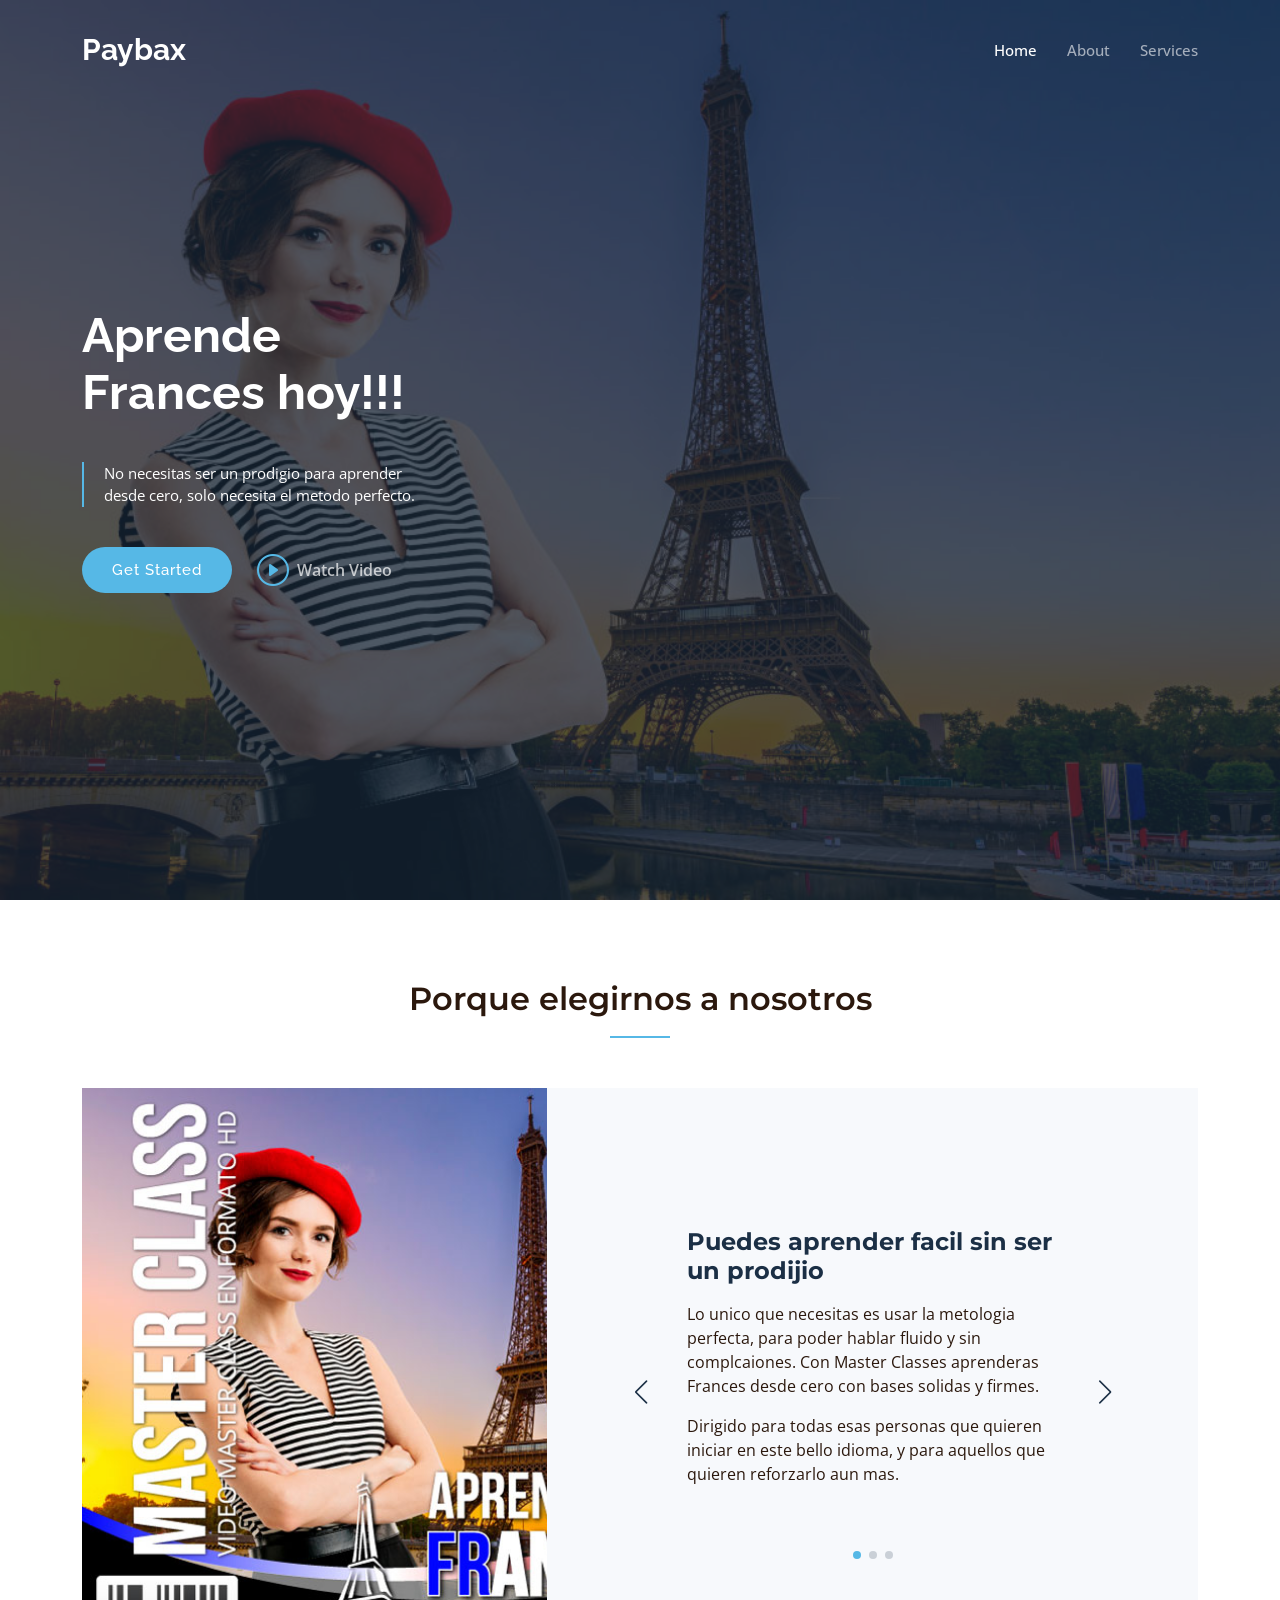
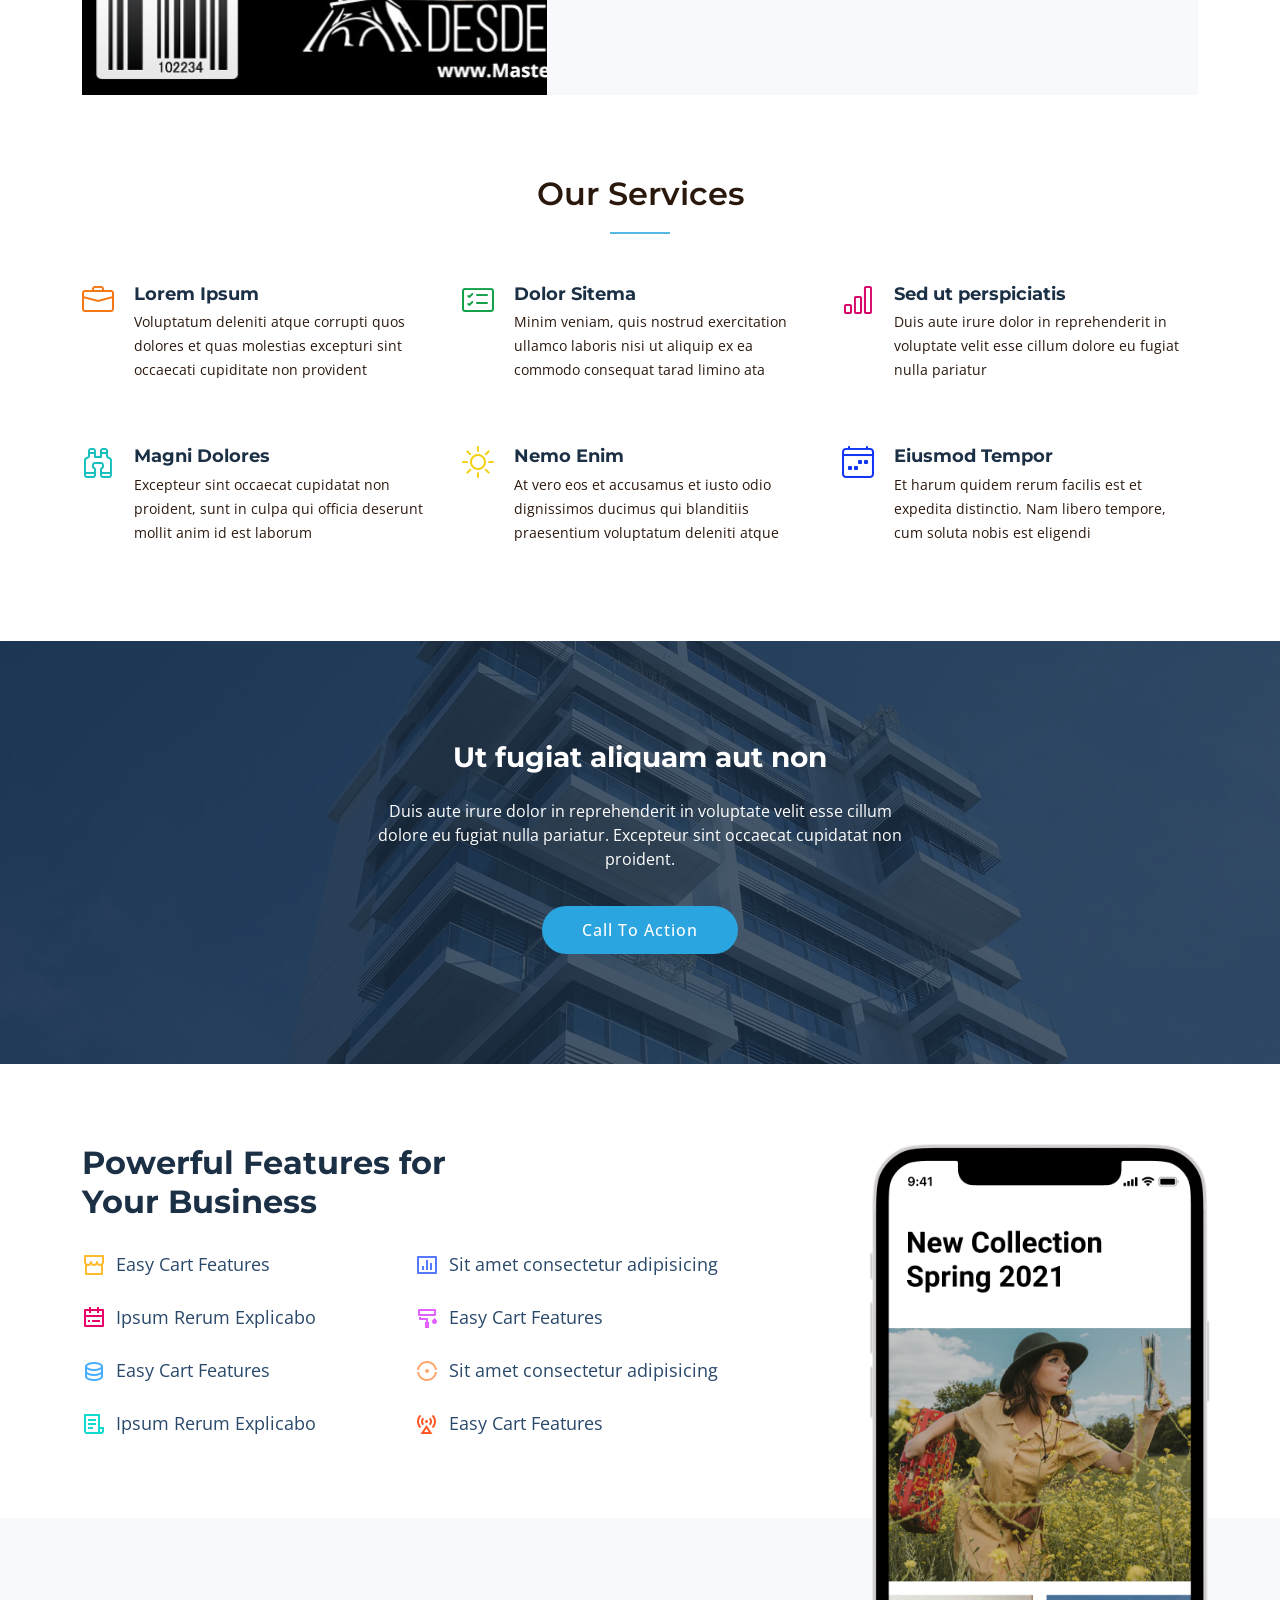
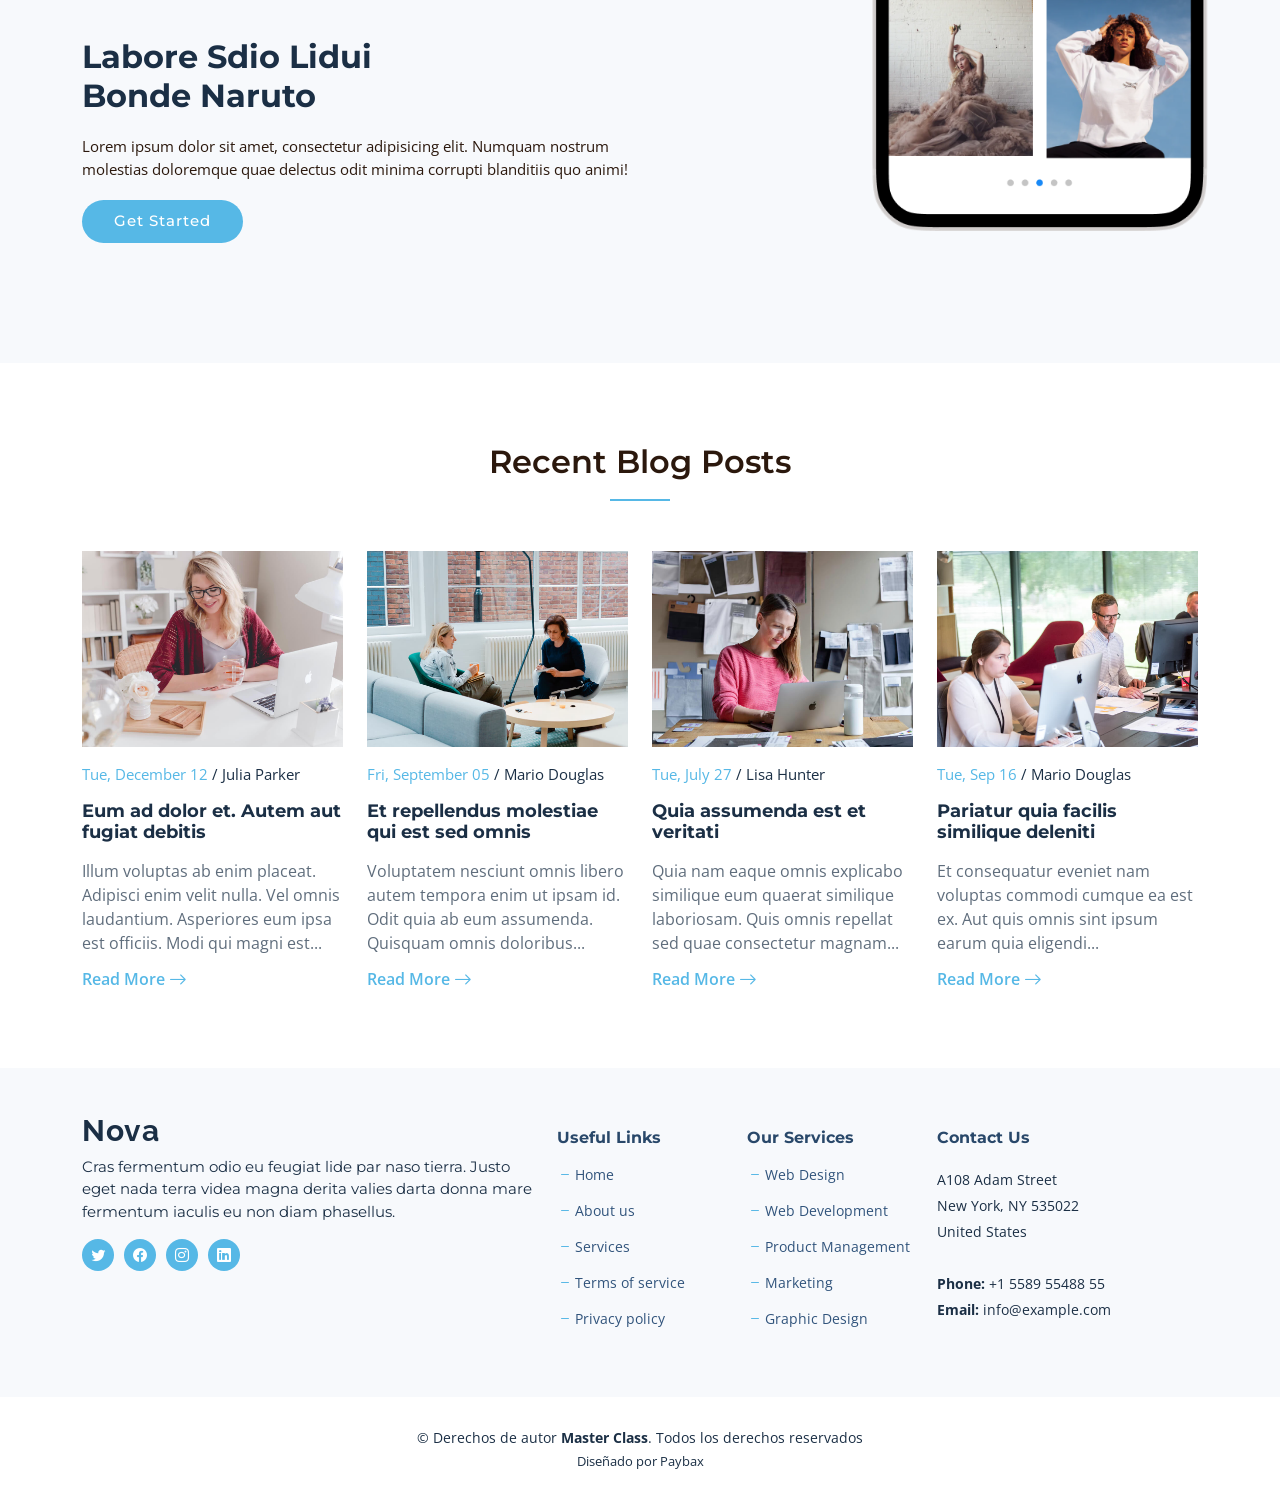
<file: index.html>
<!DOCTYPE html>
<html lang="en">

<head>
  <meta charset="utf-8">
  <meta content="width=device-width, initial-scale=1.0" name="viewport">

  <title>Curso Frances</title>
  <meta content="" name="description">
  <meta content="" name="keywords">

  <!-- Favicons -->
  <link href="assets/img/Logo Paybax.png" rel="icon">
  <link href="assets/img/apple-touch-icon.png" rel="apple-touch-icon">

  <!-- Google Fonts -->
  <link rel="preconnect" href="https://fonts.googleapis.com">
  <link rel="preconnect" href="https://fonts.gstatic.com" crossorigin>
  <link href="https://fonts.googleapis.com/css2?family=Open+Sans:ital,wght@0,300;0,400;0,500;0,600;0,700;1,300;1,400;1,600;1,700&family=Montserrat:ital,wght@0,300;0,400;0,500;0,600;0,700;1,300;1,400;1,500;1,600;1,700&family=Raleway:ital,wght@0,300;0,400;0,500;0,600;0,700;1,300;1,400;1,500;1,600;1,700&display=swap" rel="stylesheet">

  <!-- Vendor CSS Files -->
  <link href="assets/vendor/bootstrap/css/bootstrap.min.css" rel="stylesheet">
  <link href="assets/vendor/bootstrap-icons/bootstrap-icons.css" rel="stylesheet">
  <link href="assets/vendor/aos/aos.css" rel="stylesheet">
  <link href="assets/vendor/glightbox/css/glightbox.min.css" rel="stylesheet">
  <link href="assets/vendor/swiper/swiper-bundle.min.css" rel="stylesheet">
  <link href="assets/vendor/remixicon/remixicon.css" rel="stylesheet">

  <!-- Template Main CSS File -->
  <link href="assets/css/main.css" rel="stylesheet">

  <!-- =======================================================
  * Template Name: Nova - v1.3.0
  * Template URL: https://bootstrapmade.com/nova-bootstrap-business-template/
  * Author: BootstrapMade.com
  * License: https://bootstrapmade.com/license/
  ======================================================== -->
</head>

<body class="page-index">

  <!-- ======= Header ======= -->
  <header id="header" class="header d-flex align-items-center fixed-top">
    <div class="container-fluid container-xl d-flex align-items-center justify-content-between">

      <a href="index.html" class="logo d-flex align-items-center">
        <!-- Uncomment the line below if you also wish to use an image logo -->
        <!-- <img src="assets/img/logo.png" alt=""> -->
        <h1 class="d-flex align-items-center">Paybax</h1>
      </a>

      <i class="mobile-nav-toggle mobile-nav-show bi bi-list"></i>
      <i class="mobile-nav-toggle mobile-nav-hide d-none bi bi-x"></i>

      <nav id="navbar" class="navbar">
        <ul>
          <li><a href="index.html" class="active">Home</a></li>
          <li><a href="about.html">About</a></li>
          <li><a href="services.html">Services</a></li>
        </ul>
      </nav><!-- .navbar -->

    </div>
  </header><!-- End Header -->

  <!-- ======= Hero Section ======= -->
  <section id="hero" class="hero d-flex align-items-center">
    <div class="container">
      <div class="row">
        <div class="col-xl-4">
          <h2 data-aos="fade-up">Aprende Frances hoy!!!</h2>
          <blockquote data-aos="fade-up" data-aos-delay="100">
            <p>No necesitas ser un prodigio para aprender desde cero, solo necesita el metodo perfecto.</p>
          </blockquote>
          <div class="d-flex" data-aos="fade-up" data-aos-delay="200">
            <a href="#about" class="btn-get-started">Get Started</a>
            <a href="https://www.youtube.com/watch?v=HutNbDNUkdE" class="glightbox btn-watch-video d-flex align-items-center"><i class="bi bi-play-circle"></i><span>Watch Video</span></a>
          </div>

        </div>
      </div>
    </div>
  </section><!-- End Hero Section -->

  <main id="main">

    <!-- ======= Why Choose Us Section ======= -->
    <section id="why-us" class="why-us">
      <div class="container" data-aos="fade-up">

        <div class="section-header">
          <h2>Porque elegirnos a nosotros</h2>

        </div>

        <div class="row g-0" data-aos="fade-up" data-aos-delay="200">

          <div class="col-xl-5 img-bg" style="background-image: url('assets/img/MasterSello.jpg')"></div>
          <div class="col-xl-7 slides  position-relative">

            <div class="slides-1 swiper">
              <div class="swiper-wrapper">

                <div class="swiper-slide">
                  <div class="item">
                    <h3 class="mb-3">Puedes aprender facil sin ser un prodijio</h3>
                    <p>Lo unico que necesitas es usar la metologia perfecta, para poder hablar fluido
                      y sin complcaiones. Con Master Classes aprenderas Frances desde cero con bases
                      solidas y firmes.
                    </p>
                    <p>
                      Dirigido para todas esas personas que quieren iniciar en este bello idioma, y para
                      aquellos que quieren reforzarlo aun mas.
                    </p>
                  </div>
                </div><!-- End slide item -->

                <div class="swiper-slide">
                  <div class="item">
                    <h3 class="mb-3">¿Que vas a lograr?</h3>
                    <p>Lograras hablar muy fluidamente, podras practicar tus habilidades a traves de herramientas
                      y presentaciones con el idioma, podras aprender y corregir los sonidos mas
                      dificil para los hispanohablantes aprendiendo Frances.
                    </p>
                    <p>Ademas de herramientas que te daran confianza y seguridad en ti para
                      poder empezar con bases firmes en este idioma.
                    </p>
                  </div>
                </div><!-- End slide item -->

                <div class="swiper-slide">
                  <div class="item">
                    <h3 class="mb-3">Como lo vas a lograr</h3>
                    <h4 class="mb-3">Necessitatibus voluptatibus explicabo dolores a vitae voluptatum.</h4>
                    <p>Neque voluptates aut. Soluta aut perspiciatis porro deserunt. Voluptate ut itaque velit. Aut consectetur voluptatem aspernatur sequi sit laborum. Voluptas enim dolorum fugiat aut.</p>
                  </div>
                </div><!-- End slide item -->
              </div>
              <div class="swiper-pagination"></div>
            </div>
            <div class="swiper-button-prev"></div>
            <div class="swiper-button-next"></div>
          </div>

        </div>

      </div>
    </section><!-- End Why Choose Us Section -->

    <!-- ======= Our Services Section ======= -->
    <section id="services-list" class="services-list">
      <div class="container" data-aos="fade-up">

        <div class="section-header">
          <h2>Our Services</h2>

        </div>

        <div class="row gy-5">

          <div class="col-lg-4 col-md-6 service-item d-flex" data-aos="fade-up" data-aos-delay="100">
            <div class="icon flex-shrink-0"><i class="bi bi-briefcase" style="color: #f57813;"></i></div>
            <div>
              <h4 class="title"><a href="#" class="stretched-link">Lorem Ipsum</a></h4>
              <p class="description">Voluptatum deleniti atque corrupti quos dolores et quas molestias excepturi sint occaecati cupiditate non provident</p>
            </div>
          </div>
          <!-- End Service Item -->

          <div class="col-lg-4 col-md-6 service-item d-flex" data-aos="fade-up" data-aos-delay="200">
            <div class="icon flex-shrink-0"><i class="bi bi-card-checklist" style="color: #15a04a;"></i></div>
            <div>
              <h4 class="title"><a href="#" class="stretched-link">Dolor Sitema</a></h4>
              <p class="description">Minim veniam, quis nostrud exercitation ullamco laboris nisi ut aliquip ex ea commodo consequat tarad limino ata</p>
            </div>
          </div><!-- End Service Item -->

          <div class="col-lg-4 col-md-6 service-item d-flex" data-aos="fade-up" data-aos-delay="300">
            <div class="icon flex-shrink-0"><i class="bi bi-bar-chart" style="color: #d90769;"></i></div>
            <div>
              <h4 class="title"><a href="#" class="stretched-link">Sed ut perspiciatis</a></h4>
              <p class="description">Duis aute irure dolor in reprehenderit in voluptate velit esse cillum dolore eu fugiat nulla pariatur</p>
            </div>
          </div><!-- End Service Item -->

          <div class="col-lg-4 col-md-6 service-item d-flex" data-aos="fade-up" data-aos-delay="400">
            <div class="icon flex-shrink-0"><i class="bi bi-binoculars" style="color: #15bfbc;"></i></div>
            <div>
              <h4 class="title"><a href="#" class="stretched-link">Magni Dolores</a></h4>
              <p class="description">Excepteur sint occaecat cupidatat non proident, sunt in culpa qui officia deserunt mollit anim id est laborum</p>
            </div>
          </div><!-- End Service Item -->

          <div class="col-lg-4 col-md-6 service-item d-flex" data-aos="fade-up" data-aos-delay="500">
            <div class="icon flex-shrink-0"><i class="bi bi-brightness-high" style="color: #f5cf13;"></i></div>
            <div>
              <h4 class="title"><a href="#" class="stretched-link">Nemo Enim</a></h4>
              <p class="description">At vero eos et accusamus et iusto odio dignissimos ducimus qui blanditiis praesentium voluptatum deleniti atque</p>
            </div>
          </div><!-- End Service Item -->

          <div class="col-lg-4 col-md-6 service-item d-flex" data-aos="fade-up" data-aos-delay="600">
            <div class="icon flex-shrink-0"><i class="bi bi-calendar4-week" style="color: #1335f5;"></i></div>
            <div>
              <h4 class="title"><a href="#" class="stretched-link">Eiusmod Tempor</a></h4>
              <p class="description">Et harum quidem rerum facilis est et expedita distinctio. Nam libero tempore, cum soluta nobis est eligendi</p>
            </div>
          </div><!-- End Service Item -->

        </div>

      </div>
    </section><!-- End Our Services Section -->

    <!-- ======= Call To Action Section ======= -->
    <section id="call-to-action" class="call-to-action">
      <div class="container" data-aos="fade-up">
        <div class="row justify-content-center">
          <div class="col-lg-6 text-center">
            <h3>Ut fugiat aliquam aut non</h3>
            <p>Duis aute irure dolor in reprehenderit in voluptate velit esse cillum dolore eu fugiat nulla pariatur. Excepteur sint occaecat cupidatat non proident.</p>
            <a class="cta-btn" href="#">Call To Action</a>
          </div>
        </div>

      </div>
    </section><!-- End Call To Action Section -->

    <!-- ======= Features Section ======= -->
    <section id="features" class="features">

      <div class="container" data-aos="fade-up">
        <div class="row">
          <div class="col-lg-7" data-aos="fade-up" data-aos-delay="100">
            <h3>Powerful Features for <br>Your Business</h3>

            <div class="row gy-4">

              <div class="col-md-6">
                <div class="icon-list d-flex">
                  <i class="ri-store-line" style="color: #ffbb2c;"></i>
                  <span>Easy Cart Features</span>
                </div>
              </div><!-- End Icon List Item-->

              <div class="col-md-6">
                <div class="icon-list d-flex">
                  <i class="ri-bar-chart-box-line" style="color: #5578ff;"></i>
                  <span>Sit amet consectetur adipisicing</span>
                </div>
              </div><!-- End Icon List Item-->

              <div class="col-md-6">
                <div class="icon-list d-flex">
                  <i class="ri-calendar-todo-line" style="color: #e80368;"></i>
                  <span>Ipsum Rerum Explicabo</span>
                </div>
              </div><!-- End Icon List Item-->

              <div class="col-md-6">
                <div class="icon-list d-flex">
                  <i class="ri-paint-brush-line" style="color: #e361ff;"></i>
                  <span>Easy Cart Features</span>
                </div>
              </div><!-- End Icon List Item-->

              <div class="col-md-6">
                <div class="icon-list d-flex">
                  <i class="ri-database-2-line" style="color: #47aeff;"></i>
                  <span>Easy Cart Features</span>
                </div>
              </div><!-- End Icon List Item-->

              <div class="col-md-6">
                <div class="icon-list d-flex">
                  <i class="ri-gradienter-line" style="color: #ffa76e;"></i>
                  <span>Sit amet consectetur adipisicing</span>
                </div>
              </div><!-- End Icon List Item-->

              <div class="col-md-6">
                <div class="icon-list d-flex">
                  <i class="ri-file-list-3-line" style="color: #11dbcf;"></i>
                  <span>Ipsum Rerum Explicabo</span>
                </div>
              </div><!-- End Icon List Item-->

              <div class="col-md-6">
                <div class="icon-list d-flex">
                  <i class="ri-base-station-line" style="color: #ff5828;"></i>
                  <span>Easy Cart Features</span>
                </div>
              </div><!-- End Icon List Item-->
            </div>
          </div>
          <div class="col-lg-5 position-relative" data-aos="fade-up" data-aos-delay="200">
            <div class="phone-wrap">
              <img src="assets/img/iphone.png" alt="Image" class="img-fluid">
            </div>
          </div>
        </div>

      </div>

      <div class="details">
        <div class="container" data-aos="fade-up" data-aos-delay="300">
          <div class="row">
            <div class="col-md-6">
              <h4>Labore Sdio Lidui<br>Bonde Naruto</h4>
              <p>Lorem ipsum dolor sit amet, consectetur adipisicing elit. Numquam nostrum molestias doloremque quae delectus odit minima corrupti blanditiis quo animi!</p>
              <a href="#about" class="btn-get-started">Get Started</a>
            </div>
          </div>

        </div>
      </div>

    </section><!-- End Features Section -->

    <!-- ======= Recent Blog Posts Section ======= -->
    <section id="recent-posts" class="recent-posts">
      <div class="container" data-aos="fade-up">

        <div class="section-header">
          <h2>Recent Blog Posts</h2>

        </div>

        <div class="row gy-5">

          <div class="col-xl-3 col-md-6" data-aos="fade-up" data-aos-delay="100">
            <div class="post-box">
              <div class="post-img"><img src="assets/img/blog/blog-1.jpg" class="img-fluid" alt=""></div>
              <div class="meta">
                <span class="post-date">Tue, December 12</span>
                <span class="post-author"> / Julia Parker</span>
              </div>
              <h3 class="post-title">Eum ad dolor et. Autem aut fugiat debitis</h3>
              <p>Illum voluptas ab enim placeat. Adipisci enim velit nulla. Vel omnis laudantium. Asperiores eum ipsa est officiis. Modi qui magni est...</p>
              <a href="blog-details.html" class="readmore stretched-link"><span>Read More</span><i class="bi bi-arrow-right"></i></a>
            </div>
          </div>

          <div class="col-xl-3 col-md-6" data-aos="fade-up" data-aos-delay="200">
            <div class="post-box">
              <div class="post-img"><img src="assets/img/blog/blog-2.jpg" class="img-fluid" alt=""></div>
              <div class="meta">
                <span class="post-date">Fri, September 05</span>
                <span class="post-author"> / Mario Douglas</span>
              </div>
              <h3 class="post-title">Et repellendus molestiae qui est sed omnis</h3>
              <p>Voluptatem nesciunt omnis libero autem tempora enim ut ipsam id. Odit quia ab eum assumenda. Quisquam omnis doloribus...</p>
              <a href="blog-details.html" class="readmore stretched-link"><span>Read More</span><i class="bi bi-arrow-right"></i></a>
            </div>
          </div>

          <div class="col-xl-3 col-md-6" data-aos="fade-up" data-aos-delay="300">
            <div class="post-box">
              <div class="post-img"><img src="assets/img/blog/blog-3.jpg" class="img-fluid" alt=""></div>
              <div class="meta">
                <span class="post-date">Tue, July 27</span>
                <span class="post-author"> / Lisa Hunter</span>
              </div>
              <h3 class="post-title">Quia assumenda est et veritati</h3>
              <p>Quia nam eaque omnis explicabo similique eum quaerat similique laboriosam. Quis omnis repellat sed quae consectetur magnam...</p>
              <a href="blog-details.html" class="readmore stretched-link"><span>Read More</span><i class="bi bi-arrow-right"></i></a>
            </div>
          </div>

          <div class="col-xl-3 col-md-6" data-aos="fade-up" data-aos-delay="400">
            <div class="post-box">
              <div class="post-img"><img src="assets/img/blog/blog-4.jpg" class="img-fluid" alt=""></div>
              <div class="meta">
                <span class="post-date">Tue, Sep 16</span>
                <span class="post-author"> / Mario Douglas</span>
              </div>
              <h3 class="post-title">Pariatur quia facilis similique deleniti</h3>
              <p>Et consequatur eveniet nam voluptas commodi cumque ea est ex. Aut quis omnis sint ipsum earum quia eligendi...</p>
              <a href="blog-details.html" class="readmore stretched-link"><span>Read More</span><i class="bi bi-arrow-right"></i></a>
            </div>
          </div>

        </div>

      </div>
    </section><!-- End Recent Blog Posts Section -->

  </main><!-- End #main -->

  <!-- ======= Footer ======= -->
  <footer id="footer" class="footer">

    <div class="footer-content">
      <div class="container">
        <div class="row gy-4">
          <div class="col-lg-5 col-md-12 footer-info">
            <a href="index.html" class="logo d-flex align-items-center">
              <span>Nova</span>
            </a>
            <p>Cras fermentum odio eu feugiat lide par naso tierra. Justo eget nada terra videa magna derita valies darta donna mare fermentum iaculis eu non diam phasellus.</p>
            <div class="social-links d-flex  mt-3">
              <a href="#" class="twitter"><i class="bi bi-twitter"></i></a>
              <a href="#" class="facebook"><i class="bi bi-facebook"></i></a>
              <a href="#" class="instagram"><i class="bi bi-instagram"></i></a>
              <a href="#" class="linkedin"><i class="bi bi-linkedin"></i></a>
            </div>
          </div>

          <div class="col-lg-2 col-6 footer-links">
            <h4>Useful Links</h4>
            <ul>
              <li><i class="bi bi-dash"></i> <a href="#">Home</a></li>
              <li><i class="bi bi-dash"></i> <a href="#">About us</a></li>
              <li><i class="bi bi-dash"></i> <a href="#">Services</a></li>
              <li><i class="bi bi-dash"></i> <a href="#">Terms of service</a></li>
              <li><i class="bi bi-dash"></i> <a href="#">Privacy policy</a></li>
            </ul>
          </div>

          <div class="col-lg-2 col-6 footer-links">
            <h4>Our Services</h4>
            <ul>
              <li><i class="bi bi-dash"></i> <a href="#">Web Design</a></li>
              <li><i class="bi bi-dash"></i> <a href="#">Web Development</a></li>
              <li><i class="bi bi-dash"></i> <a href="#">Product Management</a></li>
              <li><i class="bi bi-dash"></i> <a href="#">Marketing</a></li>
              <li><i class="bi bi-dash"></i> <a href="#">Graphic Design</a></li>
            </ul>
          </div>

          <div class="col-lg-3 col-md-12 footer-contact text-center text-md-start">
            <h4>Contact Us</h4>
            <p>
              A108 Adam Street <br>
              New York, NY 535022<br>
              United States <br><br>
              <strong>Phone:</strong> +1 5589 55488 55<br>
              <strong>Email:</strong> info@example.com<br>
            </p>

          </div>

        </div>
      </div>
    </div>

    <div class="footer-legal">
      <div class="container">
        <div class="copyright">
          &copy; Derechos de autor <strong><span>Master Class</span></strong>. Todos los derechos reservados
        </div>
        <div class="credits">
          <!-- All the links in the footer should remain intact. -->
          <!-- You can delete the links only if you purchased the pro version. -->
          <!-- Licensing information: https://bootstrapmade.com/license/ -->
          <!-- Purchase the pro version with working PHP/AJAX contact form: https://bootstrapmade.com/nova-bootstrap-business-template/ -->
          Diseñado por Paybax</a>
        </div>
      </div>
    </div>
  </footer><!-- End Footer -->
  <!-- End Footer -->

  <a href="#" class="scroll-top d-flex align-items-center justify-content-center"><i class="bi bi-arrow-up-short"></i></a>

  <div id="preloader"></div>

  <!-- Vendor JS Files -->
  <script src="assets/vendor/bootstrap/js/bootstrap.bundle.min.js"></script>
  <script src="assets/vendor/aos/aos.js"></script>
  <script src="assets/vendor/glightbox/js/glightbox.min.js"></script>
  <script src="assets/vendor/swiper/swiper-bundle.min.js"></script>
  <script src="assets/vendor/isotope-layout/isotope.pkgd.min.js"></script>
  <script src="assets/vendor/php-email-form/validate.js"></script>

  <!-- Template Main JS File -->
  <script src="assets/js/main.js"></script>

</body>

</html>
</file>
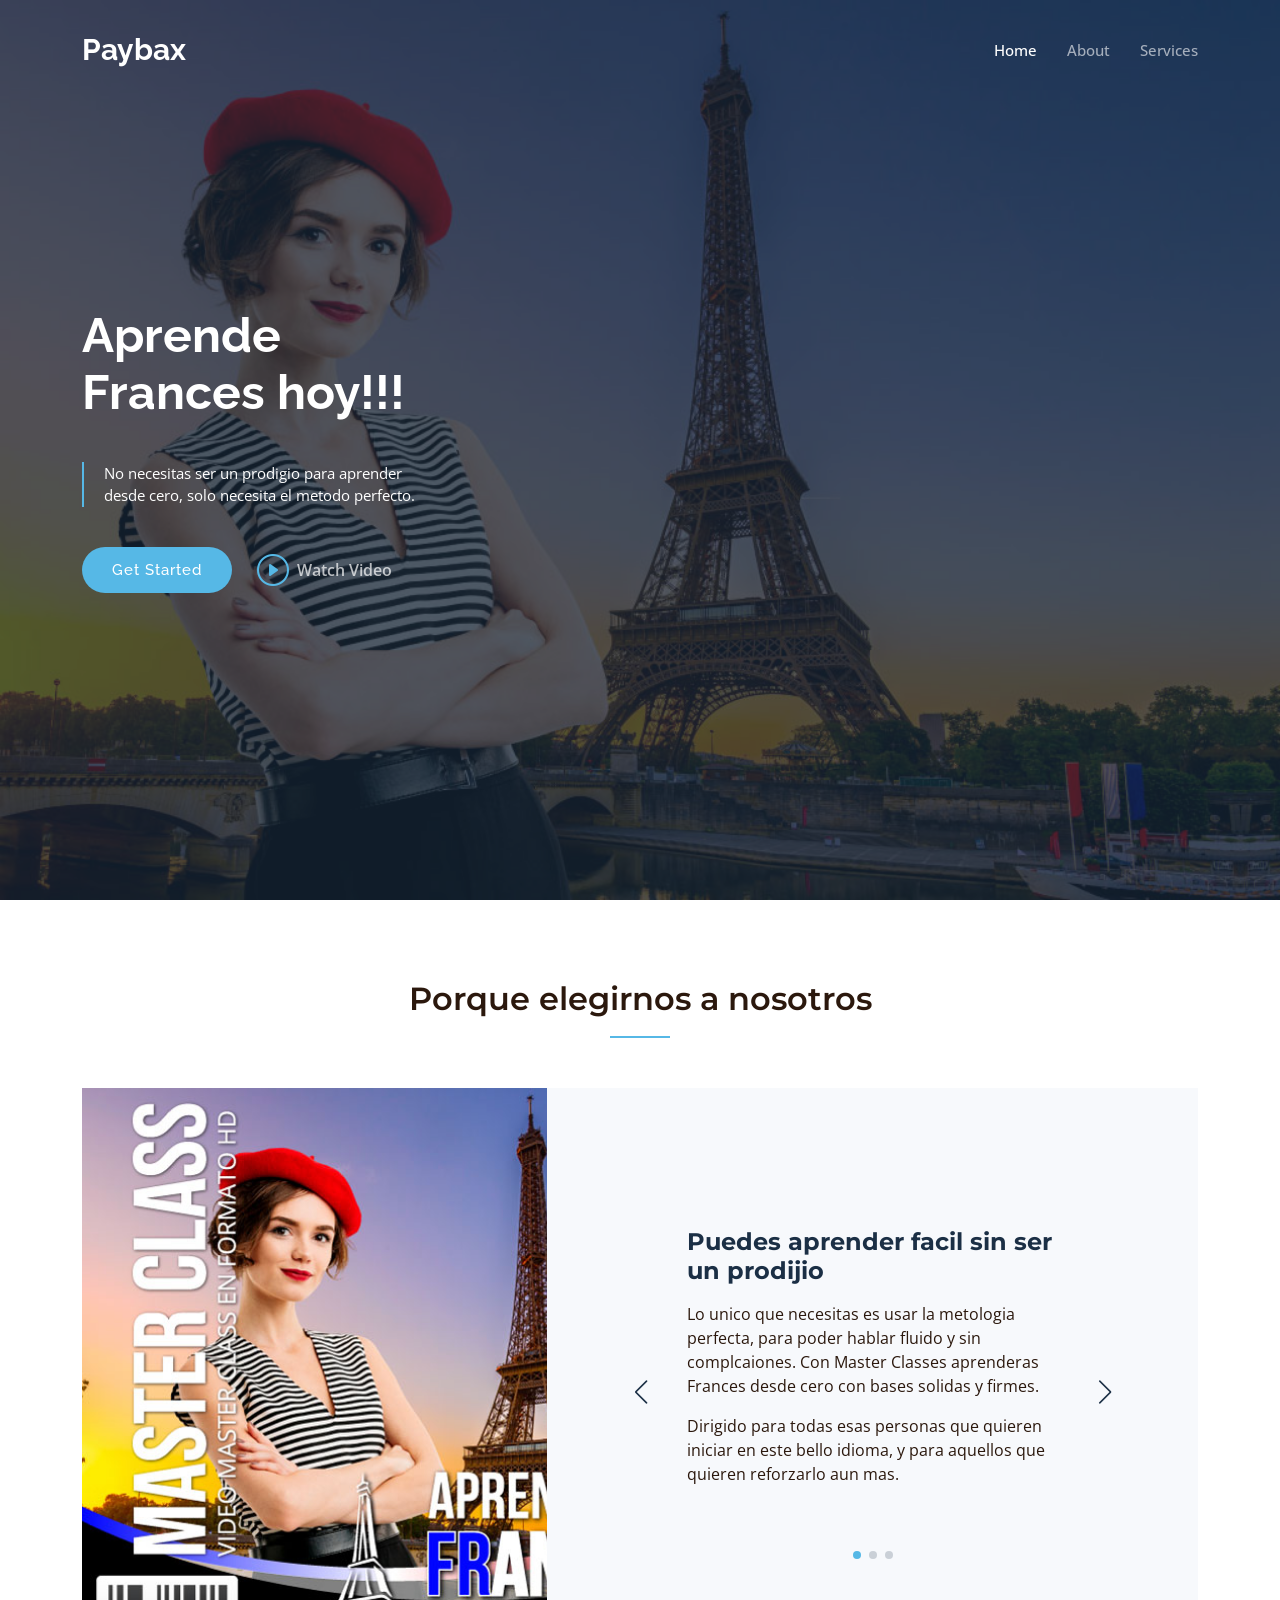
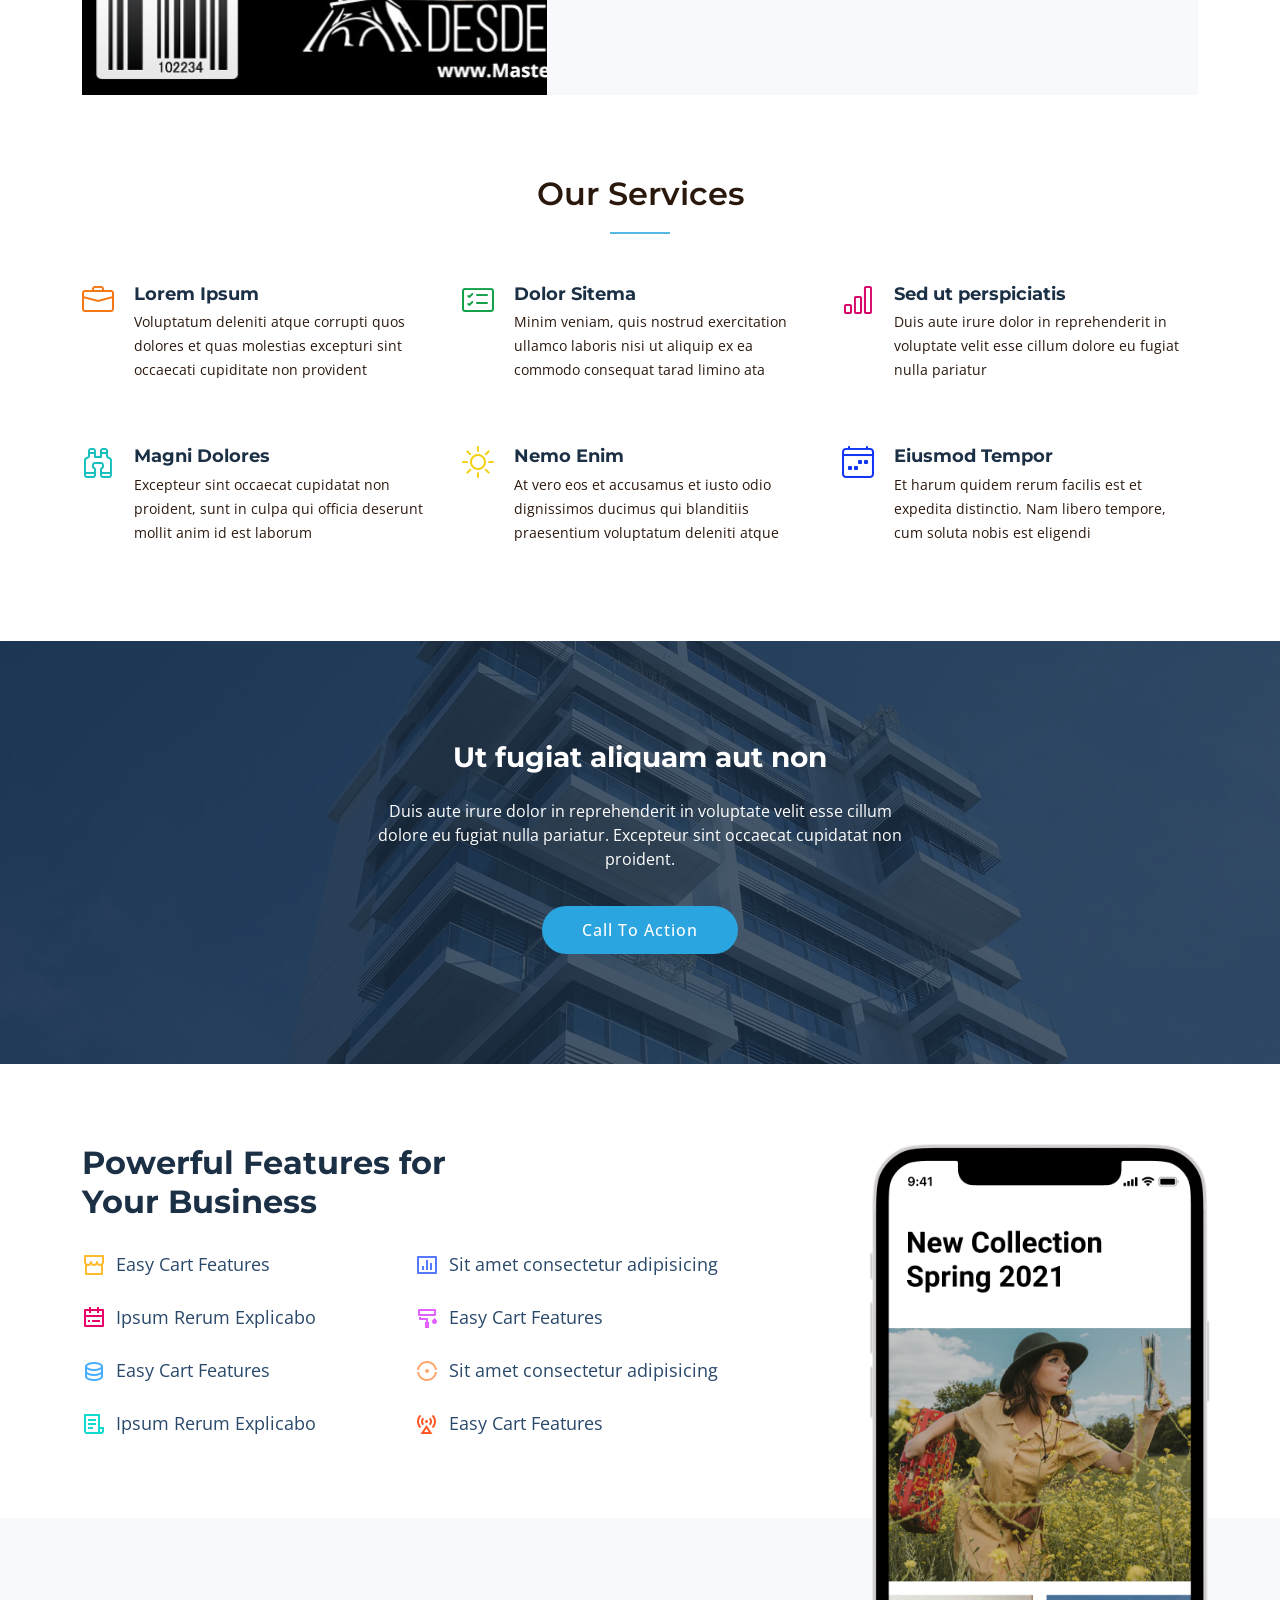
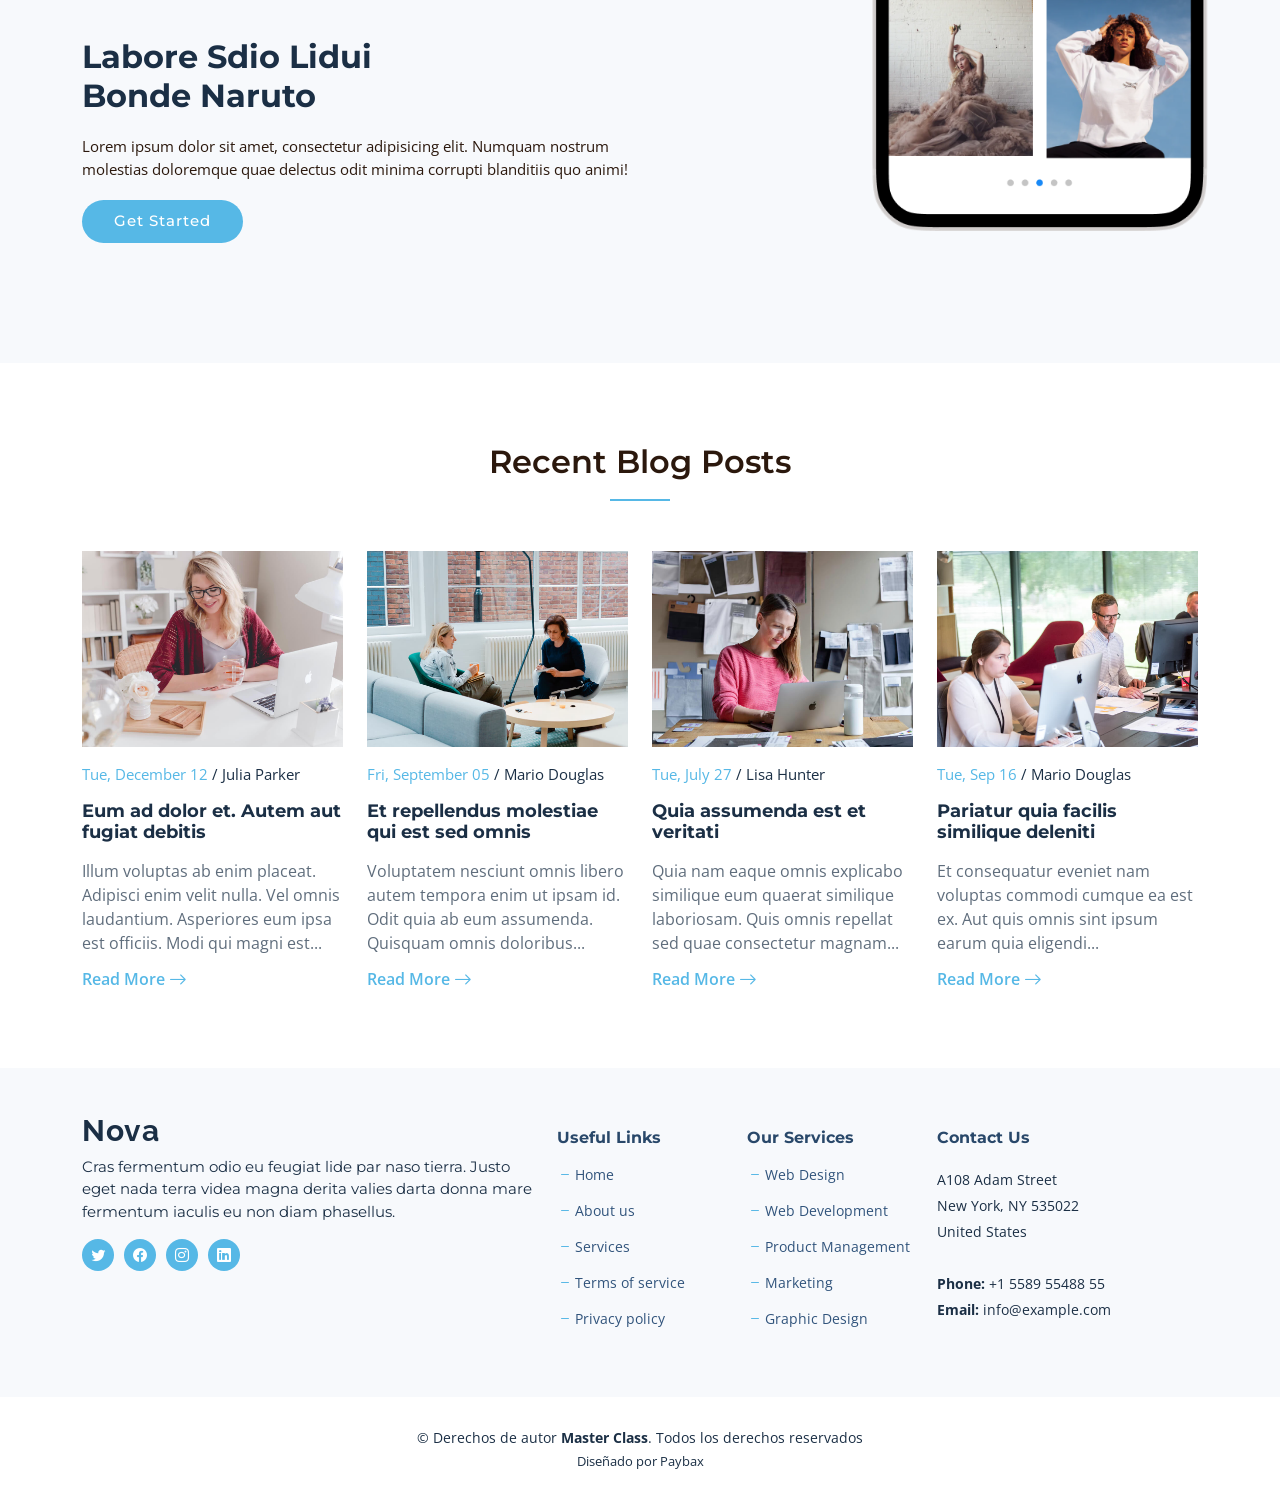
<file: Nova/index.html>
<!DOCTYPE html>
<html lang="en">

<head>
  <meta charset="utf-8">
  <meta content="width=device-width, initial-scale=1.0" name="viewport">

  <title>Curso Frances</title>
  <meta content="" name="description">
  <meta content="" name="keywords">

  <!-- Favicons -->
  <link href="assets/img/Logo Paybax.png" rel="icon">
  <link href="assets/img/apple-touch-icon.png" rel="apple-touch-icon">

  <!-- Google Fonts -->
  <link rel="preconnect" href="https://fonts.googleapis.com">
  <link rel="preconnect" href="https://fonts.gstatic.com" crossorigin>
  <link href="https://fonts.googleapis.com/css2?family=Open+Sans:ital,wght@0,300;0,400;0,500;0,600;0,700;1,300;1,400;1,600;1,700&family=Montserrat:ital,wght@0,300;0,400;0,500;0,600;0,700;1,300;1,400;1,500;1,600;1,700&family=Raleway:ital,wght@0,300;0,400;0,500;0,600;0,700;1,300;1,400;1,500;1,600;1,700&display=swap" rel="stylesheet">

  <!-- Vendor CSS Files -->
  <link href="assets/vendor/bootstrap/css/bootstrap.min.css" rel="stylesheet">
  <link href="assets/vendor/bootstrap-icons/bootstrap-icons.css" rel="stylesheet">
  <link href="assets/vendor/aos/aos.css" rel="stylesheet">
  <link href="assets/vendor/glightbox/css/glightbox.min.css" rel="stylesheet">
  <link href="assets/vendor/swiper/swiper-bundle.min.css" rel="stylesheet">
  <link href="assets/vendor/remixicon/remixicon.css" rel="stylesheet">

  <!-- Template Main CSS File -->
  <link href="assets/css/main.css" rel="stylesheet">

  <!-- =======================================================
  * Template Name: Nova - v1.3.0
  * Template URL: https://bootstrapmade.com/nova-bootstrap-business-template/
  * Author: BootstrapMade.com
  * License: https://bootstrapmade.com/license/
  ======================================================== -->
</head>

<body class="page-index">

  <!-- ======= Header ======= -->
  <header id="header" class="header d-flex align-items-center fixed-top">
    <div class="container-fluid container-xl d-flex align-items-center justify-content-between">

      <a href="index.html" class="logo d-flex align-items-center">
        <!-- Uncomment the line below if you also wish to use an image logo -->
        <!-- <img src="assets/img/logo.png" alt=""> -->
        <h1 class="d-flex align-items-center">Paybax</h1>
      </a>

      <i class="mobile-nav-toggle mobile-nav-show bi bi-list"></i>
      <i class="mobile-nav-toggle mobile-nav-hide d-none bi bi-x"></i>

      <nav id="navbar" class="navbar">
        <ul>
          <li><a href="index.html" class="active">Home</a></li>
          <li><a href="about.html">About</a></li>
          <li><a href="services.html">Services</a></li>
        </ul>
      </nav><!-- .navbar -->

    </div>
  </header><!-- End Header -->

  <!-- ======= Hero Section ======= -->
  <section id="hero" class="hero d-flex align-items-center">
    <div class="container">
      <div class="row">
        <div class="col-xl-4">
          <h2 data-aos="fade-up">Aprende Frances hoy!!!</h2>
          <blockquote data-aos="fade-up" data-aos-delay="100">
            <p>No necesitas ser un prodigio para aprender desde cero, solo necesita el metodo perfecto.</p>
          </blockquote>
          <div class="d-flex" data-aos="fade-up" data-aos-delay="200">
            <a href="#about" class="btn-get-started">Get Started</a>
            <a href="https://www.youtube.com/watch?v=HutNbDNUkdE" class="glightbox btn-watch-video d-flex align-items-center"><i class="bi bi-play-circle"></i><span>Watch Video</span></a>
          </div>

        </div>
      </div>
    </div>
  </section><!-- End Hero Section -->

  <main id="main">

    <!-- ======= Why Choose Us Section ======= -->
    <section id="why-us" class="why-us">
      <div class="container" data-aos="fade-up">

        <div class="section-header">
          <h2>Porque elegirnos a nosotros</h2>

        </div>

        <div class="row g-0" data-aos="fade-up" data-aos-delay="200">

          <div class="col-xl-5 img-bg" style="background-image: url('assets/img/MasterSello.jpg')"></div>
          <div class="col-xl-7 slides  position-relative">

            <div class="slides-1 swiper">
              <div class="swiper-wrapper">

                <div class="swiper-slide">
                  <div class="item">
                    <h3 class="mb-3">Puedes aprender facil sin ser un prodijio</h3>
                    <p>Lo unico que necesitas es usar la metologia perfecta, para poder hablar fluido
                      y sin complcaiones. Con Master Classes aprenderas Frances desde cero con bases
                      solidas y firmes.
                    </p>
                    <p>
                      Dirigido para todas esas personas que quieren iniciar en este bello idioma, y para
                      aquellos que quieren reforzarlo aun mas.
                    </p>
                  </div>
                </div><!-- End slide item -->

                <div class="swiper-slide">
                  <div class="item">
                    <h3 class="mb-3">¿Que vas a lograr?</h3>
                    <p>Lograras hablar muy fluidamente, podras practicar tus habilidades a traves de herramientas
                      y presentaciones con el idioma, podras aprender y corregir los sonidos mas
                      dificil para los hispanohablantes aprendiendo Frances.
                    </p>
                    <p>Ademas de herramientas que te daran confianza y seguridad en ti para
                      poder empezar con bases firmes en este idioma.
                    </p>
                  </div>
                </div><!-- End slide item -->

                <div class="swiper-slide">
                  <div class="item">
                    <h3 class="mb-3">Aliquid non alias minus</h3>
                    <h4 class="mb-3">Necessitatibus voluptatibus explicabo dolores a vitae voluptatum.</h4>
                    <p>Neque voluptates aut. Soluta aut perspiciatis porro deserunt. Voluptate ut itaque velit. Aut consectetur voluptatem aspernatur sequi sit laborum. Voluptas enim dolorum fugiat aut.</p>
                  </div>
                </div><!-- End slide item -->
              </div>
              <div class="swiper-pagination"></div>
            </div>
            <div class="swiper-button-prev"></div>
            <div class="swiper-button-next"></div>
          </div>

        </div>

      </div>
    </section><!-- End Why Choose Us Section -->

    <!-- ======= Our Services Section ======= -->
    <section id="services-list" class="services-list">
      <div class="container" data-aos="fade-up">

        <div class="section-header">
          <h2>Our Services</h2>

        </div>

        <div class="row gy-5">

          <div class="col-lg-4 col-md-6 service-item d-flex" data-aos="fade-up" data-aos-delay="100">
            <div class="icon flex-shrink-0"><i class="bi bi-briefcase" style="color: #f57813;"></i></div>
            <div>
              <h4 class="title"><a href="#" class="stretched-link">Lorem Ipsum</a></h4>
              <p class="description">Voluptatum deleniti atque corrupti quos dolores et quas molestias excepturi sint occaecati cupiditate non provident</p>
            </div>
          </div>
          <!-- End Service Item -->

          <div class="col-lg-4 col-md-6 service-item d-flex" data-aos="fade-up" data-aos-delay="200">
            <div class="icon flex-shrink-0"><i class="bi bi-card-checklist" style="color: #15a04a;"></i></div>
            <div>
              <h4 class="title"><a href="#" class="stretched-link">Dolor Sitema</a></h4>
              <p class="description">Minim veniam, quis nostrud exercitation ullamco laboris nisi ut aliquip ex ea commodo consequat tarad limino ata</p>
            </div>
          </div><!-- End Service Item -->

          <div class="col-lg-4 col-md-6 service-item d-flex" data-aos="fade-up" data-aos-delay="300">
            <div class="icon flex-shrink-0"><i class="bi bi-bar-chart" style="color: #d90769;"></i></div>
            <div>
              <h4 class="title"><a href="#" class="stretched-link">Sed ut perspiciatis</a></h4>
              <p class="description">Duis aute irure dolor in reprehenderit in voluptate velit esse cillum dolore eu fugiat nulla pariatur</p>
            </div>
          </div><!-- End Service Item -->

          <div class="col-lg-4 col-md-6 service-item d-flex" data-aos="fade-up" data-aos-delay="400">
            <div class="icon flex-shrink-0"><i class="bi bi-binoculars" style="color: #15bfbc;"></i></div>
            <div>
              <h4 class="title"><a href="#" class="stretched-link">Magni Dolores</a></h4>
              <p class="description">Excepteur sint occaecat cupidatat non proident, sunt in culpa qui officia deserunt mollit anim id est laborum</p>
            </div>
          </div><!-- End Service Item -->

          <div class="col-lg-4 col-md-6 service-item d-flex" data-aos="fade-up" data-aos-delay="500">
            <div class="icon flex-shrink-0"><i class="bi bi-brightness-high" style="color: #f5cf13;"></i></div>
            <div>
              <h4 class="title"><a href="#" class="stretched-link">Nemo Enim</a></h4>
              <p class="description">At vero eos et accusamus et iusto odio dignissimos ducimus qui blanditiis praesentium voluptatum deleniti atque</p>
            </div>
          </div><!-- End Service Item -->

          <div class="col-lg-4 col-md-6 service-item d-flex" data-aos="fade-up" data-aos-delay="600">
            <div class="icon flex-shrink-0"><i class="bi bi-calendar4-week" style="color: #1335f5;"></i></div>
            <div>
              <h4 class="title"><a href="#" class="stretched-link">Eiusmod Tempor</a></h4>
              <p class="description">Et harum quidem rerum facilis est et expedita distinctio. Nam libero tempore, cum soluta nobis est eligendi</p>
            </div>
          </div><!-- End Service Item -->

        </div>

      </div>
    </section><!-- End Our Services Section -->

    <!-- ======= Call To Action Section ======= -->
    <section id="call-to-action" class="call-to-action">
      <div class="container" data-aos="fade-up">
        <div class="row justify-content-center">
          <div class="col-lg-6 text-center">
            <h3>Ut fugiat aliquam aut non</h3>
            <p>Duis aute irure dolor in reprehenderit in voluptate velit esse cillum dolore eu fugiat nulla pariatur. Excepteur sint occaecat cupidatat non proident.</p>
            <a class="cta-btn" href="#">Call To Action</a>
          </div>
        </div>

      </div>
    </section><!-- End Call To Action Section -->

    <!-- ======= Features Section ======= -->
    <section id="features" class="features">

      <div class="container" data-aos="fade-up">
        <div class="row">
          <div class="col-lg-7" data-aos="fade-up" data-aos-delay="100">
            <h3>Powerful Features for <br>Your Business</h3>

            <div class="row gy-4">

              <div class="col-md-6">
                <div class="icon-list d-flex">
                  <i class="ri-store-line" style="color: #ffbb2c;"></i>
                  <span>Easy Cart Features</span>
                </div>
              </div><!-- End Icon List Item-->

              <div class="col-md-6">
                <div class="icon-list d-flex">
                  <i class="ri-bar-chart-box-line" style="color: #5578ff;"></i>
                  <span>Sit amet consectetur adipisicing</span>
                </div>
              </div><!-- End Icon List Item-->

              <div class="col-md-6">
                <div class="icon-list d-flex">
                  <i class="ri-calendar-todo-line" style="color: #e80368;"></i>
                  <span>Ipsum Rerum Explicabo</span>
                </div>
              </div><!-- End Icon List Item-->

              <div class="col-md-6">
                <div class="icon-list d-flex">
                  <i class="ri-paint-brush-line" style="color: #e361ff;"></i>
                  <span>Easy Cart Features</span>
                </div>
              </div><!-- End Icon List Item-->

              <div class="col-md-6">
                <div class="icon-list d-flex">
                  <i class="ri-database-2-line" style="color: #47aeff;"></i>
                  <span>Easy Cart Features</span>
                </div>
              </div><!-- End Icon List Item-->

              <div class="col-md-6">
                <div class="icon-list d-flex">
                  <i class="ri-gradienter-line" style="color: #ffa76e;"></i>
                  <span>Sit amet consectetur adipisicing</span>
                </div>
              </div><!-- End Icon List Item-->

              <div class="col-md-6">
                <div class="icon-list d-flex">
                  <i class="ri-file-list-3-line" style="color: #11dbcf;"></i>
                  <span>Ipsum Rerum Explicabo</span>
                </div>
              </div><!-- End Icon List Item-->

              <div class="col-md-6">
                <div class="icon-list d-flex">
                  <i class="ri-base-station-line" style="color: #ff5828;"></i>
                  <span>Easy Cart Features</span>
                </div>
              </div><!-- End Icon List Item-->
            </div>
          </div>
          <div class="col-lg-5 position-relative" data-aos="fade-up" data-aos-delay="200">
            <div class="phone-wrap">
              <img src="assets/img/iphone.png" alt="Image" class="img-fluid">
            </div>
          </div>
        </div>

      </div>

      <div class="details">
        <div class="container" data-aos="fade-up" data-aos-delay="300">
          <div class="row">
            <div class="col-md-6">
              <h4>Labore Sdio Lidui<br>Bonde Naruto</h4>
              <p>Lorem ipsum dolor sit amet, consectetur adipisicing elit. Numquam nostrum molestias doloremque quae delectus odit minima corrupti blanditiis quo animi!</p>
              <a href="#about" class="btn-get-started">Get Started</a>
            </div>
          </div>

        </div>
      </div>

    </section><!-- End Features Section -->

    <!-- ======= Recent Blog Posts Section ======= -->
    <section id="recent-posts" class="recent-posts">
      <div class="container" data-aos="fade-up">

        <div class="section-header">
          <h2>Recent Blog Posts</h2>

        </div>

        <div class="row gy-5">

          <div class="col-xl-3 col-md-6" data-aos="fade-up" data-aos-delay="100">
            <div class="post-box">
              <div class="post-img"><img src="assets/img/blog/blog-1.jpg" class="img-fluid" alt=""></div>
              <div class="meta">
                <span class="post-date">Tue, December 12</span>
                <span class="post-author"> / Julia Parker</span>
              </div>
              <h3 class="post-title">Eum ad dolor et. Autem aut fugiat debitis</h3>
              <p>Illum voluptas ab enim placeat. Adipisci enim velit nulla. Vel omnis laudantium. Asperiores eum ipsa est officiis. Modi qui magni est...</p>
              <a href="blog-details.html" class="readmore stretched-link"><span>Read More</span><i class="bi bi-arrow-right"></i></a>
            </div>
          </div>

          <div class="col-xl-3 col-md-6" data-aos="fade-up" data-aos-delay="200">
            <div class="post-box">
              <div class="post-img"><img src="assets/img/blog/blog-2.jpg" class="img-fluid" alt=""></div>
              <div class="meta">
                <span class="post-date">Fri, September 05</span>
                <span class="post-author"> / Mario Douglas</span>
              </div>
              <h3 class="post-title">Et repellendus molestiae qui est sed omnis</h3>
              <p>Voluptatem nesciunt omnis libero autem tempora enim ut ipsam id. Odit quia ab eum assumenda. Quisquam omnis doloribus...</p>
              <a href="blog-details.html" class="readmore stretched-link"><span>Read More</span><i class="bi bi-arrow-right"></i></a>
            </div>
          </div>

          <div class="col-xl-3 col-md-6" data-aos="fade-up" data-aos-delay="300">
            <div class="post-box">
              <div class="post-img"><img src="assets/img/blog/blog-3.jpg" class="img-fluid" alt=""></div>
              <div class="meta">
                <span class="post-date">Tue, July 27</span>
                <span class="post-author"> / Lisa Hunter</span>
              </div>
              <h3 class="post-title">Quia assumenda est et veritati</h3>
              <p>Quia nam eaque omnis explicabo similique eum quaerat similique laboriosam. Quis omnis repellat sed quae consectetur magnam...</p>
              <a href="blog-details.html" class="readmore stretched-link"><span>Read More</span><i class="bi bi-arrow-right"></i></a>
            </div>
          </div>

          <div class="col-xl-3 col-md-6" data-aos="fade-up" data-aos-delay="400">
            <div class="post-box">
              <div class="post-img"><img src="assets/img/blog/blog-4.jpg" class="img-fluid" alt=""></div>
              <div class="meta">
                <span class="post-date">Tue, Sep 16</span>
                <span class="post-author"> / Mario Douglas</span>
              </div>
              <h3 class="post-title">Pariatur quia facilis similique deleniti</h3>
              <p>Et consequatur eveniet nam voluptas commodi cumque ea est ex. Aut quis omnis sint ipsum earum quia eligendi...</p>
              <a href="blog-details.html" class="readmore stretched-link"><span>Read More</span><i class="bi bi-arrow-right"></i></a>
            </div>
          </div>

        </div>

      </div>
    </section><!-- End Recent Blog Posts Section -->

  </main><!-- End #main -->

  <!-- ======= Footer ======= -->
  <footer id="footer" class="footer">

    <div class="footer-content">
      <div class="container">
        <div class="row gy-4">
          <div class="col-lg-5 col-md-12 footer-info">
            <a href="index.html" class="logo d-flex align-items-center">
              <span>Nova</span>
            </a>
            <p>Cras fermentum odio eu feugiat lide par naso tierra. Justo eget nada terra videa magna derita valies darta donna mare fermentum iaculis eu non diam phasellus.</p>
            <div class="social-links d-flex  mt-3">
              <a href="#" class="twitter"><i class="bi bi-twitter"></i></a>
              <a href="#" class="facebook"><i class="bi bi-facebook"></i></a>
              <a href="#" class="instagram"><i class="bi bi-instagram"></i></a>
              <a href="#" class="linkedin"><i class="bi bi-linkedin"></i></a>
            </div>
          </div>

          <div class="col-lg-2 col-6 footer-links">
            <h4>Useful Links</h4>
            <ul>
              <li><i class="bi bi-dash"></i> <a href="#">Home</a></li>
              <li><i class="bi bi-dash"></i> <a href="#">About us</a></li>
              <li><i class="bi bi-dash"></i> <a href="#">Services</a></li>
              <li><i class="bi bi-dash"></i> <a href="#">Terms of service</a></li>
              <li><i class="bi bi-dash"></i> <a href="#">Privacy policy</a></li>
            </ul>
          </div>

          <div class="col-lg-2 col-6 footer-links">
            <h4>Our Services</h4>
            <ul>
              <li><i class="bi bi-dash"></i> <a href="#">Web Design</a></li>
              <li><i class="bi bi-dash"></i> <a href="#">Web Development</a></li>
              <li><i class="bi bi-dash"></i> <a href="#">Product Management</a></li>
              <li><i class="bi bi-dash"></i> <a href="#">Marketing</a></li>
              <li><i class="bi bi-dash"></i> <a href="#">Graphic Design</a></li>
            </ul>
          </div>

          <div class="col-lg-3 col-md-12 footer-contact text-center text-md-start">
            <h4>Contact Us</h4>
            <p>
              A108 Adam Street <br>
              New York, NY 535022<br>
              United States <br><br>
              <strong>Phone:</strong> +1 5589 55488 55<br>
              <strong>Email:</strong> info@example.com<br>
            </p>

          </div>

        </div>
      </div>
    </div>

    <div class="footer-legal">
      <div class="container">
        <div class="copyright">
          &copy; Derechos de autor <strong><span>Master Class</span></strong>. Todos los derechos reservados
        </div>
        <div class="credits">
          <!-- All the links in the footer should remain intact. -->
          <!-- You can delete the links only if you purchased the pro version. -->
          <!-- Licensing information: https://bootstrapmade.com/license/ -->
          <!-- Purchase the pro version with working PHP/AJAX contact form: https://bootstrapmade.com/nova-bootstrap-business-template/ -->
          Diseñado por Paybax</a>
        </div>
      </div>
    </div>
  </footer><!-- End Footer -->
  <!-- End Footer -->

  <a href="#" class="scroll-top d-flex align-items-center justify-content-center"><i class="bi bi-arrow-up-short"></i></a>

  <div id="preloader"></div>

  <!-- Vendor JS Files -->
  <script src="assets/vendor/bootstrap/js/bootstrap.bundle.min.js"></script>
  <script src="assets/vendor/aos/aos.js"></script>
  <script src="assets/vendor/glightbox/js/glightbox.min.js"></script>
  <script src="assets/vendor/swiper/swiper-bundle.min.js"></script>
  <script src="assets/vendor/isotope-layout/isotope.pkgd.min.js"></script>
  <script src="assets/vendor/php-email-form/validate.js"></script>

  <!-- Template Main JS File -->
  <script src="assets/js/main.js"></script>

</body>

</html>
</file>
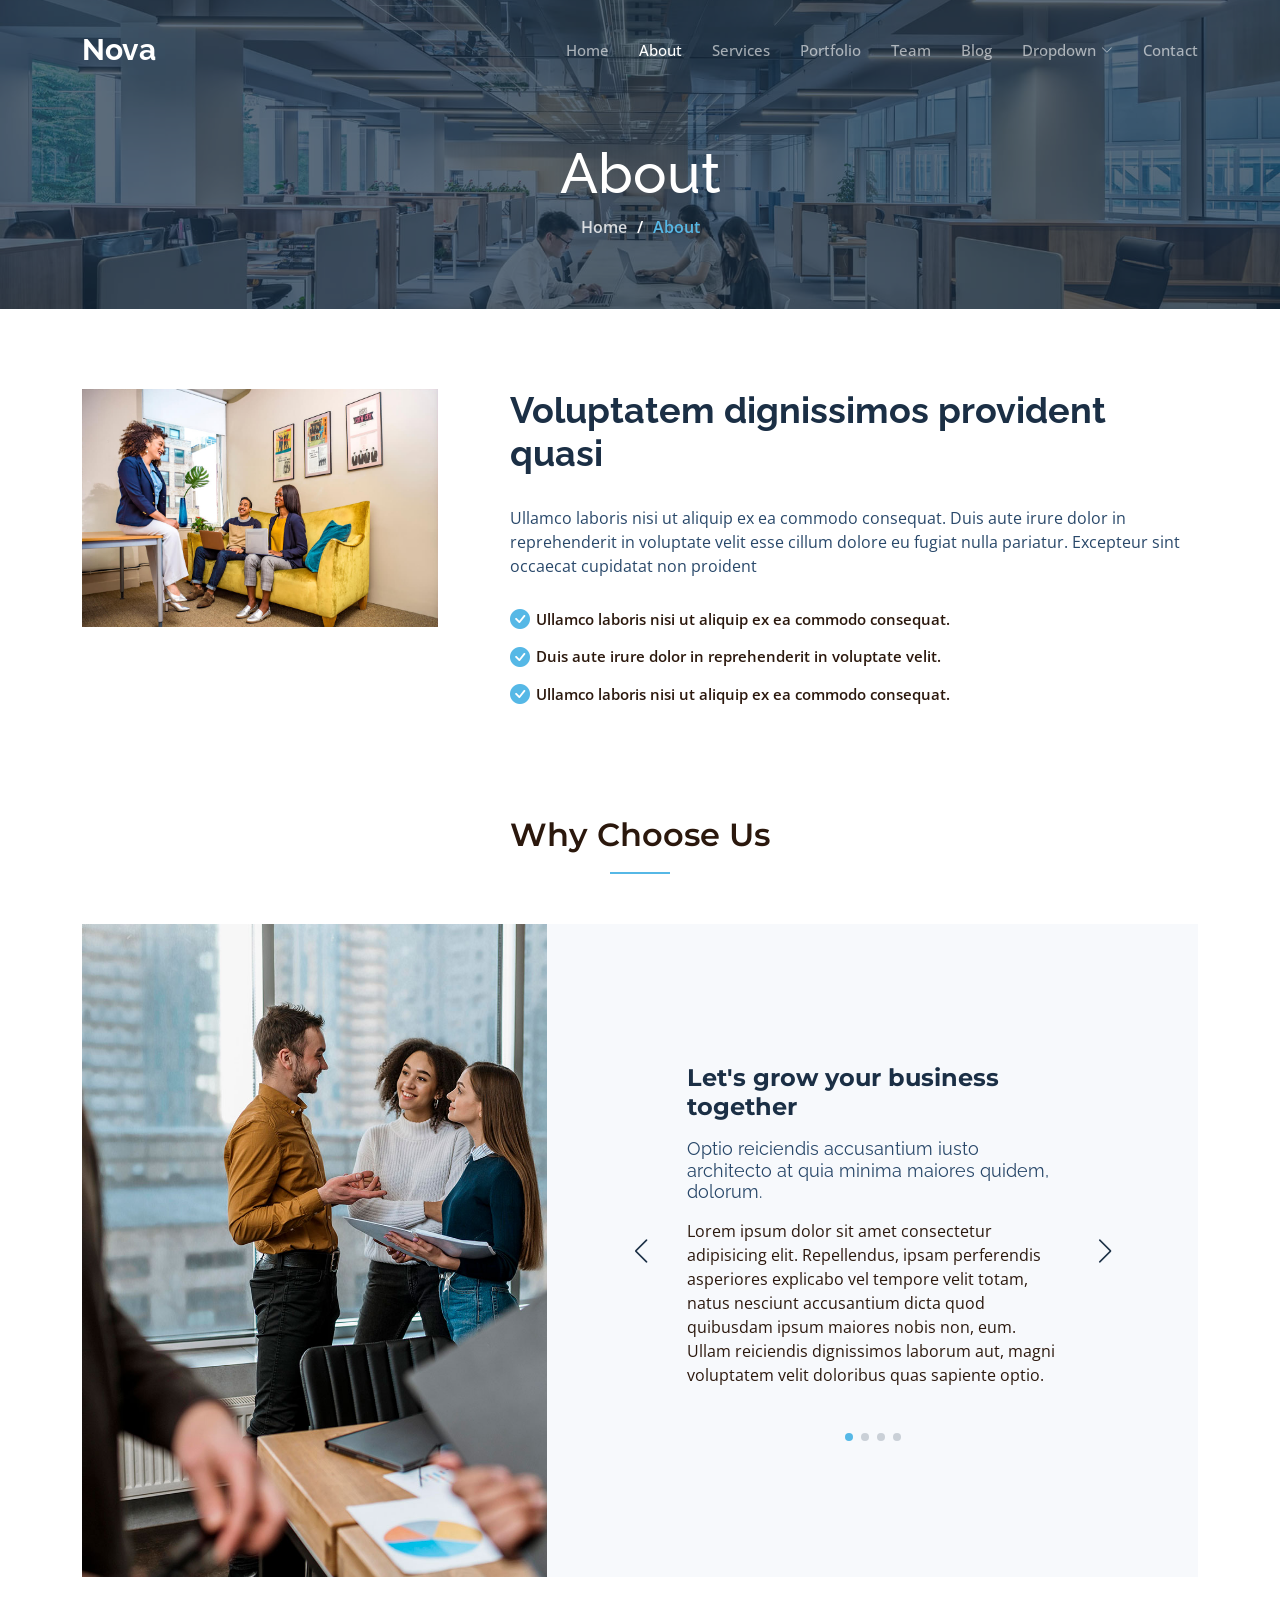
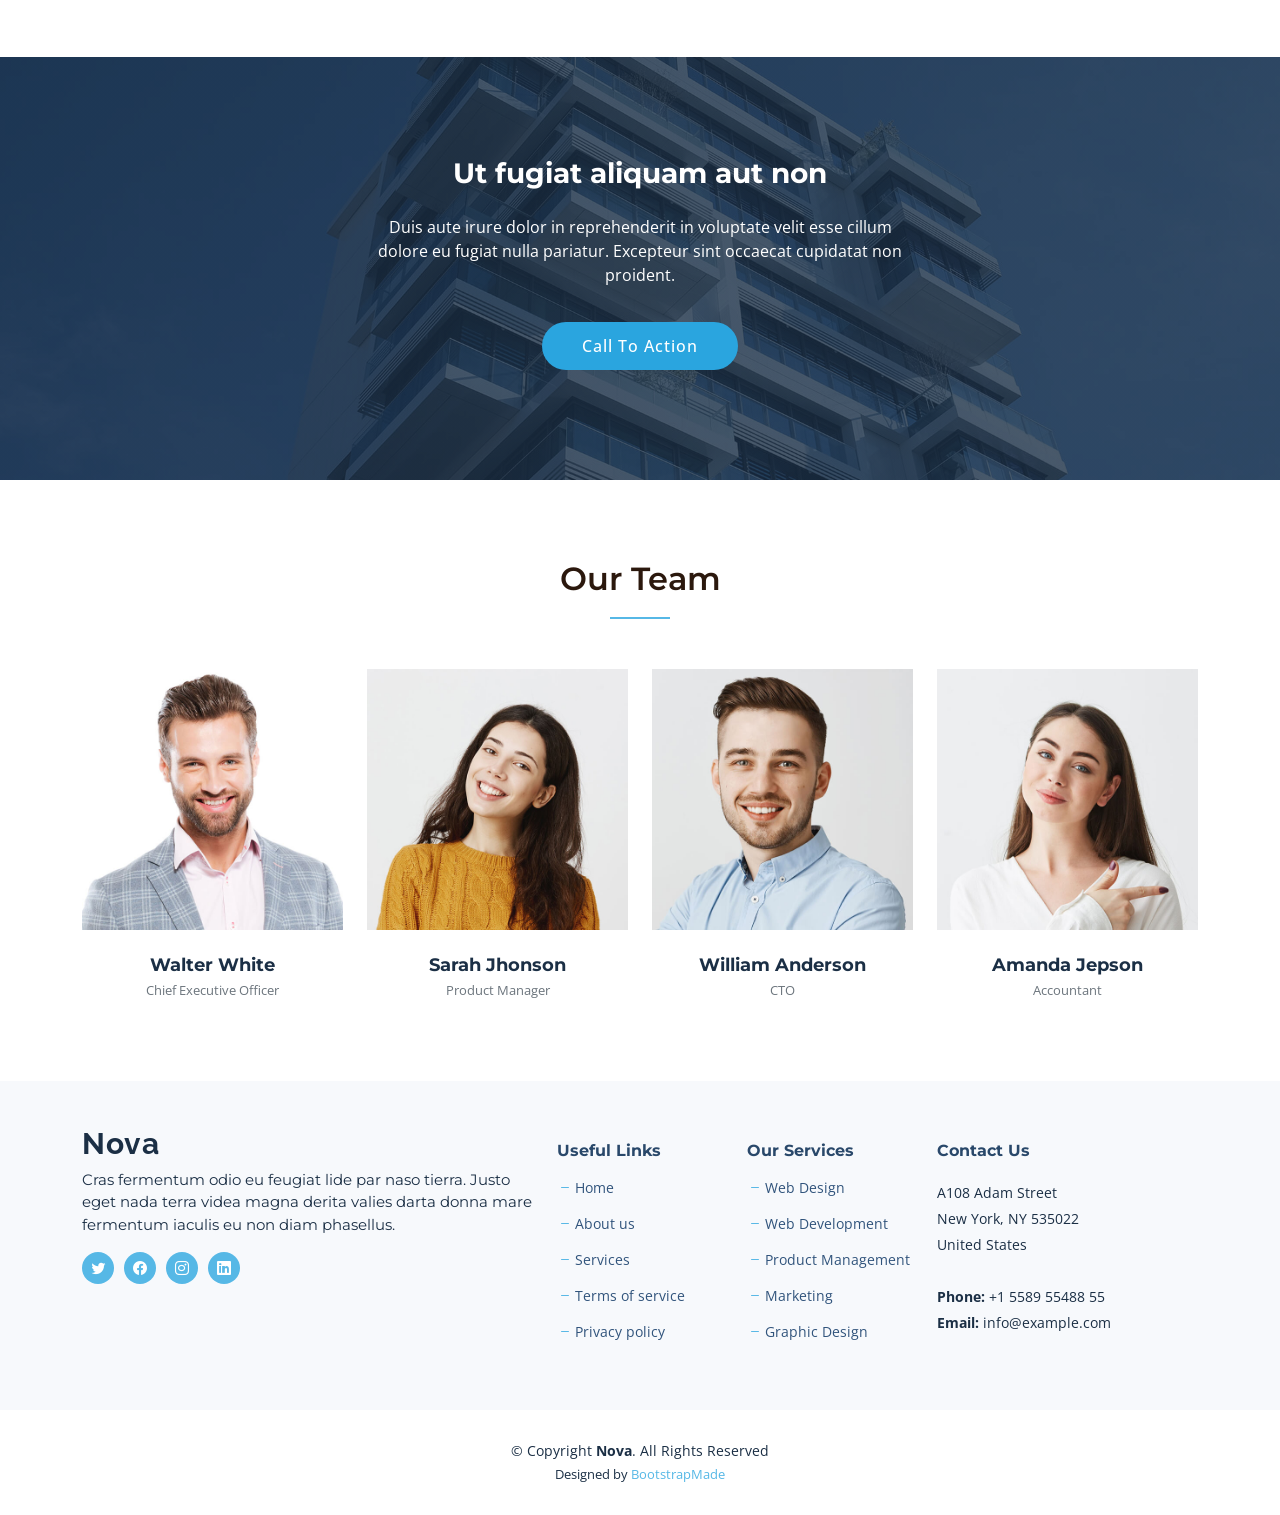
<file: about.html>
<!DOCTYPE html>
<html lang="en">

<head>
  <meta charset="utf-8">
  <meta content="width=device-width, initial-scale=1.0" name="viewport">

  <title>Nova Bootstrap Template - About</title>
  <meta content="" name="description">
  <meta content="" name="keywords">

  <!-- Favicons -->
  <link href="assets/img/favicon.png" rel="icon">
  <link href="assets/img/apple-touch-icon.png" rel="apple-touch-icon">

  <!-- Google Fonts -->
  <link rel="preconnect" href="https://fonts.googleapis.com">
  <link rel="preconnect" href="https://fonts.gstatic.com" crossorigin>
  <link href="https://fonts.googleapis.com/css2?family=Open+Sans:ital,wght@0,300;0,400;0,500;0,600;0,700;1,300;1,400;1,600;1,700&family=Montserrat:ital,wght@0,300;0,400;0,500;0,600;0,700;1,300;1,400;1,500;1,600;1,700&family=Raleway:ital,wght@0,300;0,400;0,500;0,600;0,700;1,300;1,400;1,500;1,600;1,700&display=swap" rel="stylesheet">

  <!-- Vendor CSS Files -->
  <link href="assets/vendor/bootstrap/css/bootstrap.min.css" rel="stylesheet">
  <link href="assets/vendor/bootstrap-icons/bootstrap-icons.css" rel="stylesheet">
  <link href="assets/vendor/aos/aos.css" rel="stylesheet">
  <link href="assets/vendor/glightbox/css/glightbox.min.css" rel="stylesheet">
  <link href="assets/vendor/swiper/swiper-bundle.min.css" rel="stylesheet">
  <link href="assets/vendor/remixicon/remixicon.css" rel="stylesheet">

  <!-- Template Main CSS File -->
  <link href="assets/css/main.css" rel="stylesheet">

  <!-- =======================================================
  * Template Name: Nova - v1.3.0
  * Template URL: https://bootstrapmade.com/nova-bootstrap-business-template/
  * Author: BootstrapMade.com
  * License: https://bootstrapmade.com/license/
  ======================================================== -->
</head>

<body class="page-about">

  <!-- ======= Header ======= -->
  <header id="header" class="header d-flex align-items-center fixed-top">
    <div class="container-fluid container-xl d-flex align-items-center justify-content-between">

      <a href="index.html" class="logo d-flex align-items-center">
        <!-- Uncomment the line below if you also wish to use an image logo -->
        <!-- <img src="assets/img/logo.png" alt=""> -->
        <h1 class="d-flex align-items-center">Nova</h1>
      </a>

      <i class="mobile-nav-toggle mobile-nav-show bi bi-list"></i>
      <i class="mobile-nav-toggle mobile-nav-hide d-none bi bi-x"></i>

      <nav id="navbar" class="navbar">
        <ul>
          <li><a href="index.html">Home</a></li>
          <li><a href="about.html" class="active">About</a></li>
          <li><a href="services.html">Services</a></li>
          <li><a href="portfolio.html">Portfolio</a></li>
          <li><a href="team.html">Team</a></li>
          <li><a href="blog.html">Blog</a></li>
          <li class="dropdown"><a href="#"><span>Dropdown</span> <i class="bi bi-chevron-down dropdown-indicator"></i></a>
            <ul>
              <li><a href="#">Dropdown 1</a></li>
              <li class="dropdown"><a href="#"><span>Deep Dropdown</span> <i class="bi bi-chevron-down dropdown-indicator"></i></a>
                <ul>
                  <li><a href="#">Deep Dropdown 1</a></li>
                  <li><a href="#">Deep Dropdown 2</a></li>
                  <li><a href="#">Deep Dropdown 3</a></li>
                  <li><a href="#">Deep Dropdown 4</a></li>
                  <li><a href="#">Deep Dropdown 5</a></li>
                </ul>
              </li>
              <li><a href="#">Dropdown 2</a></li>
              <li><a href="#">Dropdown 3</a></li>
              <li><a href="#">Dropdown 4</a></li>
            </ul>
          </li>
          <li><a href="contact.html">Contact</a></li>
        </ul>
      </nav><!-- .navbar -->

    </div>
  </header><!-- End Header -->

  <main id="main">

    <!-- ======= Breadcrumbs ======= -->
    <div class="breadcrumbs d-flex align-items-center" style="background-image: url('assets/img/about-header.jpg');">
      <div class="container position-relative d-flex flex-column align-items-center">

        <h2>About</h2>
        <ol>
          <li><a href="index.html">Home</a></li>
          <li>About</li>
        </ol>

      </div>
    </div><!-- End Breadcrumbs -->

    <!-- ======= About Section ======= -->
    <section id="about" class="about">
      <div class="container" data-aos="fade-up">

        <div class="row gy-4" data-aos="fade-up">
          <div class="col-lg-4">
            <img src="assets/img/about.jpg" class="img-fluid" alt="">
          </div>
          <div class="col-lg-8">
            <div class="content ps-lg-5">
              <h3>Voluptatem dignissimos provident quasi</h3>
              <p>
                Ullamco laboris nisi ut aliquip ex ea commodo consequat. Duis aute irure dolor in reprehenderit in voluptate
                velit esse cillum dolore eu fugiat nulla pariatur. Excepteur sint occaecat cupidatat non proident
              </p>
              <ul>
                <li><i class="bi bi-check-circle-fill"></i> Ullamco laboris nisi ut aliquip ex ea commodo consequat.</li>
                <li><i class="bi bi-check-circle-fill"></i> Duis aute irure dolor in reprehenderit in voluptate velit.</li>
                <li><i class="bi bi-check-circle-fill"></i> Ullamco laboris nisi ut aliquip ex ea commodo consequat.</li>
              </ul>
            </div>
          </div>
        </div>

      </div>
    </section><!-- End About Section -->

    <!-- ======= Why Choose Us Section ======= -->
    <section id="why-us" class="why-us">
      <div class="container" data-aos="fade-up">

        <div class="section-header">
          <h2>Why Choose Us</h2>

        </div>

        <div class="row g-0" data-aos="fade-up" data-aos-delay="200">

          <div class="col-xl-5 img-bg" style="background-image: url('assets/img/why-us-bg.jpg')"></div>
          <div class="col-xl-7 slides  position-relative">

            <div class="slides-1 swiper">
              <div class="swiper-wrapper">

                <div class="swiper-slide">
                  <div class="item">
                    <h3 class="mb-3">Let's grow your business together</h3>
                    <h4 class="mb-3">Optio reiciendis accusantium iusto architecto at quia minima maiores quidem, dolorum.</h4>
                    <p>Lorem ipsum dolor sit amet consectetur adipisicing elit. Repellendus, ipsam perferendis asperiores explicabo vel tempore velit totam, natus nesciunt accusantium dicta quod quibusdam ipsum maiores nobis non, eum. Ullam reiciendis dignissimos laborum aut, magni voluptatem velit doloribus quas sapiente optio.</p>
                  </div>
                </div><!-- End slide item -->

                <div class="swiper-slide">
                  <div class="item">
                    <h3 class="mb-3">Unde perspiciatis ut repellat dolorem</h3>
                    <h4 class="mb-3">Amet cumque nam sed voluptas doloribus iusto. Dolorem eos aliquam quis.</h4>
                    <p>Dolorem quia fuga consectetur voluptatem. Earum consequatur nulla maxime necessitatibus cum accusamus. Voluptatem dolorem ut numquam dolorum delectus autem veritatis facilis. Et ea ut repellat ea. Facere est dolores fugiat dolor.</p>
                  </div>
                </div><!-- End slide item -->

                <div class="swiper-slide">
                  <div class="item">
                    <h3 class="mb-3">Aliquid non alias minus</h3>
                    <h4 class="mb-3">Necessitatibus voluptatibus explicabo dolores a vitae voluptatum.</h4>
                    <p>Neque voluptates aut. Soluta aut perspiciatis porro deserunt. Voluptate ut itaque velit. Aut consectetur voluptatem aspernatur sequi sit laborum. Voluptas enim dolorum fugiat aut.</p>
                  </div>
                </div><!-- End slide item -->

                <div class="swiper-slide">
                  <div class="item">
                    <h3 class="mb-3">Necessitatibus suscipit non voluptatem quibusdam</h3>
                    <h4 class="mb-3">Tempora quos est ut quia adipisci ut voluptas. Deleniti laborum soluta nihil est. Eum similique neque autem ut.</h4>
                    <p>Ut rerum et autem vel. Et rerum molestiae aut sit vel incidunt sit at voluptatem. Saepe dolorem et sed voluptate impedit. Ad et qui sint at qui animi animi rerum.</p>
                  </div>
                </div><!-- End slide item -->

              </div>
              <div class="swiper-pagination"></div>
            </div>
            <div class="swiper-button-prev"></div>
            <div class="swiper-button-next"></div>
          </div>

        </div>

      </div>
    </section><!-- End Why Choose Us Section -->

    <!-- ======= Call To Action Section ======= -->
    <section id="call-to-action" class="call-to-action">
      <div class="container" data-aos="fade-up">
        <div class="row justify-content-center">
          <div class="col-lg-6 text-center">
            <h3>Ut fugiat aliquam aut non</h3>
            <p>Duis aute irure dolor in reprehenderit in voluptate velit esse cillum dolore eu fugiat nulla pariatur. Excepteur sint occaecat cupidatat non proident.</p>
            <a class="cta-btn" href="#">Call To Action</a>
          </div>
        </div>

      </div>
    </section><!-- End Call To Action Section -->

    <!-- ======= Team Section ======= -->
    <section id="team" class="team">
      <div class="container" data-aos="fade-up">

        <div class="section-header">
          <h2>Our Team</h2>

        </div>

        <div class="row gy-4">

          <div class="col-lg-3 col-md-6" data-aos="fade-up" data-aos-delay="100">
            <div class="team-member">
              <div class="member-img">
                <img src="assets/img/team/team-1.jpg" class="img-fluid" alt="">
                <div class="social">
                  <a href=""><i class="bi bi-twitter"></i></a>
                  <a href=""><i class="bi bi-facebook"></i></a>
                  <a href=""><i class="bi bi-instagram"></i></a>
                  <a href=""><i class="bi bi-linkedin"></i></a>
                </div>
              </div>
              <div class="member-info">
                <h4>Walter White</h4>
                <span>Chief Executive Officer</span>
              </div>
            </div>
          </div><!-- End Team Member -->

          <div class="col-lg-3 col-md-6" data-aos="fade-up" data-aos-delay="200">
            <div class="team-member">
              <div class="member-img">
                <img src="assets/img/team/team-2.jpg" class="img-fluid" alt="">
                <div class="social">
                  <a href=""><i class="bi bi-twitter"></i></a>
                  <a href=""><i class="bi bi-facebook"></i></a>
                  <a href=""><i class="bi bi-instagram"></i></a>
                  <a href=""><i class="bi bi-linkedin"></i></a>
                </div>
              </div>
              <div class="member-info">
                <h4>Sarah Jhonson</h4>
                <span>Product Manager</span>
              </div>
            </div>
          </div><!-- End Team Member -->

          <div class="col-lg-3 col-md-6" data-aos="fade-up" data-aos-delay="300">
            <div class="team-member">
              <div class="member-img">
                <img src="assets/img/team/team-3.jpg" class="img-fluid" alt="">
                <div class="social">
                  <a href=""><i class="bi bi-twitter"></i></a>
                  <a href=""><i class="bi bi-facebook"></i></a>
                  <a href=""><i class="bi bi-instagram"></i></a>
                  <a href=""><i class="bi bi-linkedin"></i></a>
                </div>
              </div>
              <div class="member-info">
                <h4>William Anderson</h4>
                <span>CTO</span>
              </div>
            </div>
          </div><!-- End Team Member -->

          <div class="col-lg-3 col-md-6" data-aos="fade-up" data-aos-delay="400">
            <div class="team-member">
              <div class="member-img">
                <img src="assets/img/team/team-4.jpg" class="img-fluid" alt="">
                <div class="social">
                  <a href=""><i class="bi bi-twitter"></i></a>
                  <a href=""><i class="bi bi-facebook"></i></a>
                  <a href=""><i class="bi bi-instagram"></i></a>
                  <a href=""><i class="bi bi-linkedin"></i></a>
                </div>
              </div>
              <div class="member-info">
                <h4>Amanda Jepson</h4>
                <span>Accountant</span>
              </div>
            </div>
          </div><!-- End Team Member -->

        </div>

      </div>
    </section><!-- End Team Section -->

  </main><!-- End #main -->

  <!-- ======= Footer ======= -->
  <footer id="footer" class="footer">

    <div class="footer-content">
      <div class="container">
        <div class="row gy-4">
          <div class="col-lg-5 col-md-12 footer-info">
            <a href="index.html" class="logo d-flex align-items-center">
              <span>Nova</span>
            </a>
            <p>Cras fermentum odio eu feugiat lide par naso tierra. Justo eget nada terra videa magna derita valies darta donna mare fermentum iaculis eu non diam phasellus.</p>
            <div class="social-links d-flex  mt-3">
              <a href="#" class="twitter"><i class="bi bi-twitter"></i></a>
              <a href="#" class="facebook"><i class="bi bi-facebook"></i></a>
              <a href="#" class="instagram"><i class="bi bi-instagram"></i></a>
              <a href="#" class="linkedin"><i class="bi bi-linkedin"></i></a>
            </div>
          </div>

          <div class="col-lg-2 col-6 footer-links">
            <h4>Useful Links</h4>
            <ul>
              <li><i class="bi bi-dash"></i> <a href="#">Home</a></li>
              <li><i class="bi bi-dash"></i> <a href="#">About us</a></li>
              <li><i class="bi bi-dash"></i> <a href="#">Services</a></li>
              <li><i class="bi bi-dash"></i> <a href="#">Terms of service</a></li>
              <li><i class="bi bi-dash"></i> <a href="#">Privacy policy</a></li>
            </ul>
          </div>

          <div class="col-lg-2 col-6 footer-links">
            <h4>Our Services</h4>
            <ul>
              <li><i class="bi bi-dash"></i> <a href="#">Web Design</a></li>
              <li><i class="bi bi-dash"></i> <a href="#">Web Development</a></li>
              <li><i class="bi bi-dash"></i> <a href="#">Product Management</a></li>
              <li><i class="bi bi-dash"></i> <a href="#">Marketing</a></li>
              <li><i class="bi bi-dash"></i> <a href="#">Graphic Design</a></li>
            </ul>
          </div>

          <div class="col-lg-3 col-md-12 footer-contact text-center text-md-start">
            <h4>Contact Us</h4>
            <p>
              A108 Adam Street <br>
              New York, NY 535022<br>
              United States <br><br>
              <strong>Phone:</strong> +1 5589 55488 55<br>
              <strong>Email:</strong> info@example.com<br>
            </p>

          </div>

        </div>
      </div>
    </div>

    <div class="footer-legal">
      <div class="container">
        <div class="copyright">
          &copy; Copyright <strong><span>Nova</span></strong>. All Rights Reserved
        </div>
        <div class="credits">
          <!-- All the links in the footer should remain intact. -->
          <!-- You can delete the links only if you purchased the pro version. -->
          <!-- Licensing information: https://bootstrapmade.com/license/ -->
          <!-- Purchase the pro version with working PHP/AJAX contact form: https://bootstrapmade.com/nova-bootstrap-business-template/ -->
          Designed by <a href="https://bootstrapmade.com/">BootstrapMade</a>
        </div>
      </div>
    </div>
  </footer><!-- End Footer -->
  <!-- End Footer -->

  <a href="#" class="scroll-top d-flex align-items-center justify-content-center"><i class="bi bi-arrow-up-short"></i></a>

  <div id="preloader"></div>

  <!-- Vendor JS Files -->
  <script src="assets/vendor/bootstrap/js/bootstrap.bundle.min.js"></script>
  <script src="assets/vendor/aos/aos.js"></script>
  <script src="assets/vendor/glightbox/js/glightbox.min.js"></script>
  <script src="assets/vendor/swiper/swiper-bundle.min.js"></script>
  <script src="assets/vendor/isotope-layout/isotope.pkgd.min.js"></script>
  <script src="assets/vendor/php-email-form/validate.js"></script>

  <!-- Template Main JS File -->
  <script src="assets/js/main.js"></script>

</body>

</html>
</file>
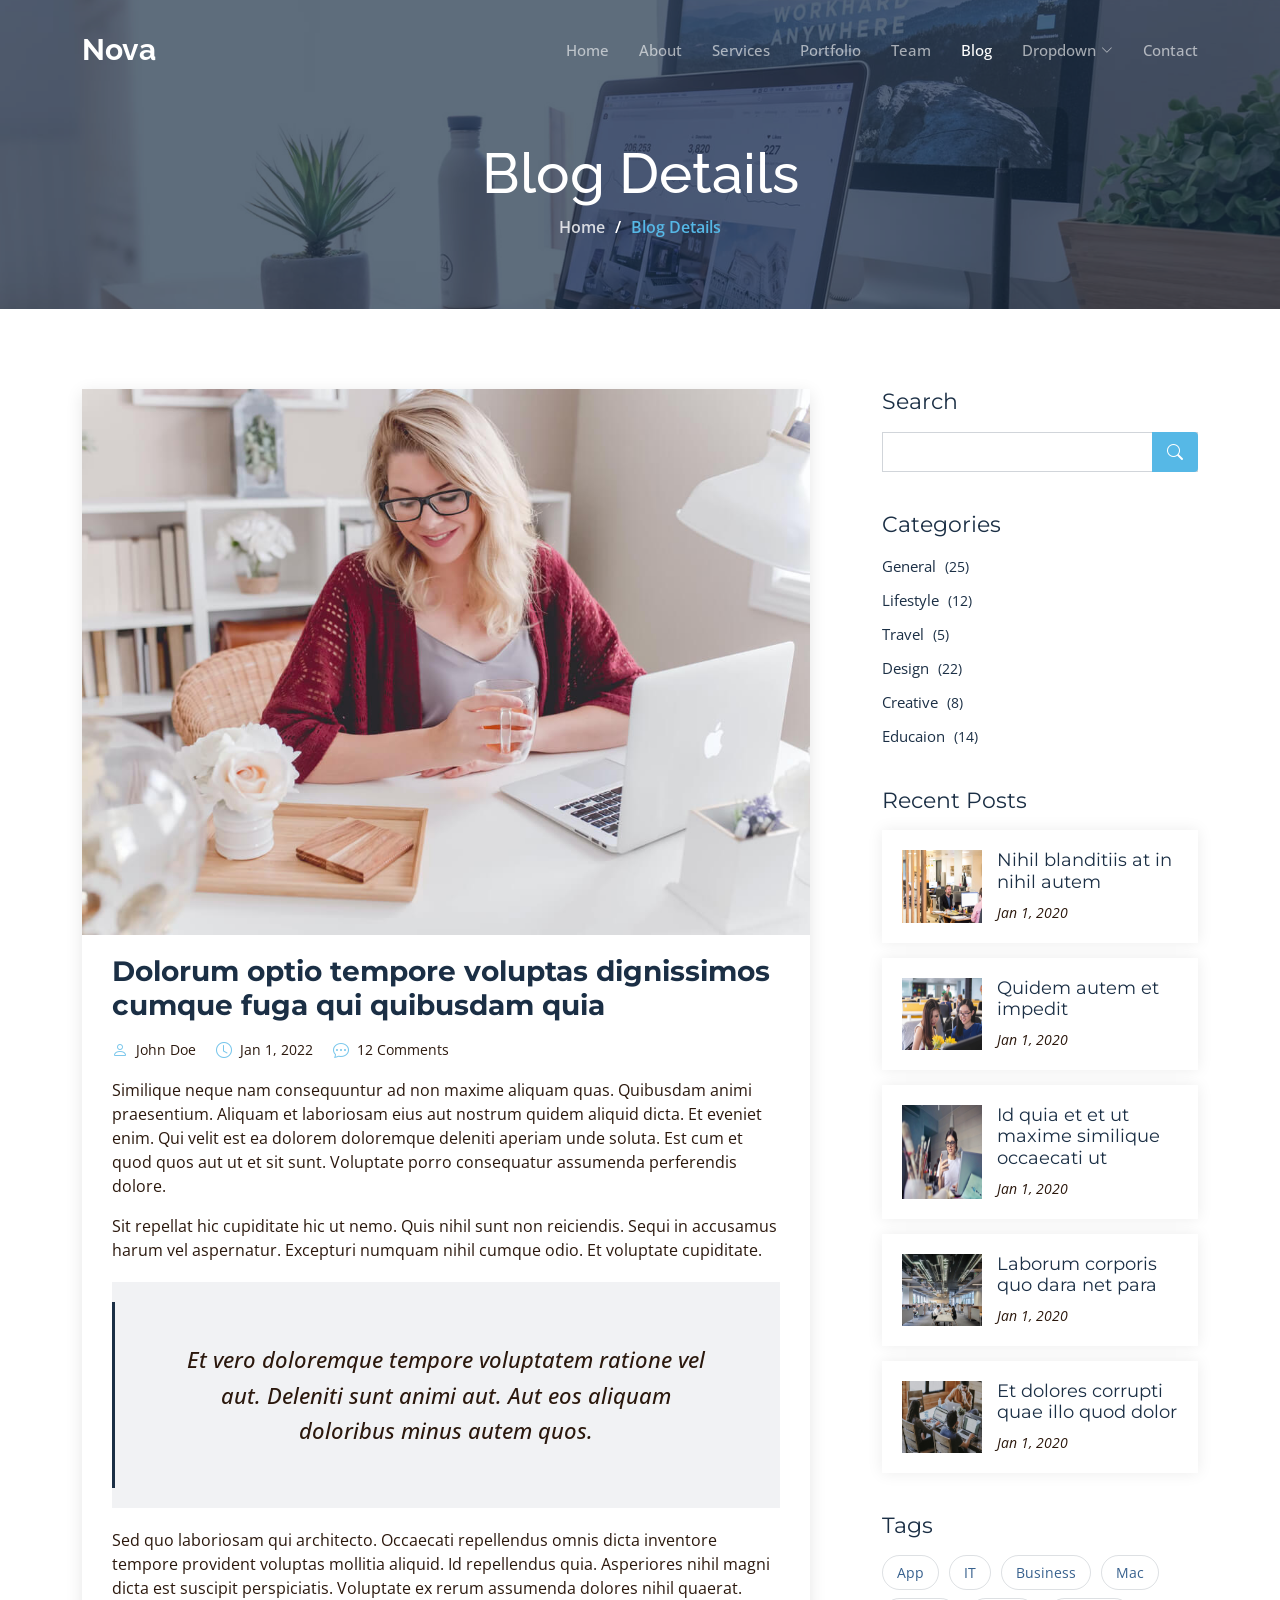
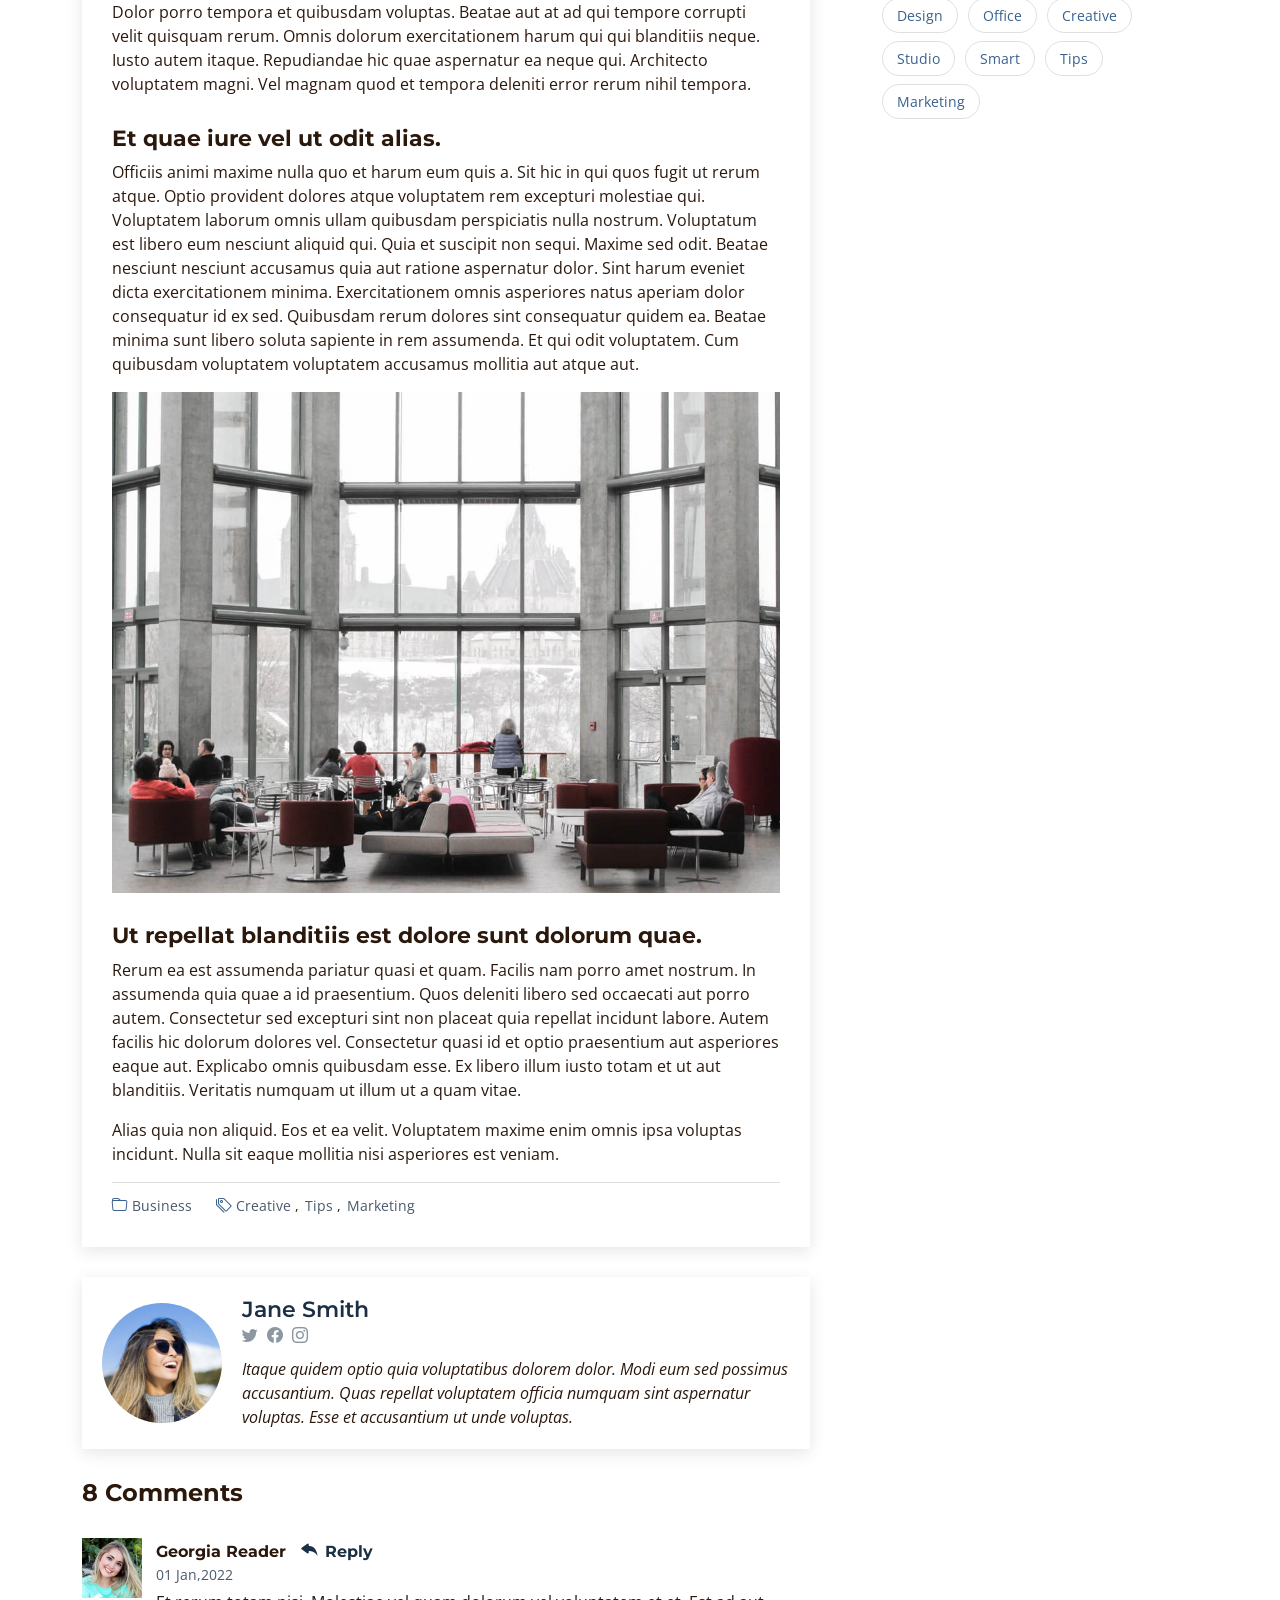
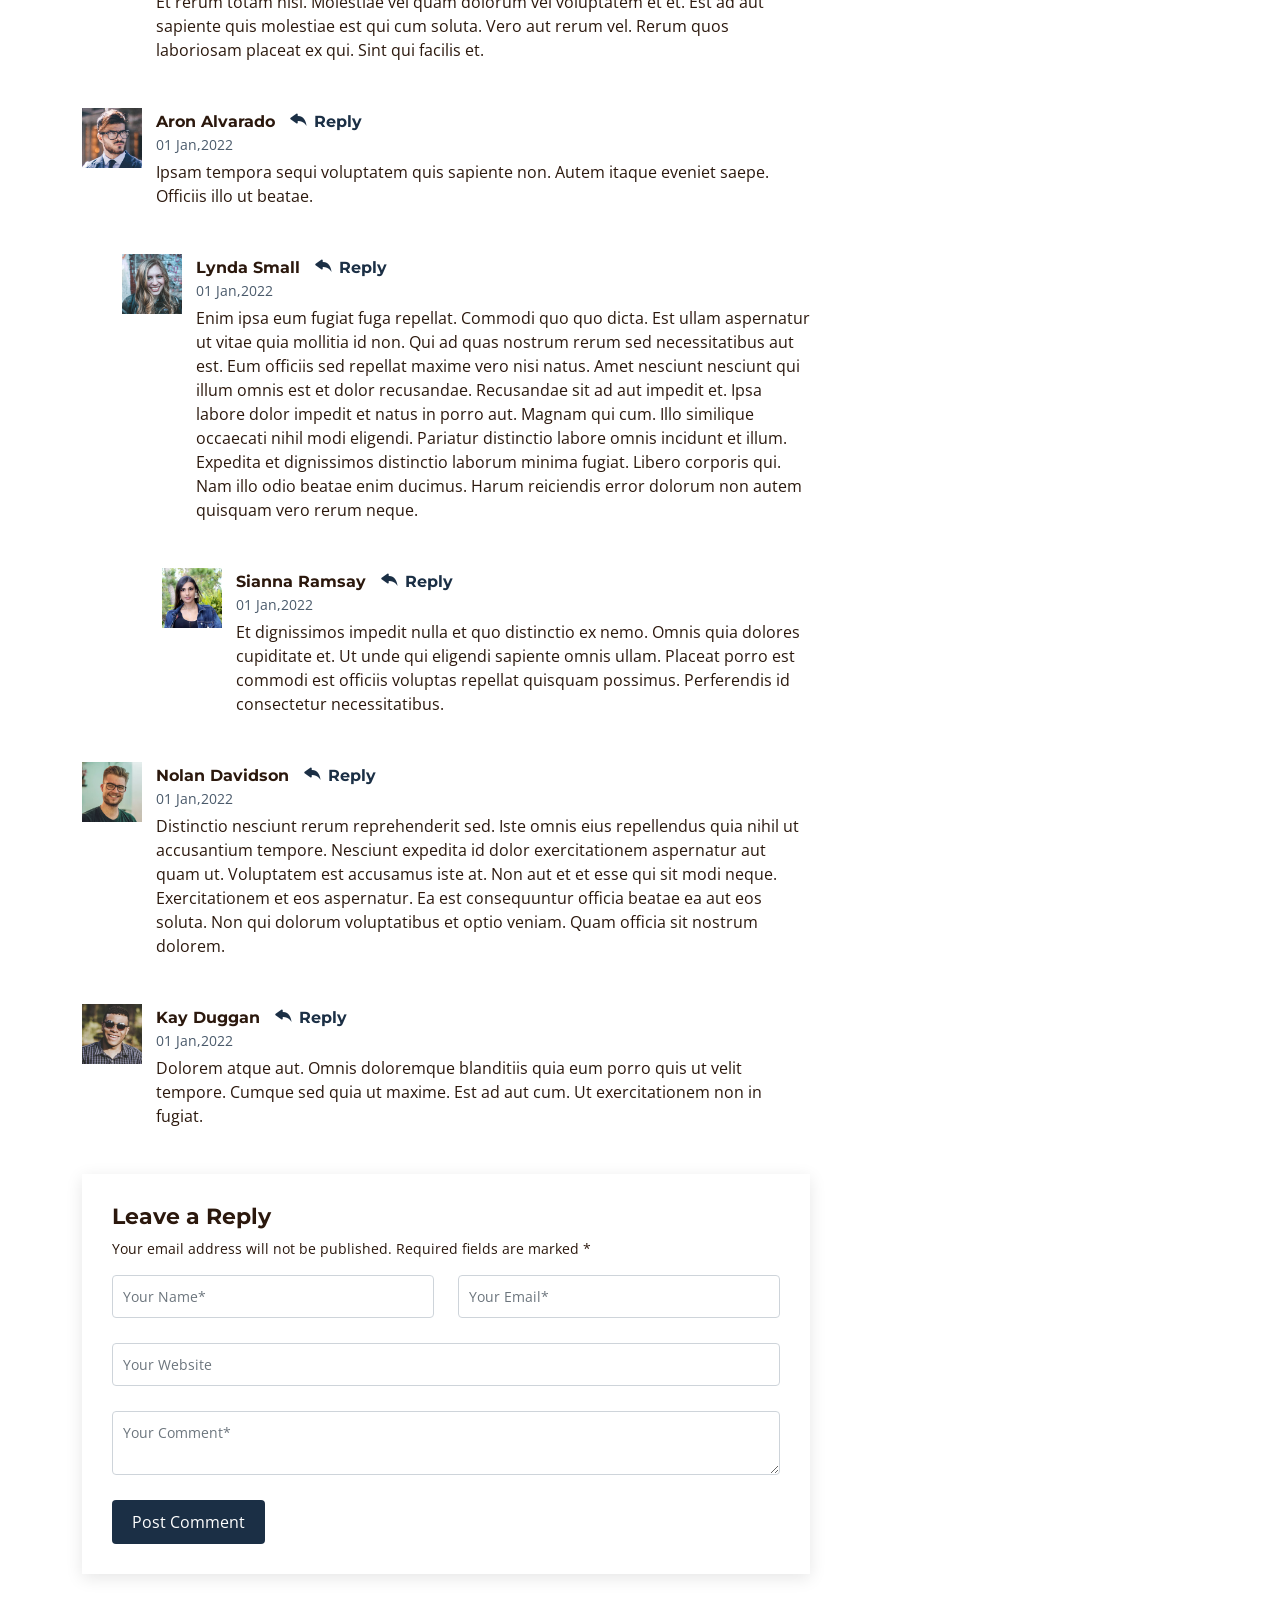
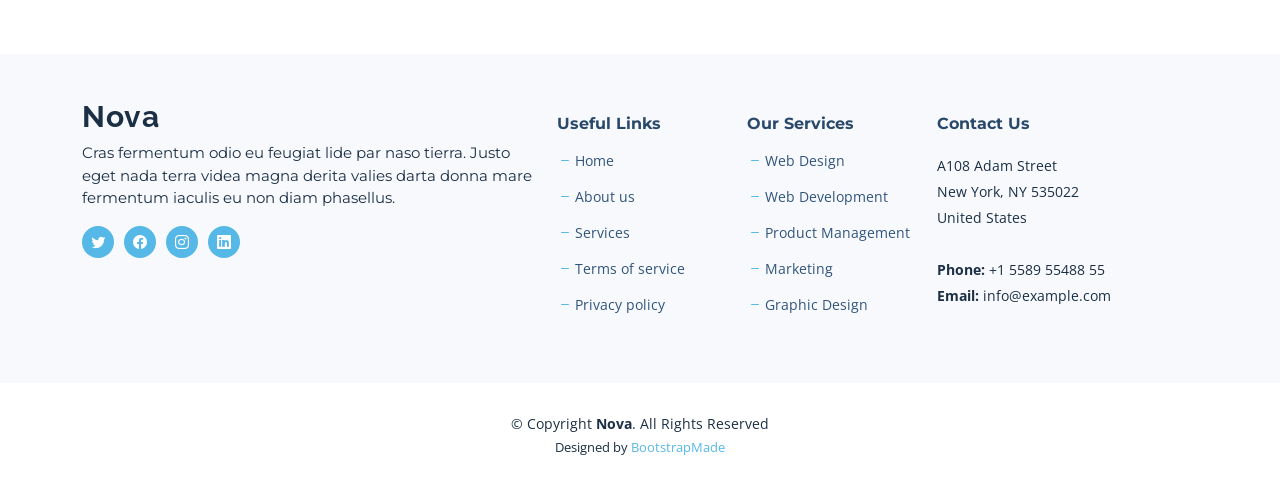
<file: blog-details.html>
<!DOCTYPE html>
<html lang="en">

<head>
  <meta charset="utf-8">
  <meta content="width=device-width, initial-scale=1.0" name="viewport">

  <title>Nova Bootstrap Template - Blog</title>
  <meta content="" name="description">
  <meta content="" name="keywords">

  <!-- Favicons -->
  <link href="assets/img/favicon.png" rel="icon">
  <link href="assets/img/apple-touch-icon.png" rel="apple-touch-icon">

  <!-- Google Fonts -->
  <link rel="preconnect" href="https://fonts.googleapis.com">
  <link rel="preconnect" href="https://fonts.gstatic.com" crossorigin>
  <link href="https://fonts.googleapis.com/css2?family=Open+Sans:ital,wght@0,300;0,400;0,500;0,600;0,700;1,300;1,400;1,600;1,700&family=Montserrat:ital,wght@0,300;0,400;0,500;0,600;0,700;1,300;1,400;1,500;1,600;1,700&family=Raleway:ital,wght@0,300;0,400;0,500;0,600;0,700;1,300;1,400;1,500;1,600;1,700&display=swap" rel="stylesheet">

  <!-- Vendor CSS Files -->
  <link href="assets/vendor/bootstrap/css/bootstrap.min.css" rel="stylesheet">
  <link href="assets/vendor/bootstrap-icons/bootstrap-icons.css" rel="stylesheet">
  <link href="assets/vendor/aos/aos.css" rel="stylesheet">
  <link href="assets/vendor/glightbox/css/glightbox.min.css" rel="stylesheet">
  <link href="assets/vendor/swiper/swiper-bundle.min.css" rel="stylesheet">
  <link href="assets/vendor/remixicon/remixicon.css" rel="stylesheet">

  <!-- Template Main CSS File -->
  <link href="assets/css/main.css" rel="stylesheet">

  <!-- =======================================================
  * Template Name: Nova - v1.3.0
  * Template URL: https://bootstrapmade.com/nova-bootstrap-business-template/
  * Author: BootstrapMade.com
  * License: https://bootstrapmade.com/license/
  ======================================================== -->
</head>

<body class="page-blog">

  <!-- ======= Header ======= -->
  <header id="header" class="header d-flex align-items-center fixed-top">
    <div class="container-fluid container-xl d-flex align-items-center justify-content-between">

      <a href="index.html" class="logo d-flex align-items-center">
        <!-- Uncomment the line below if you also wish to use an image logo -->
        <!-- <img src="assets/img/logo.png" alt=""> -->
        <h1 class="d-flex align-items-center">Nova</h1>
      </a>

      <i class="mobile-nav-toggle mobile-nav-show bi bi-list"></i>
      <i class="mobile-nav-toggle mobile-nav-hide d-none bi bi-x"></i>

      <nav id="navbar" class="navbar">
        <ul>
          <li><a href="index.html">Home</a></li>
          <li><a href="about.html">About</a></li>
          <li><a href="services.html">Services</a></li>
          <li><a href="portfolio.html">Portfolio</a></li>
          <li><a href="team.html">Team</a></li>
          <li><a href="blog.html" class="active">Blog</a></li>
          <li class="dropdown"><a href="#"><span>Dropdown</span> <i class="bi bi-chevron-down dropdown-indicator"></i></a>
            <ul>
              <li><a href="#">Dropdown 1</a></li>
              <li class="dropdown"><a href="#"><span>Deep Dropdown</span> <i class="bi bi-chevron-down dropdown-indicator"></i></a>
                <ul>
                  <li><a href="#">Deep Dropdown 1</a></li>
                  <li><a href="#">Deep Dropdown 2</a></li>
                  <li><a href="#">Deep Dropdown 3</a></li>
                  <li><a href="#">Deep Dropdown 4</a></li>
                  <li><a href="#">Deep Dropdown 5</a></li>
                </ul>
              </li>
              <li><a href="#">Dropdown 2</a></li>
              <li><a href="#">Dropdown 3</a></li>
              <li><a href="#">Dropdown 4</a></li>
            </ul>
          </li>
          <li><a href="contact.html">Contact</a></li>
        </ul>
      </nav><!-- .navbar -->

    </div>
  </header><!-- End Header -->

  <main id="main">

    <!-- ======= Breadcrumbs ======= -->
    <div class="breadcrumbs d-flex align-items-center" style="background-image: url('assets/img/blog-header.jpg');">
      <div class="container position-relative d-flex flex-column align-items-center">

        <h2>Blog Details</h2>
        <ol>
          <li><a href="index.html">Home</a></li>
          <li>Blog Details</li>
        </ol>

      </div>
    </div><!-- End Breadcrumbs -->

    <!-- ======= Blog Details Section ======= -->
    <section id="blog" class="blog">
      <div class="container" data-aos="fade-up">

        <div class="row g-5">

          <div class="col-lg-8" data-aos="fade-up" data-aos-delay="200">

            <article class="blog-details">

              <div class="post-img">
                <img src="assets/img/blog/blog-1.jpg" alt="" class="img-fluid">
              </div>

              <h2 class="title">Dolorum optio tempore voluptas dignissimos cumque fuga qui quibusdam quia</h2>

              <div class="meta-top">
                <ul>
                  <li class="d-flex align-items-center"><i class="bi bi-person"></i> <a href="blog-details.html">John Doe</a></li>
                  <li class="d-flex align-items-center"><i class="bi bi-clock"></i> <a href="blog-details.html"><time datetime="2020-01-01">Jan 1, 2022</time></a></li>
                  <li class="d-flex align-items-center"><i class="bi bi-chat-dots"></i> <a href="blog-details.html">12 Comments</a></li>
                </ul>
              </div><!-- End meta top -->

              <div class="content">
                <p>
                  Similique neque nam consequuntur ad non maxime aliquam quas. Quibusdam animi praesentium. Aliquam et laboriosam eius aut nostrum quidem aliquid dicta.
                  Et eveniet enim. Qui velit est ea dolorem doloremque deleniti aperiam unde soluta. Est cum et quod quos aut ut et sit sunt. Voluptate porro consequatur assumenda perferendis dolore.
                </p>

                <p>
                  Sit repellat hic cupiditate hic ut nemo. Quis nihil sunt non reiciendis. Sequi in accusamus harum vel aspernatur. Excepturi numquam nihil cumque odio. Et voluptate cupiditate.
                </p>

                <blockquote>
                  <p>
                    Et vero doloremque tempore voluptatem ratione vel aut. Deleniti sunt animi aut. Aut eos aliquam doloribus minus autem quos.
                  </p>
                </blockquote>

                <p>
                  Sed quo laboriosam qui architecto. Occaecati repellendus omnis dicta inventore tempore provident voluptas mollitia aliquid. Id repellendus quia. Asperiores nihil magni dicta est suscipit perspiciatis. Voluptate ex rerum assumenda dolores nihil quaerat.
                  Dolor porro tempora et quibusdam voluptas. Beatae aut at ad qui tempore corrupti velit quisquam rerum. Omnis dolorum exercitationem harum qui qui blanditiis neque.
                  Iusto autem itaque. Repudiandae hic quae aspernatur ea neque qui. Architecto voluptatem magni. Vel magnam quod et tempora deleniti error rerum nihil tempora.
                </p>

                <h3>Et quae iure vel ut odit alias.</h3>
                <p>
                  Officiis animi maxime nulla quo et harum eum quis a. Sit hic in qui quos fugit ut rerum atque. Optio provident dolores atque voluptatem rem excepturi molestiae qui. Voluptatem laborum omnis ullam quibusdam perspiciatis nulla nostrum. Voluptatum est libero eum nesciunt aliquid qui.
                  Quia et suscipit non sequi. Maxime sed odit. Beatae nesciunt nesciunt accusamus quia aut ratione aspernatur dolor. Sint harum eveniet dicta exercitationem minima. Exercitationem omnis asperiores natus aperiam dolor consequatur id ex sed. Quibusdam rerum dolores sint consequatur quidem ea.
                  Beatae minima sunt libero soluta sapiente in rem assumenda. Et qui odit voluptatem. Cum quibusdam voluptatem voluptatem accusamus mollitia aut atque aut.
                </p>
                <img src="assets/img/blog/blog-inside-post.jpg" class="img-fluid" alt="">

                <h3>Ut repellat blanditiis est dolore sunt dolorum quae.</h3>
                <p>
                  Rerum ea est assumenda pariatur quasi et quam. Facilis nam porro amet nostrum. In assumenda quia quae a id praesentium. Quos deleniti libero sed occaecati aut porro autem. Consectetur sed excepturi sint non placeat quia repellat incidunt labore. Autem facilis hic dolorum dolores vel.
                  Consectetur quasi id et optio praesentium aut asperiores eaque aut. Explicabo omnis quibusdam esse. Ex libero illum iusto totam et ut aut blanditiis. Veritatis numquam ut illum ut a quam vitae.
                </p>
                <p>
                  Alias quia non aliquid. Eos et ea velit. Voluptatem maxime enim omnis ipsa voluptas incidunt. Nulla sit eaque mollitia nisi asperiores est veniam.
                </p>

              </div><!-- End post content -->

              <div class="meta-bottom">
                <i class="bi bi-folder"></i>
                <ul class="cats">
                  <li><a href="#">Business</a></li>
                </ul>

                <i class="bi bi-tags"></i>
                <ul class="tags">
                  <li><a href="#">Creative</a></li>
                  <li><a href="#">Tips</a></li>
                  <li><a href="#">Marketing</a></li>
                </ul>
              </div><!-- End meta bottom -->

            </article><!-- End blog post -->

            <div class="post-author d-flex align-items-center">
              <img src="assets/img/blog/blog-author.jpg" class="rounded-circle flex-shrink-0" alt="">
              <div>
                <h4>Jane Smith</h4>
                <div class="social-links">
                  <a href="https://twitters.com/#"><i class="bi bi-twitter"></i></a>
                  <a href="https://facebook.com/#"><i class="bi bi-facebook"></i></a>
                  <a href="https://instagram.com/#"><i class="biu bi-instagram"></i></a>
                </div>
                <p>
                  Itaque quidem optio quia voluptatibus dolorem dolor. Modi eum sed possimus accusantium. Quas repellat voluptatem officia numquam sint aspernatur voluptas. Esse et accusantium ut unde voluptas.
                </p>
              </div>
            </div><!-- End post author -->

            <div class="comments">

              <h4 class="comments-count">8 Comments</h4>

              <div id="comment-1" class="comment">
                <div class="d-flex">
                  <div class="comment-img"><img src="assets/img/blog/comments-1.jpg" alt=""></div>
                  <div>
                    <h5><a href="">Georgia Reader</a> <a href="#" class="reply"><i class="bi bi-reply-fill"></i> Reply</a></h5>
                    <time datetime="2020-01-01">01 Jan,2022</time>
                    <p>
                      Et rerum totam nisi. Molestiae vel quam dolorum vel voluptatem et et. Est ad aut sapiente quis molestiae est qui cum soluta.
                      Vero aut rerum vel. Rerum quos laboriosam placeat ex qui. Sint qui facilis et.
                    </p>
                  </div>
                </div>
              </div><!-- End comment #1 -->

              <div id="comment-2" class="comment">
                <div class="d-flex">
                  <div class="comment-img"><img src="assets/img/blog/comments-2.jpg" alt=""></div>
                  <div>
                    <h5><a href="">Aron Alvarado</a> <a href="#" class="reply"><i class="bi bi-reply-fill"></i> Reply</a></h5>
                    <time datetime="2020-01-01">01 Jan,2022</time>
                    <p>
                      Ipsam tempora sequi voluptatem quis sapiente non. Autem itaque eveniet saepe. Officiis illo ut beatae.
                    </p>
                  </div>
                </div>

                <div id="comment-reply-1" class="comment comment-reply">
                  <div class="d-flex">
                    <div class="comment-img"><img src="assets/img/blog/comments-3.jpg" alt=""></div>
                    <div>
                      <h5><a href="">Lynda Small</a> <a href="#" class="reply"><i class="bi bi-reply-fill"></i> Reply</a></h5>
                      <time datetime="2020-01-01">01 Jan,2022</time>
                      <p>
                        Enim ipsa eum fugiat fuga repellat. Commodi quo quo dicta. Est ullam aspernatur ut vitae quia mollitia id non. Qui ad quas nostrum rerum sed necessitatibus aut est. Eum officiis sed repellat maxime vero nisi natus. Amet nesciunt nesciunt qui illum omnis est et dolor recusandae.

                        Recusandae sit ad aut impedit et. Ipsa labore dolor impedit et natus in porro aut. Magnam qui cum. Illo similique occaecati nihil modi eligendi. Pariatur distinctio labore omnis incidunt et illum. Expedita et dignissimos distinctio laborum minima fugiat.

                        Libero corporis qui. Nam illo odio beatae enim ducimus. Harum reiciendis error dolorum non autem quisquam vero rerum neque.
                      </p>
                    </div>
                  </div>

                  <div id="comment-reply-2" class="comment comment-reply">
                    <div class="d-flex">
                      <div class="comment-img"><img src="assets/img/blog/comments-4.jpg" alt=""></div>
                      <div>
                        <h5><a href="">Sianna Ramsay</a> <a href="#" class="reply"><i class="bi bi-reply-fill"></i> Reply</a></h5>
                        <time datetime="2020-01-01">01 Jan,2022</time>
                        <p>
                          Et dignissimos impedit nulla et quo distinctio ex nemo. Omnis quia dolores cupiditate et. Ut unde qui eligendi sapiente omnis ullam. Placeat porro est commodi est officiis voluptas repellat quisquam possimus. Perferendis id consectetur necessitatibus.
                        </p>
                      </div>
                    </div>

                  </div><!-- End comment reply #2-->

                </div><!-- End comment reply #1-->

              </div><!-- End comment #2-->

              <div id="comment-3" class="comment">
                <div class="d-flex">
                  <div class="comment-img"><img src="assets/img/blog/comments-5.jpg" alt=""></div>
                  <div>
                    <h5><a href="">Nolan Davidson</a> <a href="#" class="reply"><i class="bi bi-reply-fill"></i> Reply</a></h5>
                    <time datetime="2020-01-01">01 Jan,2022</time>
                    <p>
                      Distinctio nesciunt rerum reprehenderit sed. Iste omnis eius repellendus quia nihil ut accusantium tempore. Nesciunt expedita id dolor exercitationem aspernatur aut quam ut. Voluptatem est accusamus iste at.
                      Non aut et et esse qui sit modi neque. Exercitationem et eos aspernatur. Ea est consequuntur officia beatae ea aut eos soluta. Non qui dolorum voluptatibus et optio veniam. Quam officia sit nostrum dolorem.
                    </p>
                  </div>
                </div>

              </div><!-- End comment #3 -->

              <div id="comment-4" class="comment">
                <div class="d-flex">
                  <div class="comment-img"><img src="assets/img/blog/comments-6.jpg" alt=""></div>
                  <div>
                    <h5><a href="">Kay Duggan</a> <a href="#" class="reply"><i class="bi bi-reply-fill"></i> Reply</a></h5>
                    <time datetime="2020-01-01">01 Jan,2022</time>
                    <p>
                      Dolorem atque aut. Omnis doloremque blanditiis quia eum porro quis ut velit tempore. Cumque sed quia ut maxime. Est ad aut cum. Ut exercitationem non in fugiat.
                    </p>
                  </div>
                </div>

              </div><!-- End comment #4 -->

              <div class="reply-form">

                <h4>Leave a Reply</h4>
                <p>Your email address will not be published. Required fields are marked * </p>
                <form action="">
                  <div class="row">
                    <div class="col-md-6 form-group">
                      <input name="name" type="text" class="form-control" placeholder="Your Name*">
                    </div>
                    <div class="col-md-6 form-group">
                      <input name="email" type="text" class="form-control" placeholder="Your Email*">
                    </div>
                  </div>
                  <div class="row">
                    <div class="col form-group">
                      <input name="website" type="text" class="form-control" placeholder="Your Website">
                    </div>
                  </div>
                  <div class="row">
                    <div class="col form-group">
                      <textarea name="comment" class="form-control" placeholder="Your Comment*"></textarea>
                    </div>
                  </div>
                  <button type="submit" class="btn btn-primary">Post Comment</button>

                </form>

              </div>

            </div><!-- End blog comments -->

          </div>

          <div class="col-lg-4" data-aos="fade-up" data-aos-delay="400">

            <div class="sidebar ps-lg-4">

              <div class="sidebar-item search-form">
                <h3 class="sidebar-title">Search</h3>
                <form action="" class="mt-3">
                  <input type="text">
                  <button type="submit"><i class="bi bi-search"></i></button>
                </form>
              </div><!-- End sidebar search formn-->

              <div class="sidebar-item categories">
                <h3 class="sidebar-title">Categories</h3>
                <ul class="mt-3">
                  <li><a href="#">General <span>(25)</span></a></li>
                  <li><a href="#">Lifestyle <span>(12)</span></a></li>
                  <li><a href="#">Travel <span>(5)</span></a></li>
                  <li><a href="#">Design <span>(22)</span></a></li>
                  <li><a href="#">Creative <span>(8)</span></a></li>
                  <li><a href="#">Educaion <span>(14)</span></a></li>
                </ul>
              </div><!-- End sidebar categories-->

              <div class="sidebar-item recent-posts">
                <h3 class="sidebar-title">Recent Posts</h3>

                <div class="mt-3">

                  <div class="post-item mt-3">
                    <img src="assets/img/blog/blog-recent-1.jpg" alt="" class="flex-shrink-0">
                    <div>
                      <h4><a href="blog-post.html">Nihil blanditiis at in nihil autem</a></h4>
                      <time datetime="2020-01-01">Jan 1, 2020</time>
                    </div>
                  </div><!-- End recent post item-->

                  <div class="post-item">
                    <img src="assets/img/blog/blog-recent-2.jpg" alt="" class="flex-shrink-0">
                    <div>
                      <h4><a href="blog-post.html">Quidem autem et impedit</a></h4>
                      <time datetime="2020-01-01">Jan 1, 2020</time>
                    </div>
                  </div><!-- End recent post item-->

                  <div class="post-item">
                    <img src="assets/img/blog/blog-recent-3.jpg" alt="" class="flex-shrink-0">
                    <div>
                      <h4><a href="blog-post.html">Id quia et et ut maxime similique occaecati ut</a></h4>
                      <time datetime="2020-01-01">Jan 1, 2020</time>
                    </div>
                  </div><!-- End recent post item-->

                  <div class="post-item">
                    <img src="assets/img/blog/blog-recent-4.jpg" alt="" class="flex-shrink-0">
                    <div>
                      <h4><a href="blog-post.html">Laborum corporis quo dara net para</a></h4>
                      <time datetime="2020-01-01">Jan 1, 2020</time>
                    </div>
                  </div><!-- End recent post item-->

                  <div class="post-item">
                    <img src="assets/img/blog/blog-recent-5.jpg" alt="" class="flex-shrink-0">
                    <div>
                      <h4><a href="blog-post.html">Et dolores corrupti quae illo quod dolor</a></h4>
                      <time datetime="2020-01-01">Jan 1, 2020</time>
                    </div>
                  </div><!-- End recent post item-->

                </div>

              </div><!-- End sidebar recent posts-->

              <div class="sidebar-item tags">
                <h3 class="sidebar-title">Tags</h3>
                <ul class="mt-3">
                  <li><a href="#">App</a></li>
                  <li><a href="#">IT</a></li>
                  <li><a href="#">Business</a></li>
                  <li><a href="#">Mac</a></li>
                  <li><a href="#">Design</a></li>
                  <li><a href="#">Office</a></li>
                  <li><a href="#">Creative</a></li>
                  <li><a href="#">Studio</a></li>
                  <li><a href="#">Smart</a></li>
                  <li><a href="#">Tips</a></li>
                  <li><a href="#">Marketing</a></li>
                </ul>
              </div><!-- End sidebar tags-->

            </div><!-- End Blog Sidebar -->

          </div>
        </div>

      </div>
    </section><!-- End Blog Details Section -->

  </main><!-- End #main -->

  <!-- ======= Footer ======= -->
  <footer id="footer" class="footer">

    <div class="footer-content">
      <div class="container">
        <div class="row gy-4">
          <div class="col-lg-5 col-md-12 footer-info">
            <a href="index.html" class="logo d-flex align-items-center">
              <span>Nova</span>
            </a>
            <p>Cras fermentum odio eu feugiat lide par naso tierra. Justo eget nada terra videa magna derita valies darta donna mare fermentum iaculis eu non diam phasellus.</p>
            <div class="social-links d-flex  mt-3">
              <a href="#" class="twitter"><i class="bi bi-twitter"></i></a>
              <a href="#" class="facebook"><i class="bi bi-facebook"></i></a>
              <a href="#" class="instagram"><i class="bi bi-instagram"></i></a>
              <a href="#" class="linkedin"><i class="bi bi-linkedin"></i></a>
            </div>
          </div>

          <div class="col-lg-2 col-6 footer-links">
            <h4>Useful Links</h4>
            <ul>
              <li><i class="bi bi-dash"></i> <a href="#">Home</a></li>
              <li><i class="bi bi-dash"></i> <a href="#">About us</a></li>
              <li><i class="bi bi-dash"></i> <a href="#">Services</a></li>
              <li><i class="bi bi-dash"></i> <a href="#">Terms of service</a></li>
              <li><i class="bi bi-dash"></i> <a href="#">Privacy policy</a></li>
            </ul>
          </div>

          <div class="col-lg-2 col-6 footer-links">
            <h4>Our Services</h4>
            <ul>
              <li><i class="bi bi-dash"></i> <a href="#">Web Design</a></li>
              <li><i class="bi bi-dash"></i> <a href="#">Web Development</a></li>
              <li><i class="bi bi-dash"></i> <a href="#">Product Management</a></li>
              <li><i class="bi bi-dash"></i> <a href="#">Marketing</a></li>
              <li><i class="bi bi-dash"></i> <a href="#">Graphic Design</a></li>
            </ul>
          </div>

          <div class="col-lg-3 col-md-12 footer-contact text-center text-md-start">
            <h4>Contact Us</h4>
            <p>
              A108 Adam Street <br>
              New York, NY 535022<br>
              United States <br><br>
              <strong>Phone:</strong> +1 5589 55488 55<br>
              <strong>Email:</strong> info@example.com<br>
            </p>

          </div>

        </div>
      </div>
    </div>

    <div class="footer-legal">
      <div class="container">
        <div class="copyright">
          &copy; Copyright <strong><span>Nova</span></strong>. All Rights Reserved
        </div>
        <div class="credits">
          <!-- All the links in the footer should remain intact. -->
          <!-- You can delete the links only if you purchased the pro version. -->
          <!-- Licensing information: https://bootstrapmade.com/license/ -->
          <!-- Purchase the pro version with working PHP/AJAX contact form: https://bootstrapmade.com/nova-bootstrap-business-template/ -->
          Designed by <a href="https://bootstrapmade.com/">BootstrapMade</a>
        </div>
      </div>
    </div>
  </footer><!-- End Footer -->
  <!-- End Footer -->

  <a href="#" class="scroll-top d-flex align-items-center justify-content-center"><i class="bi bi-arrow-up-short"></i></a>

  <div id="preloader"></div>

  <!-- Vendor JS Files -->
  <script src="assets/vendor/bootstrap/js/bootstrap.bundle.min.js"></script>
  <script src="assets/vendor/aos/aos.js"></script>
  <script src="assets/vendor/glightbox/js/glightbox.min.js"></script>
  <script src="assets/vendor/swiper/swiper-bundle.min.js"></script>
  <script src="assets/vendor/isotope-layout/isotope.pkgd.min.js"></script>
  <script src="assets/vendor/php-email-form/validate.js"></script>

  <!-- Template Main JS File -->
  <script src="assets/js/main.js"></script>

</body>

</html>
</file>
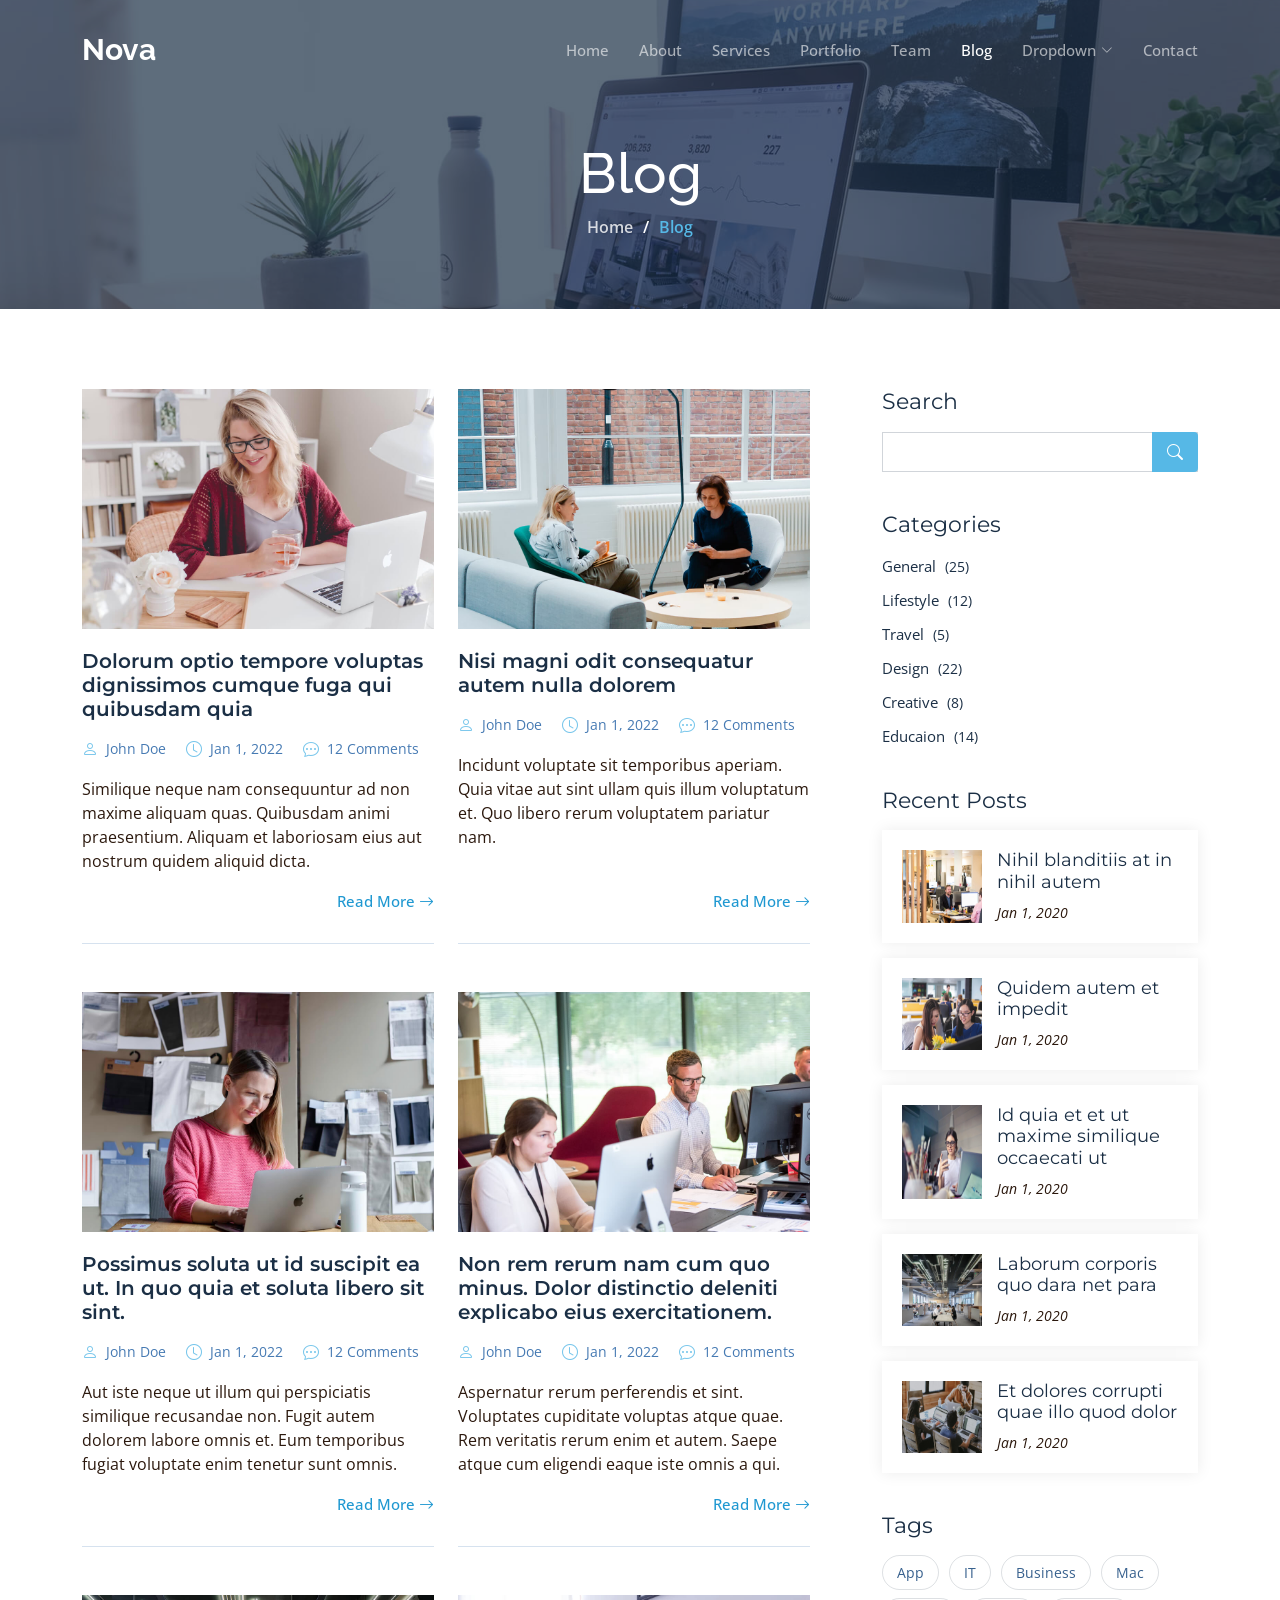
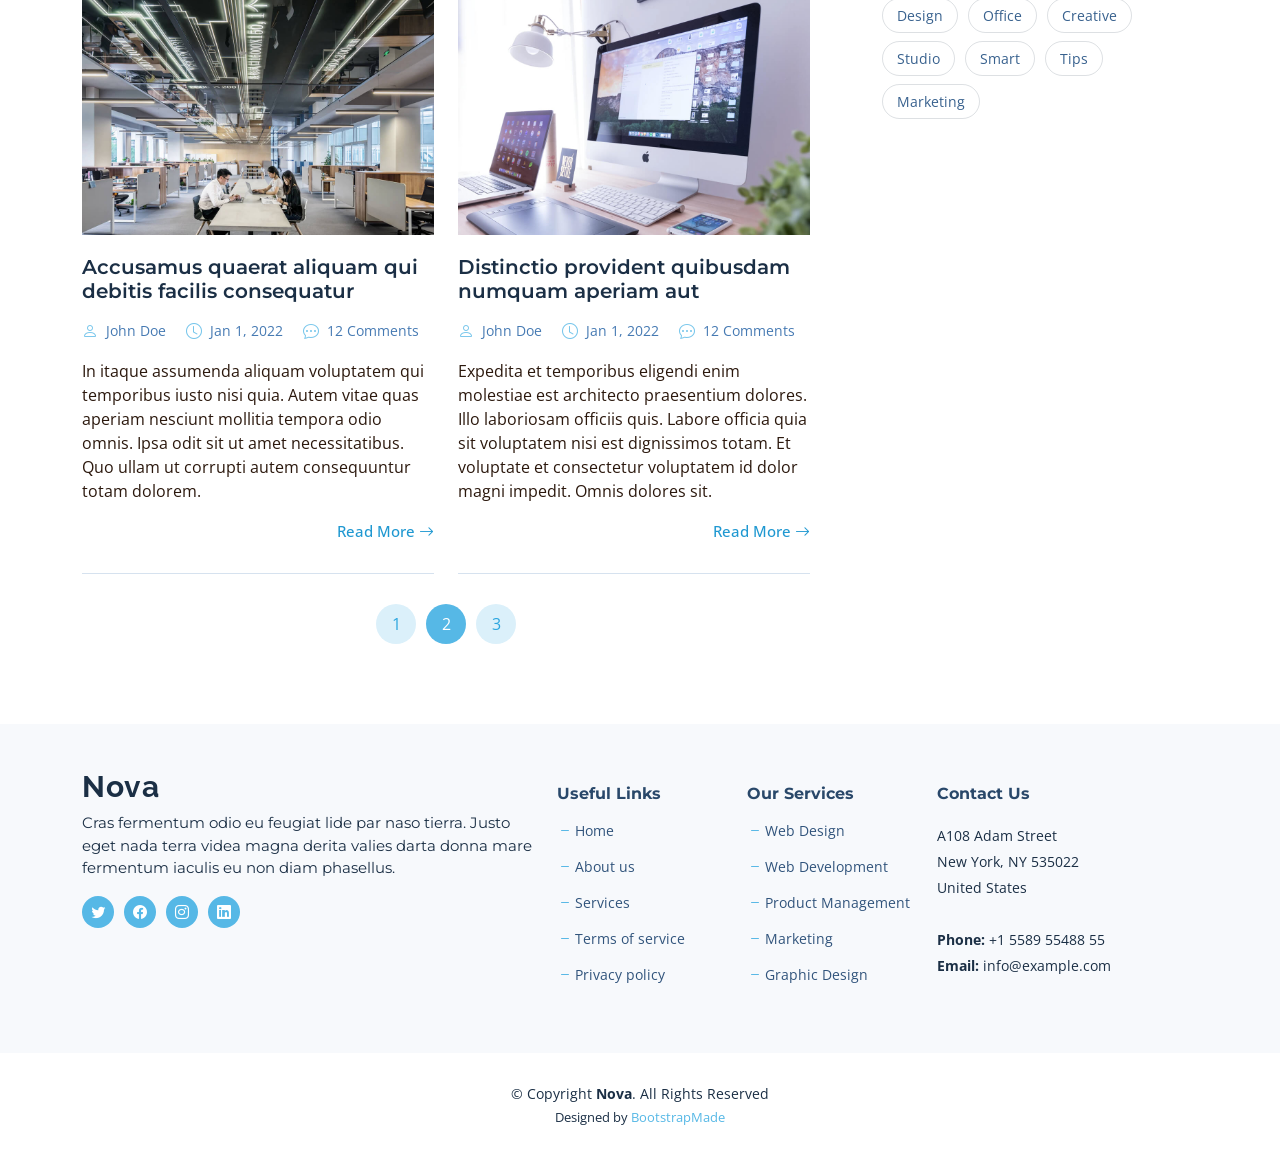
<file: blog.html>
<!DOCTYPE html>
<html lang="en">

<head>
  <meta charset="utf-8">
  <meta content="width=device-width, initial-scale=1.0" name="viewport">

  <title>Nova Bootstrap Template - Blog</title>
  <meta content="" name="description">
  <meta content="" name="keywords">

  <!-- Favicons -->
  <link href="assets/img/favicon.png" rel="icon">
  <link href="assets/img/apple-touch-icon.png" rel="apple-touch-icon">

  <!-- Google Fonts -->
  <link rel="preconnect" href="https://fonts.googleapis.com">
  <link rel="preconnect" href="https://fonts.gstatic.com" crossorigin>
  <link href="https://fonts.googleapis.com/css2?family=Open+Sans:ital,wght@0,300;0,400;0,500;0,600;0,700;1,300;1,400;1,600;1,700&family=Montserrat:ital,wght@0,300;0,400;0,500;0,600;0,700;1,300;1,400;1,500;1,600;1,700&family=Raleway:ital,wght@0,300;0,400;0,500;0,600;0,700;1,300;1,400;1,500;1,600;1,700&display=swap" rel="stylesheet">

  <!-- Vendor CSS Files -->
  <link href="assets/vendor/bootstrap/css/bootstrap.min.css" rel="stylesheet">
  <link href="assets/vendor/bootstrap-icons/bootstrap-icons.css" rel="stylesheet">
  <link href="assets/vendor/aos/aos.css" rel="stylesheet">
  <link href="assets/vendor/glightbox/css/glightbox.min.css" rel="stylesheet">
  <link href="assets/vendor/swiper/swiper-bundle.min.css" rel="stylesheet">
  <link href="assets/vendor/remixicon/remixicon.css" rel="stylesheet">

  <!-- Template Main CSS File -->
  <link href="assets/css/main.css" rel="stylesheet">

  <!-- =======================================================
  * Template Name: Nova - v1.3.0
  * Template URL: https://bootstrapmade.com/nova-bootstrap-business-template/
  * Author: BootstrapMade.com
  * License: https://bootstrapmade.com/license/
  ======================================================== -->
</head>

<body class="page-blog">

  <!-- ======= Header ======= -->
  <header id="header" class="header d-flex align-items-center fixed-top">
    <div class="container-fluid container-xl d-flex align-items-center justify-content-between">

      <a href="index.html" class="logo d-flex align-items-center">
        <!-- Uncomment the line below if you also wish to use an image logo -->
        <!-- <img src="assets/img/logo.png" alt=""> -->
        <h1 class="d-flex align-items-center">Nova</h1>
      </a>

      <i class="mobile-nav-toggle mobile-nav-show bi bi-list"></i>
      <i class="mobile-nav-toggle mobile-nav-hide d-none bi bi-x"></i>

      <nav id="navbar" class="navbar">
        <ul>
          <li><a href="index.html">Home</a></li>
          <li><a href="about.html">About</a></li>
          <li><a href="services.html">Services</a></li>
          <li><a href="portfolio.html">Portfolio</a></li>
          <li><a href="team.html">Team</a></li>
          <li><a href="blog.html" class="active">Blog</a></li>
          <li class="dropdown"><a href="#"><span>Dropdown</span> <i class="bi bi-chevron-down dropdown-indicator"></i></a>
            <ul>
              <li><a href="#">Dropdown 1</a></li>
              <li class="dropdown"><a href="#"><span>Deep Dropdown</span> <i class="bi bi-chevron-down dropdown-indicator"></i></a>
                <ul>
                  <li><a href="#">Deep Dropdown 1</a></li>
                  <li><a href="#">Deep Dropdown 2</a></li>
                  <li><a href="#">Deep Dropdown 3</a></li>
                  <li><a href="#">Deep Dropdown 4</a></li>
                  <li><a href="#">Deep Dropdown 5</a></li>
                </ul>
              </li>
              <li><a href="#">Dropdown 2</a></li>
              <li><a href="#">Dropdown 3</a></li>
              <li><a href="#">Dropdown 4</a></li>
            </ul>
          </li>
          <li><a href="contact.html">Contact</a></li>
        </ul>
      </nav><!-- .navbar -->

    </div>
  </header><!-- End Header -->

  <main id="main">

    <!-- ======= Breadcrumbs ======= -->
    <div class="breadcrumbs d-flex align-items-center" style="background-image: url('assets/img/blog-header.jpg');">
      <div class="container position-relative d-flex flex-column align-items-center">

        <h2>Blog</h2>
        <ol>
          <li><a href="index.html">Home</a></li>
          <li>Blog</li>
        </ol>

      </div>
    </div><!-- End Breadcrumbs -->

    <!-- ======= Blog Section ======= -->
    <section id="blog" class="blog">
      <div class="container" data-aos="fade-up">

        <div class="row g-5">

          <div class="col-lg-8" data-aos="fade-up" data-aos-delay="200">

            <div class="row gy-5 posts-list">

              <div class="col-lg-6">
                <article class="d-flex flex-column">

                  <div class="post-img">
                    <img src="assets/img/blog/blog-1.jpg" alt="" class="img-fluid">
                  </div>

                  <h2 class="title">
                    <a href="blog-details.html">Dolorum optio tempore voluptas dignissimos cumque fuga qui quibusdam quia</a>
                  </h2>

                  <div class="meta-top">
                    <ul>
                      <li class="d-flex align-items-center"><i class="bi bi-person"></i> <a href="blog-details.html">John Doe</a></li>
                      <li class="d-flex align-items-center"><i class="bi bi-clock"></i> <a href="blog-details.html"><time datetime="2022-01-01">Jan 1, 2022</time></a></li>
                      <li class="d-flex align-items-center"><i class="bi bi-chat-dots"></i> <a href="blog-details.html">12 Comments</a></li>
                    </ul>
                  </div>

                  <div class="content">
                    <p>
                      Similique neque nam consequuntur ad non maxime aliquam quas. Quibusdam animi praesentium. Aliquam et laboriosam eius aut nostrum quidem aliquid dicta.
                    </p>
                  </div>

                  <div class="read-more mt-auto align-self-end">
                    <a href="blog-details.html">Read More <i class="bi bi-arrow-right"></i></a>
                  </div>

                </article>
              </div><!-- End post list item -->

              <div class="col-lg-6">
                <article class="d-flex flex-column">

                  <div class="post-img">
                    <img src="assets/img/blog/blog-2.jpg" alt="" class="img-fluid">
                  </div>

                  <h2 class="title">
                    <a href="blog-details.html">Nisi magni odit consequatur autem nulla dolorem</a>
                  </h2>

                  <div class="meta-top">
                    <ul>
                      <li class="d-flex align-items-center"><i class="bi bi-person"></i> <a href="blog-details.html">John Doe</a></li>
                      <li class="d-flex align-items-center"><i class="bi bi-clock"></i> <a href="blog-details.html"><time datetime="2022-01-01">Jan 1, 2022</time></a></li>
                      <li class="d-flex align-items-center"><i class="bi bi-chat-dots"></i> <a href="blog-details.html">12 Comments</a></li>
                    </ul>
                  </div>

                  <div class="content">
                    <p>
                      Incidunt voluptate sit temporibus aperiam. Quia vitae aut sint ullam quis illum voluptatum et. Quo libero rerum voluptatem pariatur nam.
                    </p>
                  </div>

                  <div class="read-more mt-auto align-self-end">
                    <a href="blog-details.html">Read More <i class="bi bi-arrow-right"></i></a>
                  </div>

                </article>
              </div><!-- End post list item -->

              <div class="col-lg-6">
                <article class="d-flex flex-column">

                  <div class="post-img">
                    <img src="assets/img/blog/blog-3.jpg" alt="" class="img-fluid">
                  </div>

                  <h2 class="title">
                    <a href="blog-details.html">Possimus soluta ut id suscipit ea ut. In quo quia et soluta libero sit sint.</a>
                  </h2>

                  <div class="meta-top">
                    <ul>
                      <li class="d-flex align-items-center"><i class="bi bi-person"></i> <a href="blog-details.html">John Doe</a></li>
                      <li class="d-flex align-items-center"><i class="bi bi-clock"></i> <a href="blog-details.html"><time datetime="2022-01-01">Jan 1, 2022</time></a></li>
                      <li class="d-flex align-items-center"><i class="bi bi-chat-dots"></i> <a href="blog-details.html">12 Comments</a></li>
                    </ul>
                  </div>

                  <div class="content">
                    <p>
                      Aut iste neque ut illum qui perspiciatis similique recusandae non. Fugit autem dolorem labore omnis et. Eum temporibus fugiat voluptate enim tenetur sunt omnis.
                    </p>
                  </div>

                  <div class="read-more mt-auto align-self-end">
                    <a href="blog-details.html">Read More <i class="bi bi-arrow-right"></i></a>
                  </div>

                </article>
              </div><!-- End post list item -->

              <div class="col-lg-6">
                <article class="d-flex flex-column">

                  <div class="post-img">
                    <img src="assets/img/blog/blog-4.jpg" alt="" class="img-fluid">
                  </div>

                  <h2 class="title">
                    <a href="blog-details.html">Non rem rerum nam cum quo minus. Dolor distinctio deleniti explicabo eius exercitationem.</a>
                  </h2>

                  <div class="meta-top">
                    <ul>
                      <li class="d-flex align-items-center"><i class="bi bi-person"></i> <a href="blog-details.html">John Doe</a></li>
                      <li class="d-flex align-items-center"><i class="bi bi-clock"></i> <a href="blog-details.html"><time datetime="2022-01-01">Jan 1, 2022</time></a></li>
                      <li class="d-flex align-items-center"><i class="bi bi-chat-dots"></i> <a href="blog-details.html">12 Comments</a></li>
                    </ul>
                  </div>

                  <div class="content">
                    <p>
                      Aspernatur rerum perferendis et sint. Voluptates cupiditate voluptas atque quae. Rem veritatis rerum enim et autem. Saepe atque cum eligendi eaque iste omnis a qui.
                    </p>
                  </div>

                  <div class="read-more mt-auto align-self-end">
                    <a href="blog-details.html">Read More <i class="bi bi-arrow-right"></i></a>
                  </div>

                </article>
              </div><!-- End post list item -->

              <div class="col-lg-6">
                <article class="d-flex flex-column">

                  <div class="post-img">
                    <img src="assets/img/blog/blog-5.jpg" alt="" class="img-fluid">
                  </div>

                  <h2 class="title">
                    <a href="blog-details.html">Accusamus quaerat aliquam qui debitis facilis consequatur</a>
                  </h2>

                  <div class="meta-top">
                    <ul>
                      <li class="d-flex align-items-center"><i class="bi bi-person"></i> <a href="blog-details.html">John Doe</a></li>
                      <li class="d-flex align-items-center"><i class="bi bi-clock"></i> <a href="blog-details.html"><time datetime="2022-01-01">Jan 1, 2022</time></a></li>
                      <li class="d-flex align-items-center"><i class="bi bi-chat-dots"></i> <a href="blog-details.html">12 Comments</a></li>
                    </ul>
                  </div>

                  <div class="content">
                    <p>
                      In itaque assumenda aliquam voluptatem qui temporibus iusto nisi quia. Autem vitae quas aperiam nesciunt mollitia tempora odio omnis. Ipsa odit sit ut amet necessitatibus. Quo ullam ut corrupti autem consequuntur totam dolorem.
                    </p>
                  </div>

                  <div class="read-more mt-auto align-self-end">
                    <a href="blog-details.html">Read More <i class="bi bi-arrow-right"></i></a>
                  </div>

                </article>
              </div><!-- End post list item -->

              <div class="col-lg-6">
                <article class="d-flex flex-column">

                  <div class="post-img">
                    <img src="assets/img/blog/blog-6.jpg" alt="" class="img-fluid">
                  </div>

                  <h2 class="title">
                    <a href="blog-details.html">Distinctio provident quibusdam numquam aperiam aut</a>
                  </h2>

                  <div class="meta-top">
                    <ul>
                      <li class="d-flex align-items-center"><i class="bi bi-person"></i> <a href="blog-details.html">John Doe</a></li>
                      <li class="d-flex align-items-center"><i class="bi bi-clock"></i> <a href="blog-details.html"><time datetime="2022-01-01">Jan 1, 2022</time></a></li>
                      <li class="d-flex align-items-center"><i class="bi bi-chat-dots"></i> <a href="blog-details.html">12 Comments</a></li>
                    </ul>
                  </div>

                  <div class="content">
                    <p>
                      Expedita et temporibus eligendi enim molestiae est architecto praesentium dolores. Illo laboriosam officiis quis. Labore officia quia sit voluptatem nisi est dignissimos totam. Et voluptate et consectetur voluptatem id dolor magni impedit. Omnis dolores sit.
                    </p>
                  </div>

                  <div class="read-more mt-auto align-self-end">
                    <a href="blog-details.html">Read More <i class="bi bi-arrow-right"></i></a>
                  </div>

                </article>
              </div><!-- End post list item -->

            </div><!-- End blog posts list -->

            <div class="blog-pagination">
              <ul class="justify-content-center">
                <li><a href="#">1</a></li>
                <li class="active"><a href="#">2</a></li>
                <li><a href="#">3</a></li>
              </ul>
            </div><!-- End blog pagination -->

          </div>

          <div class="col-lg-4" data-aos="fade-up" data-aos-delay="400">

            <div class="sidebar ps-lg-4">

              <div class="sidebar-item search-form">
                <h3 class="sidebar-title">Search</h3>
                <form action="" class="mt-3">
                  <input type="text">
                  <button type="submit"><i class="bi bi-search"></i></button>
                </form>
              </div><!-- End sidebar search formn-->

              <div class="sidebar-item categories">
                <h3 class="sidebar-title">Categories</h3>
                <ul class="mt-3">
                  <li><a href="#">General <span>(25)</span></a></li>
                  <li><a href="#">Lifestyle <span>(12)</span></a></li>
                  <li><a href="#">Travel <span>(5)</span></a></li>
                  <li><a href="#">Design <span>(22)</span></a></li>
                  <li><a href="#">Creative <span>(8)</span></a></li>
                  <li><a href="#">Educaion <span>(14)</span></a></li>
                </ul>
              </div><!-- End sidebar categories-->

              <div class="sidebar-item recent-posts">
                <h3 class="sidebar-title">Recent Posts</h3>

                <div class="mt-3">

                  <div class="post-item mt-3">
                    <img src="assets/img/blog/blog-recent-1.jpg" alt="" class="flex-shrink-0">
                    <div>
                      <h4><a href="blog-post.html">Nihil blanditiis at in nihil autem</a></h4>
                      <time datetime="2020-01-01">Jan 1, 2020</time>
                    </div>
                  </div><!-- End recent post item-->

                  <div class="post-item">
                    <img src="assets/img/blog/blog-recent-2.jpg" alt="" class="flex-shrink-0">
                    <div>
                      <h4><a href="blog-post.html">Quidem autem et impedit</a></h4>
                      <time datetime="2020-01-01">Jan 1, 2020</time>
                    </div>
                  </div><!-- End recent post item-->

                  <div class="post-item">
                    <img src="assets/img/blog/blog-recent-3.jpg" alt="" class="flex-shrink-0">
                    <div>
                      <h4><a href="blog-post.html">Id quia et et ut maxime similique occaecati ut</a></h4>
                      <time datetime="2020-01-01">Jan 1, 2020</time>
                    </div>
                  </div><!-- End recent post item-->

                  <div class="post-item">
                    <img src="assets/img/blog/blog-recent-4.jpg" alt="" class="flex-shrink-0">
                    <div>
                      <h4><a href="blog-post.html">Laborum corporis quo dara net para</a></h4>
                      <time datetime="2020-01-01">Jan 1, 2020</time>
                    </div>
                  </div><!-- End recent post item-->

                  <div class="post-item">
                    <img src="assets/img/blog/blog-recent-5.jpg" alt="" class="flex-shrink-0">
                    <div>
                      <h4><a href="blog-post.html">Et dolores corrupti quae illo quod dolor</a></h4>
                      <time datetime="2020-01-01">Jan 1, 2020</time>
                    </div>
                  </div><!-- End recent post item-->

                </div>

              </div><!-- End sidebar recent posts-->

              <div class="sidebar-item tags">
                <h3 class="sidebar-title">Tags</h3>
                <ul class="mt-3">
                  <li><a href="#">App</a></li>
                  <li><a href="#">IT</a></li>
                  <li><a href="#">Business</a></li>
                  <li><a href="#">Mac</a></li>
                  <li><a href="#">Design</a></li>
                  <li><a href="#">Office</a></li>
                  <li><a href="#">Creative</a></li>
                  <li><a href="#">Studio</a></li>
                  <li><a href="#">Smart</a></li>
                  <li><a href="#">Tips</a></li>
                  <li><a href="#">Marketing</a></li>
                </ul>
              </div><!-- End sidebar tags-->

            </div><!-- End Blog Sidebar -->

          </div>

        </div>

      </div>
    </section><!-- End Blog Section -->

  </main><!-- End #main -->

  <!-- ======= Footer ======= -->
  <footer id="footer" class="footer">

    <div class="footer-content">
      <div class="container">
        <div class="row gy-4">
          <div class="col-lg-5 col-md-12 footer-info">
            <a href="index.html" class="logo d-flex align-items-center">
              <span>Nova</span>
            </a>
            <p>Cras fermentum odio eu feugiat lide par naso tierra. Justo eget nada terra videa magna derita valies darta donna mare fermentum iaculis eu non diam phasellus.</p>
            <div class="social-links d-flex  mt-3">
              <a href="#" class="twitter"><i class="bi bi-twitter"></i></a>
              <a href="#" class="facebook"><i class="bi bi-facebook"></i></a>
              <a href="#" class="instagram"><i class="bi bi-instagram"></i></a>
              <a href="#" class="linkedin"><i class="bi bi-linkedin"></i></a>
            </div>
          </div>

          <div class="col-lg-2 col-6 footer-links">
            <h4>Useful Links</h4>
            <ul>
              <li><i class="bi bi-dash"></i> <a href="#">Home</a></li>
              <li><i class="bi bi-dash"></i> <a href="#">About us</a></li>
              <li><i class="bi bi-dash"></i> <a href="#">Services</a></li>
              <li><i class="bi bi-dash"></i> <a href="#">Terms of service</a></li>
              <li><i class="bi bi-dash"></i> <a href="#">Privacy policy</a></li>
            </ul>
          </div>

          <div class="col-lg-2 col-6 footer-links">
            <h4>Our Services</h4>
            <ul>
              <li><i class="bi bi-dash"></i> <a href="#">Web Design</a></li>
              <li><i class="bi bi-dash"></i> <a href="#">Web Development</a></li>
              <li><i class="bi bi-dash"></i> <a href="#">Product Management</a></li>
              <li><i class="bi bi-dash"></i> <a href="#">Marketing</a></li>
              <li><i class="bi bi-dash"></i> <a href="#">Graphic Design</a></li>
            </ul>
          </div>

          <div class="col-lg-3 col-md-12 footer-contact text-center text-md-start">
            <h4>Contact Us</h4>
            <p>
              A108 Adam Street <br>
              New York, NY 535022<br>
              United States <br><br>
              <strong>Phone:</strong> +1 5589 55488 55<br>
              <strong>Email:</strong> info@example.com<br>
            </p>

          </div>

        </div>
      </div>
    </div>

    <div class="footer-legal">
      <div class="container">
        <div class="copyright">
          &copy; Copyright <strong><span>Nova</span></strong>. All Rights Reserved
        </div>
        <div class="credits">
          <!-- All the links in the footer should remain intact. -->
          <!-- You can delete the links only if you purchased the pro version. -->
          <!-- Licensing information: https://bootstrapmade.com/license/ -->
          <!-- Purchase the pro version with working PHP/AJAX contact form: https://bootstrapmade.com/nova-bootstrap-business-template/ -->
          Designed by <a href="https://bootstrapmade.com/">BootstrapMade</a>
        </div>
      </div>
    </div>
  </footer><!-- End Footer -->
  <!-- End Footer -->

  <a href="#" class="scroll-top d-flex align-items-center justify-content-center"><i class="bi bi-arrow-up-short"></i></a>

  <div id="preloader"></div>

  <!-- Vendor JS Files -->
  <script src="assets/vendor/bootstrap/js/bootstrap.bundle.min.js"></script>
  <script src="assets/vendor/aos/aos.js"></script>
  <script src="assets/vendor/glightbox/js/glightbox.min.js"></script>
  <script src="assets/vendor/swiper/swiper-bundle.min.js"></script>
  <script src="assets/vendor/isotope-layout/isotope.pkgd.min.js"></script>
  <script src="assets/vendor/php-email-form/validate.js"></script>

  <!-- Template Main JS File -->
  <script src="assets/js/main.js"></script>

</body>

</html>
</file>
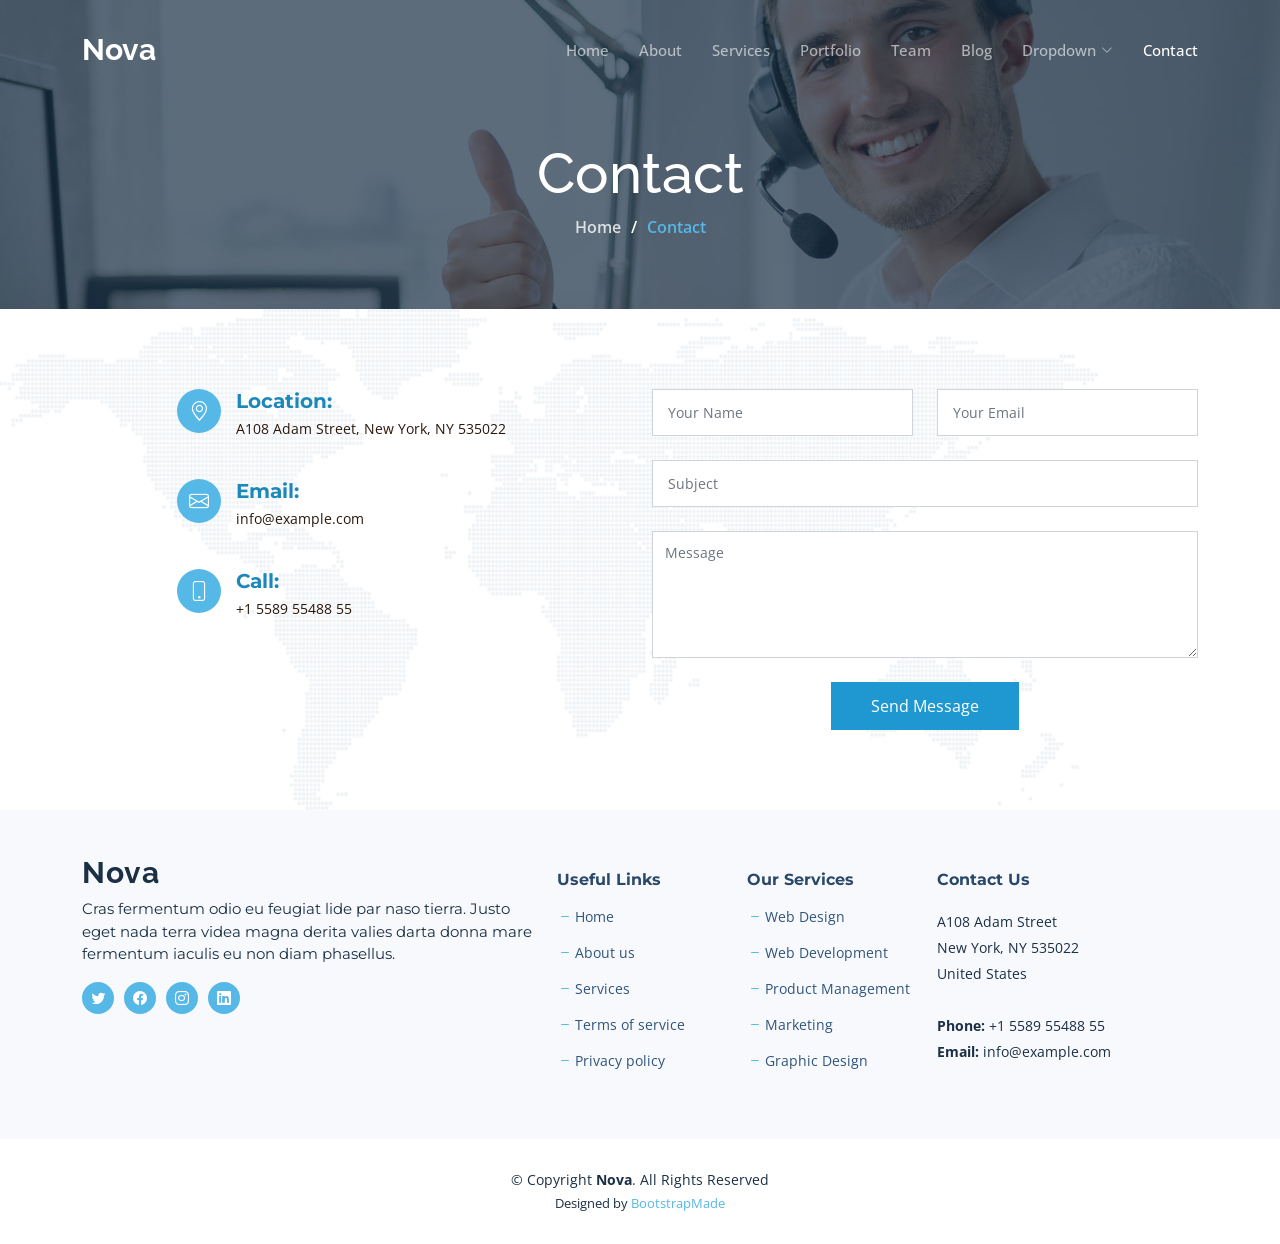
<file: contact.html>
<!DOCTYPE html>
<html lang="en">

<head>
  <meta charset="utf-8">
  <meta content="width=device-width, initial-scale=1.0" name="viewport">

  <title>Nova Bootstrap Template - Contact</title>
  <meta content="" name="description">
  <meta content="" name="keywords">

  <!-- Favicons -->
  <link href="assets/img/favicon.png" rel="icon">
  <link href="assets/img/apple-touch-icon.png" rel="apple-touch-icon">

  <!-- Google Fonts -->
  <link rel="preconnect" href="https://fonts.googleapis.com">
  <link rel="preconnect" href="https://fonts.gstatic.com" crossorigin>
  <link href="https://fonts.googleapis.com/css2?family=Open+Sans:ital,wght@0,300;0,400;0,500;0,600;0,700;1,300;1,400;1,600;1,700&family=Montserrat:ital,wght@0,300;0,400;0,500;0,600;0,700;1,300;1,400;1,500;1,600;1,700&family=Raleway:ital,wght@0,300;0,400;0,500;0,600;0,700;1,300;1,400;1,500;1,600;1,700&display=swap" rel="stylesheet">

  <!-- Vendor CSS Files -->
  <link href="assets/vendor/bootstrap/css/bootstrap.min.css" rel="stylesheet">
  <link href="assets/vendor/bootstrap-icons/bootstrap-icons.css" rel="stylesheet">
  <link href="assets/vendor/aos/aos.css" rel="stylesheet">
  <link href="assets/vendor/glightbox/css/glightbox.min.css" rel="stylesheet">
  <link href="assets/vendor/swiper/swiper-bundle.min.css" rel="stylesheet">
  <link href="assets/vendor/remixicon/remixicon.css" rel="stylesheet">

  <!-- Template Main CSS File -->
  <link href="assets/css/main.css" rel="stylesheet">

  <!-- =======================================================
  * Template Name: Nova - v1.3.0
  * Template URL: https://bootstrapmade.com/nova-bootstrap-business-template/
  * Author: BootstrapMade.com
  * License: https://bootstrapmade.com/license/
  ======================================================== -->
</head>

<body class="page-contact">

  <!-- ======= Header ======= -->
  <header id="header" class="header d-flex align-items-center fixed-top">
    <div class="container-fluid container-xl d-flex align-items-center justify-content-between">

      <a href="index.html" class="logo d-flex align-items-center">
        <!-- Uncomment the line below if you also wish to use an image logo -->
        <!-- <img src="assets/img/logo.png" alt=""> -->
        <h1 class="d-flex align-items-center">Nova</h1>
      </a>

      <i class="mobile-nav-toggle mobile-nav-show bi bi-list"></i>
      <i class="mobile-nav-toggle mobile-nav-hide d-none bi bi-x"></i>

      <nav id="navbar" class="navbar">
        <ul>
          <li><a href="index.html">Home</a></li>
          <li><a href="about.html">About</a></li>
          <li><a href="services.html">Services</a></li>
          <li><a href="portfolio.html">Portfolio</a></li>
          <li><a href="team.html">Team</a></li>
          <li><a href="blog.html">Blog</a></li>
          <li class="dropdown"><a href="#"><span>Dropdown</span> <i class="bi bi-chevron-down dropdown-indicator"></i></a>
            <ul>
              <li><a href="#">Dropdown 1</a></li>
              <li class="dropdown"><a href="#"><span>Deep Dropdown</span> <i class="bi bi-chevron-down dropdown-indicator"></i></a>
                <ul>
                  <li><a href="#">Deep Dropdown 1</a></li>
                  <li><a href="#">Deep Dropdown 2</a></li>
                  <li><a href="#">Deep Dropdown 3</a></li>
                  <li><a href="#">Deep Dropdown 4</a></li>
                  <li><a href="#">Deep Dropdown 5</a></li>
                </ul>
              </li>
              <li><a href="#">Dropdown 2</a></li>
              <li><a href="#">Dropdown 3</a></li>
              <li><a href="#">Dropdown 4</a></li>
            </ul>
          </li>
          <li><a href="contact.html" class="active">Contact</a></li>
        </ul>
      </nav><!-- .navbar -->

    </div>
  </header><!-- End Header -->

  <main id="main">

    <!-- ======= Breadcrumbs ======= -->
    <div class="breadcrumbs d-flex align-items-center" style="background-image: url('assets/img/contact-header.jpg');">
      <div class="container position-relative d-flex flex-column align-items-center">

        <h2>Contact</h2>
        <ol>
          <li><a href="index.html">Home</a></li>
          <li>Contact</li>
        </ol>

      </div>
    </div><!-- End Breadcrumbs -->

    <!-- ======= Contact Section ======= -->
    <section id="contact" class="contact">
      <div class="container position-relative" data-aos="fade-up">

        <div class="row gy-4 d-flex justify-content-end">

          <div class="col-lg-5" data-aos="fade-up" data-aos-delay="100">

            <div class="info-item d-flex">
              <i class="bi bi-geo-alt flex-shrink-0"></i>
              <div>
                <h4>Location:</h4>
                <p>A108 Adam Street, New York, NY 535022</p>
              </div>
            </div><!-- End Info Item -->

            <div class="info-item d-flex">
              <i class="bi bi-envelope flex-shrink-0"></i>
              <div>
                <h4>Email:</h4>
                <p>info@example.com</p>
              </div>
            </div><!-- End Info Item -->

            <div class="info-item d-flex">
              <i class="bi bi-phone flex-shrink-0"></i>
              <div>
                <h4>Call:</h4>
                <p>+1 5589 55488 55</p>
              </div>
            </div><!-- End Info Item -->

          </div>

          <div class="col-lg-6" data-aos="fade-up" data-aos-delay="250">

            <form action="forms/contact.php" method="post" role="form" class="php-email-form">
              <div class="row">
                <div class="col-md-6 form-group">
                  <input type="text" name="name" class="form-control" id="name" placeholder="Your Name" required>
                </div>
                <div class="col-md-6 form-group mt-3 mt-md-0">
                  <input type="email" class="form-control" name="email" id="email" placeholder="Your Email" required>
                </div>
              </div>
              <div class="form-group mt-3">
                <input type="text" class="form-control" name="subject" id="subject" placeholder="Subject" required>
              </div>
              <div class="form-group mt-3">
                <textarea class="form-control" name="message" rows="5" placeholder="Message" required></textarea>
              </div>
              <div class="my-3">
                <div class="loading">Loading</div>
                <div class="error-message"></div>
                <div class="sent-message">Your message has been sent. Thank you!</div>
              </div>
              <div class="text-center"><button type="submit">Send Message</button></div>
            </form>

          </div><!-- End Contact Form -->

        </div>

      </div>
    </section><!-- End Contact Section -->

  </main><!-- End #main -->

  <!-- ======= Footer ======= -->
  <footer id="footer" class="footer">

    <div class="footer-content">
      <div class="container">
        <div class="row gy-4">
          <div class="col-lg-5 col-md-12 footer-info">
            <a href="index.html" class="logo d-flex align-items-center">
              <span>Nova</span>
            </a>
            <p>Cras fermentum odio eu feugiat lide par naso tierra. Justo eget nada terra videa magna derita valies darta donna mare fermentum iaculis eu non diam phasellus.</p>
            <div class="social-links d-flex  mt-3">
              <a href="#" class="twitter"><i class="bi bi-twitter"></i></a>
              <a href="#" class="facebook"><i class="bi bi-facebook"></i></a>
              <a href="#" class="instagram"><i class="bi bi-instagram"></i></a>
              <a href="#" class="linkedin"><i class="bi bi-linkedin"></i></a>
            </div>
          </div>

          <div class="col-lg-2 col-6 footer-links">
            <h4>Useful Links</h4>
            <ul>
              <li><i class="bi bi-dash"></i> <a href="#">Home</a></li>
              <li><i class="bi bi-dash"></i> <a href="#">About us</a></li>
              <li><i class="bi bi-dash"></i> <a href="#">Services</a></li>
              <li><i class="bi bi-dash"></i> <a href="#">Terms of service</a></li>
              <li><i class="bi bi-dash"></i> <a href="#">Privacy policy</a></li>
            </ul>
          </div>

          <div class="col-lg-2 col-6 footer-links">
            <h4>Our Services</h4>
            <ul>
              <li><i class="bi bi-dash"></i> <a href="#">Web Design</a></li>
              <li><i class="bi bi-dash"></i> <a href="#">Web Development</a></li>
              <li><i class="bi bi-dash"></i> <a href="#">Product Management</a></li>
              <li><i class="bi bi-dash"></i> <a href="#">Marketing</a></li>
              <li><i class="bi bi-dash"></i> <a href="#">Graphic Design</a></li>
            </ul>
          </div>

          <div class="col-lg-3 col-md-12 footer-contact text-center text-md-start">
            <h4>Contact Us</h4>
            <p>
              A108 Adam Street <br>
              New York, NY 535022<br>
              United States <br><br>
              <strong>Phone:</strong> +1 5589 55488 55<br>
              <strong>Email:</strong> info@example.com<br>
            </p>

          </div>

        </div>
      </div>
    </div>

    <div class="footer-legal">
      <div class="container">
        <div class="copyright">
          &copy; Copyright <strong><span>Nova</span></strong>. All Rights Reserved
        </div>
        <div class="credits">
          <!-- All the links in the footer should remain intact. -->
          <!-- You can delete the links only if you purchased the pro version. -->
          <!-- Licensing information: https://bootstrapmade.com/license/ -->
          <!-- Purchase the pro version with working PHP/AJAX contact form: https://bootstrapmade.com/nova-bootstrap-business-template/ -->
          Designed by <a href="https://bootstrapmade.com/">BootstrapMade</a>
        </div>
      </div>
    </div>
  </footer><!-- End Footer -->
  <!-- End Footer -->

  <a href="#" class="scroll-top d-flex align-items-center justify-content-center"><i class="bi bi-arrow-up-short"></i></a>

  <div id="preloader"></div>

  <!-- Vendor JS Files -->
  <script src="assets/vendor/bootstrap/js/bootstrap.bundle.min.js"></script>
  <script src="assets/vendor/aos/aos.js"></script>
  <script src="assets/vendor/glightbox/js/glightbox.min.js"></script>
  <script src="assets/vendor/swiper/swiper-bundle.min.js"></script>
  <script src="assets/vendor/isotope-layout/isotope.pkgd.min.js"></script>
  <script src="assets/vendor/php-email-form/validate.js"></script>

  <!-- Template Main JS File -->
  <script src="assets/js/main.js"></script>

</body>

</html>
</file>
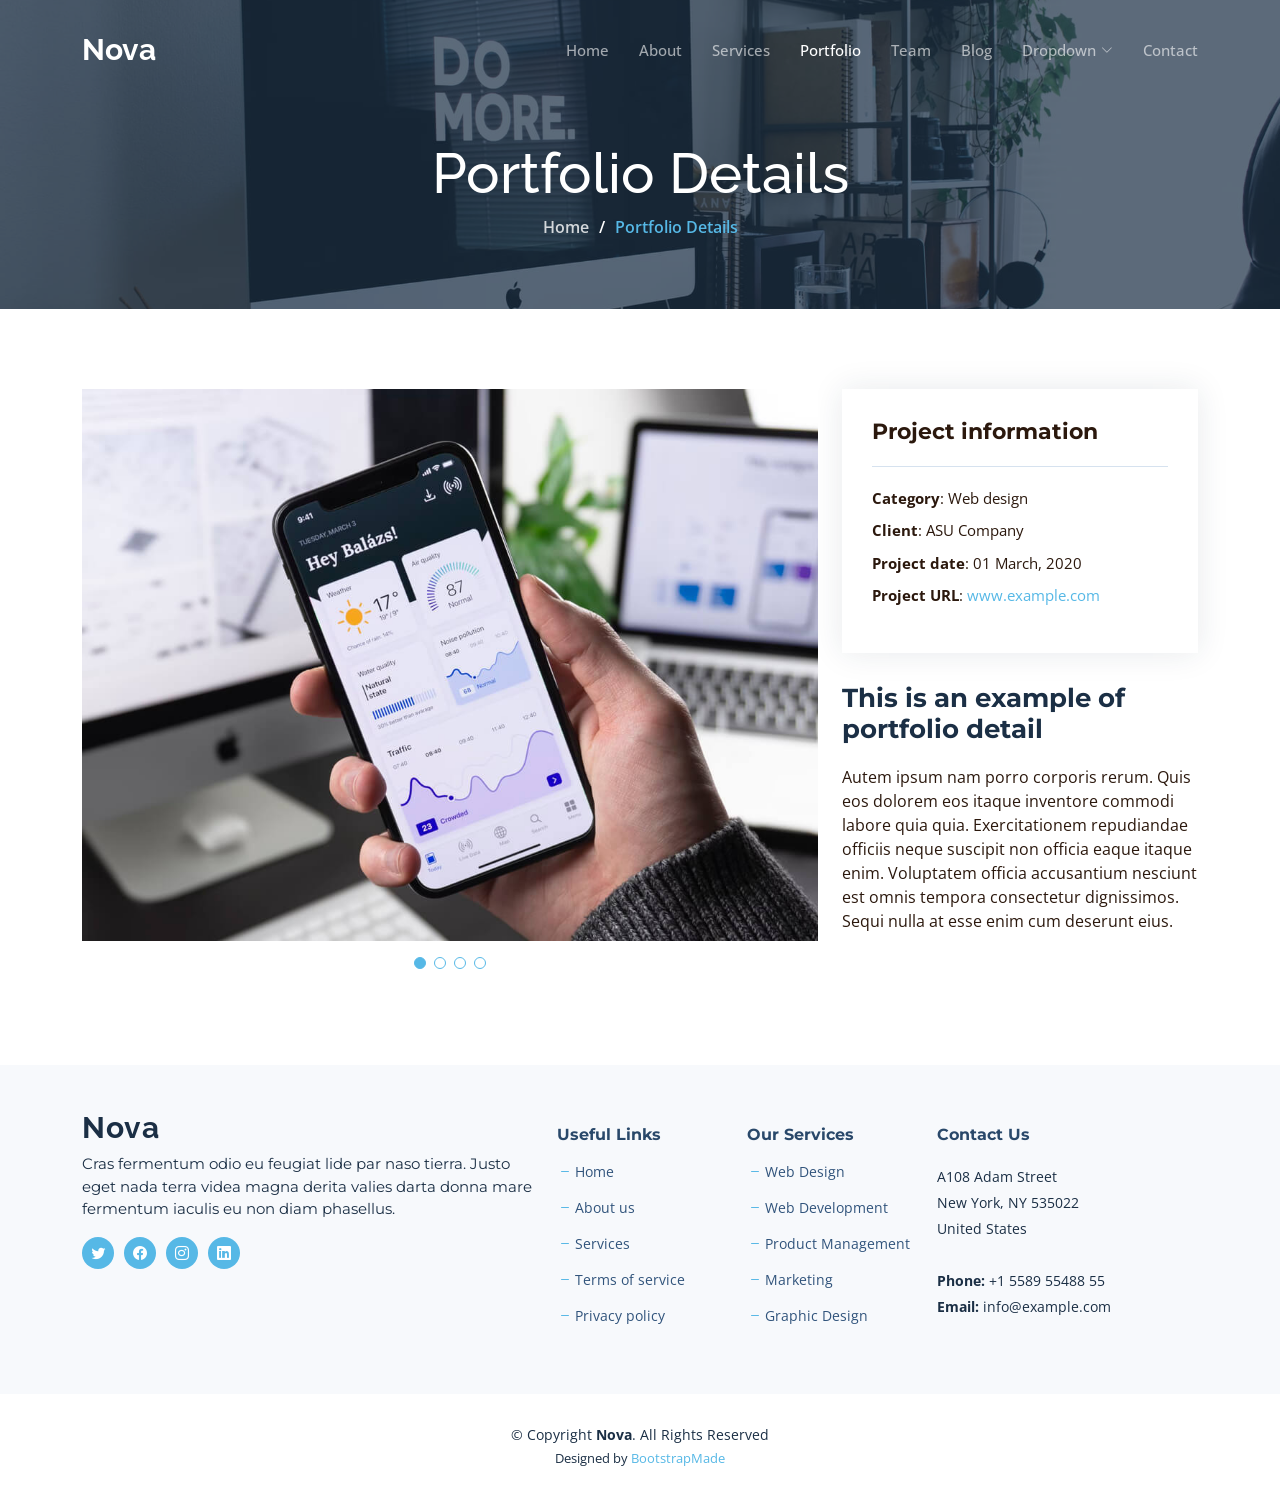
<file: portfolio-details.html>
<!DOCTYPE html>
<html lang="en">

<head>
  <meta charset="utf-8">
  <meta content="width=device-width, initial-scale=1.0" name="viewport">

  <title>Portfolio Details - HeroBiz Bootstrap Template</title>
  <meta content="" name="description">
  <meta content="" name="keywords">

  <!-- Favicons -->
  <link href="assets/img/favicon.png" rel="icon">
  <link href="assets/img/apple-touch-icon.png" rel="apple-touch-icon">

  <!-- Google Fonts -->
  <link rel="preconnect" href="https://fonts.googleapis.com">
  <link rel="preconnect" href="https://fonts.gstatic.com" crossorigin>
  <link href="https://fonts.googleapis.com/css2?family=Open+Sans:ital,wght@0,300;0,400;0,500;0,600;0,700;1,300;1,400;1,600;1,700&family=Montserrat:ital,wght@0,300;0,400;0,500;0,600;0,700;1,300;1,400;1,500;1,600;1,700&family=Raleway:ital,wght@0,300;0,400;0,500;0,600;0,700;1,300;1,400;1,500;1,600;1,700&display=swap" rel="stylesheet">

  <!-- Vendor CSS Files -->
  <link href="assets/vendor/bootstrap/css/bootstrap.min.css" rel="stylesheet">
  <link href="assets/vendor/bootstrap-icons/bootstrap-icons.css" rel="stylesheet">
  <link href="assets/vendor/aos/aos.css" rel="stylesheet">
  <link href="assets/vendor/glightbox/css/glightbox.min.css" rel="stylesheet">
  <link href="assets/vendor/swiper/swiper-bundle.min.css" rel="stylesheet">
  <link href="assets/vendor/remixicon/remixicon.css" rel="stylesheet">

  <!-- Template Main CSS File -->
  <link href="assets/css/main.css" rel="stylesheet">

  <!-- =======================================================
  * Template Name: Nova - v1.3.0
  * Template URL: https://bootstrapmade.com/nova-bootstrap-business-template/
  * Author: BootstrapMade.com
  * License: https://bootstrapmade.com/license/
  ======================================================== -->
</head>

<body class="page-portfolio">

  <!-- ======= Header ======= -->
  <header id="header" class="header d-flex align-items-center fixed-top">
    <div class="container-fluid container-xl d-flex align-items-center justify-content-between">

      <a href="index.html" class="logo d-flex align-items-center">
        <!-- Uncomment the line below if you also wish to use an image logo -->
        <!-- <img src="assets/img/logo.png" alt=""> -->
        <h1 class="d-flex align-items-center">Nova</h1>
      </a>

      <i class="mobile-nav-toggle mobile-nav-show bi bi-list"></i>
      <i class="mobile-nav-toggle mobile-nav-hide d-none bi bi-x"></i>

      <nav id="navbar" class="navbar">
        <ul>
          <li><a href="index.html">Home</a></li>
          <li><a href="about.html">About</a></li>
          <li><a href="services.html">Services</a></li>
          <li><a href="portfolio.html" class="active">Portfolio</a></li>
          <li><a href="team.html">Team</a></li>
          <li><a href="blog.html">Blog</a></li>
          <li class="dropdown"><a href="#"><span>Dropdown</span> <i class="bi bi-chevron-down dropdown-indicator"></i></a>
            <ul>
              <li><a href="#">Dropdown 1</a></li>
              <li class="dropdown"><a href="#"><span>Deep Dropdown</span> <i class="bi bi-chevron-down dropdown-indicator"></i></a>
                <ul>
                  <li><a href="#">Deep Dropdown 1</a></li>
                  <li><a href="#">Deep Dropdown 2</a></li>
                  <li><a href="#">Deep Dropdown 3</a></li>
                  <li><a href="#">Deep Dropdown 4</a></li>
                  <li><a href="#">Deep Dropdown 5</a></li>
                </ul>
              </li>
              <li><a href="#">Dropdown 2</a></li>
              <li><a href="#">Dropdown 3</a></li>
              <li><a href="#">Dropdown 4</a></li>
            </ul>
          </li>
          <li><a href="contact.html">Contact</a></li>
        </ul>
      </nav><!-- .navbar -->

    </div>
  </header><!-- End Header -->

  <main id="main">

    <!-- ======= Breadcrumbs ======= -->
    <div class="breadcrumbs d-flex align-items-center" style="background-image: url('assets/img/portfolio-header.jpg');">
      <div class="container position-relative d-flex flex-column align-items-center">

        <h2>Portfolio Details</h2>
        <ol>
          <li><a href="index.html">Home</a></li>
          <li>Portfolio Details</li>
        </ol>

      </div>
    </div><!-- End Breadcrumbs -->

    <!-- ======= Portfolio Details Section ======= -->
    <section id="portfolio-details" class="portfolio-details">
      <div class="container" data-aos="fade-up">

        <div class="row gy-4">

          <div class="col-lg-8">
            <div class="slides-1 portfolio-details-slider swiper">
              <div class="swiper-wrapper align-items-center">

                <div class="swiper-slide">
                  <img src="assets/img/portfolio/app-1.jpg" alt="">
                </div>

                <div class="swiper-slide">
                  <img src="assets/img/portfolio/product-1.jpg" alt="">
                </div>

                <div class="swiper-slide">
                  <img src="assets/img/portfolio/branding-1.jpg" alt="">
                </div>

                <div class="swiper-slide">
                  <img src="assets/img/portfolio/books-1.jpg" alt="">
                </div>

              </div>
              <div class="swiper-pagination"></div>
            </div>
          </div>

          <div class="col-lg-4">
            <div class="portfolio-info">
              <h3>Project information</h3>
              <ul>
                <li><strong>Category</strong>: Web design</li>
                <li><strong>Client</strong>: ASU Company</li>
                <li><strong>Project date</strong>: 01 March, 2020</li>
                <li><strong>Project URL</strong>: <a href="#">www.example.com</a></li>
              </ul>
            </div>
            <div class="portfolio-description">
              <h2>This is an example of portfolio detail</h2>
              <p>
                Autem ipsum nam porro corporis rerum. Quis eos dolorem eos itaque inventore commodi labore quia quia. Exercitationem repudiandae officiis neque suscipit non officia eaque itaque enim. Voluptatem officia accusantium nesciunt est omnis tempora consectetur dignissimos. Sequi nulla at esse enim cum deserunt eius.
              </p>
            </div>
          </div>

        </div>

      </div>
    </section><!-- End Portfolio Details Section -->

  </main><!-- End #main -->

  <!-- ======= Footer ======= -->
  <footer id="footer" class="footer">

    <div class="footer-content">
      <div class="container">
        <div class="row gy-4">
          <div class="col-lg-5 col-md-12 footer-info">
            <a href="index.html" class="logo d-flex align-items-center">
              <span>Nova</span>
            </a>
            <p>Cras fermentum odio eu feugiat lide par naso tierra. Justo eget nada terra videa magna derita valies darta donna mare fermentum iaculis eu non diam phasellus.</p>
            <div class="social-links d-flex  mt-3">
              <a href="#" class="twitter"><i class="bi bi-twitter"></i></a>
              <a href="#" class="facebook"><i class="bi bi-facebook"></i></a>
              <a href="#" class="instagram"><i class="bi bi-instagram"></i></a>
              <a href="#" class="linkedin"><i class="bi bi-linkedin"></i></a>
            </div>
          </div>

          <div class="col-lg-2 col-6 footer-links">
            <h4>Useful Links</h4>
            <ul>
              <li><i class="bi bi-dash"></i> <a href="#">Home</a></li>
              <li><i class="bi bi-dash"></i> <a href="#">About us</a></li>
              <li><i class="bi bi-dash"></i> <a href="#">Services</a></li>
              <li><i class="bi bi-dash"></i> <a href="#">Terms of service</a></li>
              <li><i class="bi bi-dash"></i> <a href="#">Privacy policy</a></li>
            </ul>
          </div>

          <div class="col-lg-2 col-6 footer-links">
            <h4>Our Services</h4>
            <ul>
              <li><i class="bi bi-dash"></i> <a href="#">Web Design</a></li>
              <li><i class="bi bi-dash"></i> <a href="#">Web Development</a></li>
              <li><i class="bi bi-dash"></i> <a href="#">Product Management</a></li>
              <li><i class="bi bi-dash"></i> <a href="#">Marketing</a></li>
              <li><i class="bi bi-dash"></i> <a href="#">Graphic Design</a></li>
            </ul>
          </div>

          <div class="col-lg-3 col-md-12 footer-contact text-center text-md-start">
            <h4>Contact Us</h4>
            <p>
              A108 Adam Street <br>
              New York, NY 535022<br>
              United States <br><br>
              <strong>Phone:</strong> +1 5589 55488 55<br>
              <strong>Email:</strong> info@example.com<br>
            </p>

          </div>

        </div>
      </div>
    </div>

    <div class="footer-legal">
      <div class="container">
        <div class="copyright">
          &copy; Copyright <strong><span>Nova</span></strong>. All Rights Reserved
        </div>
        <div class="credits">
          <!-- All the links in the footer should remain intact. -->
          <!-- You can delete the links only if you purchased the pro version. -->
          <!-- Licensing information: https://bootstrapmade.com/license/ -->
          <!-- Purchase the pro version with working PHP/AJAX contact form: https://bootstrapmade.com/nova-bootstrap-business-template/ -->
          Designed by <a href="https://bootstrapmade.com/">BootstrapMade</a>
        </div>
      </div>
    </div>
  </footer><!-- End Footer -->
  <!-- End Footer -->

  <a href="#" class="scroll-top d-flex align-items-center justify-content-center"><i class="bi bi-arrow-up-short"></i></a>

  <div id="preloader"></div>

  <!-- Vendor JS Files -->
  <script src="assets/vendor/bootstrap/js/bootstrap.bundle.min.js"></script>
  <script src="assets/vendor/aos/aos.js"></script>
  <script src="assets/vendor/glightbox/js/glightbox.min.js"></script>
  <script src="assets/vendor/swiper/swiper-bundle.min.js"></script>
  <script src="assets/vendor/isotope-layout/isotope.pkgd.min.js"></script>
  <script src="assets/vendor/php-email-form/validate.js"></script>

  <!-- Template Main JS File -->
  <script src="assets/js/main.js"></script>

</body>

</html>
</file>
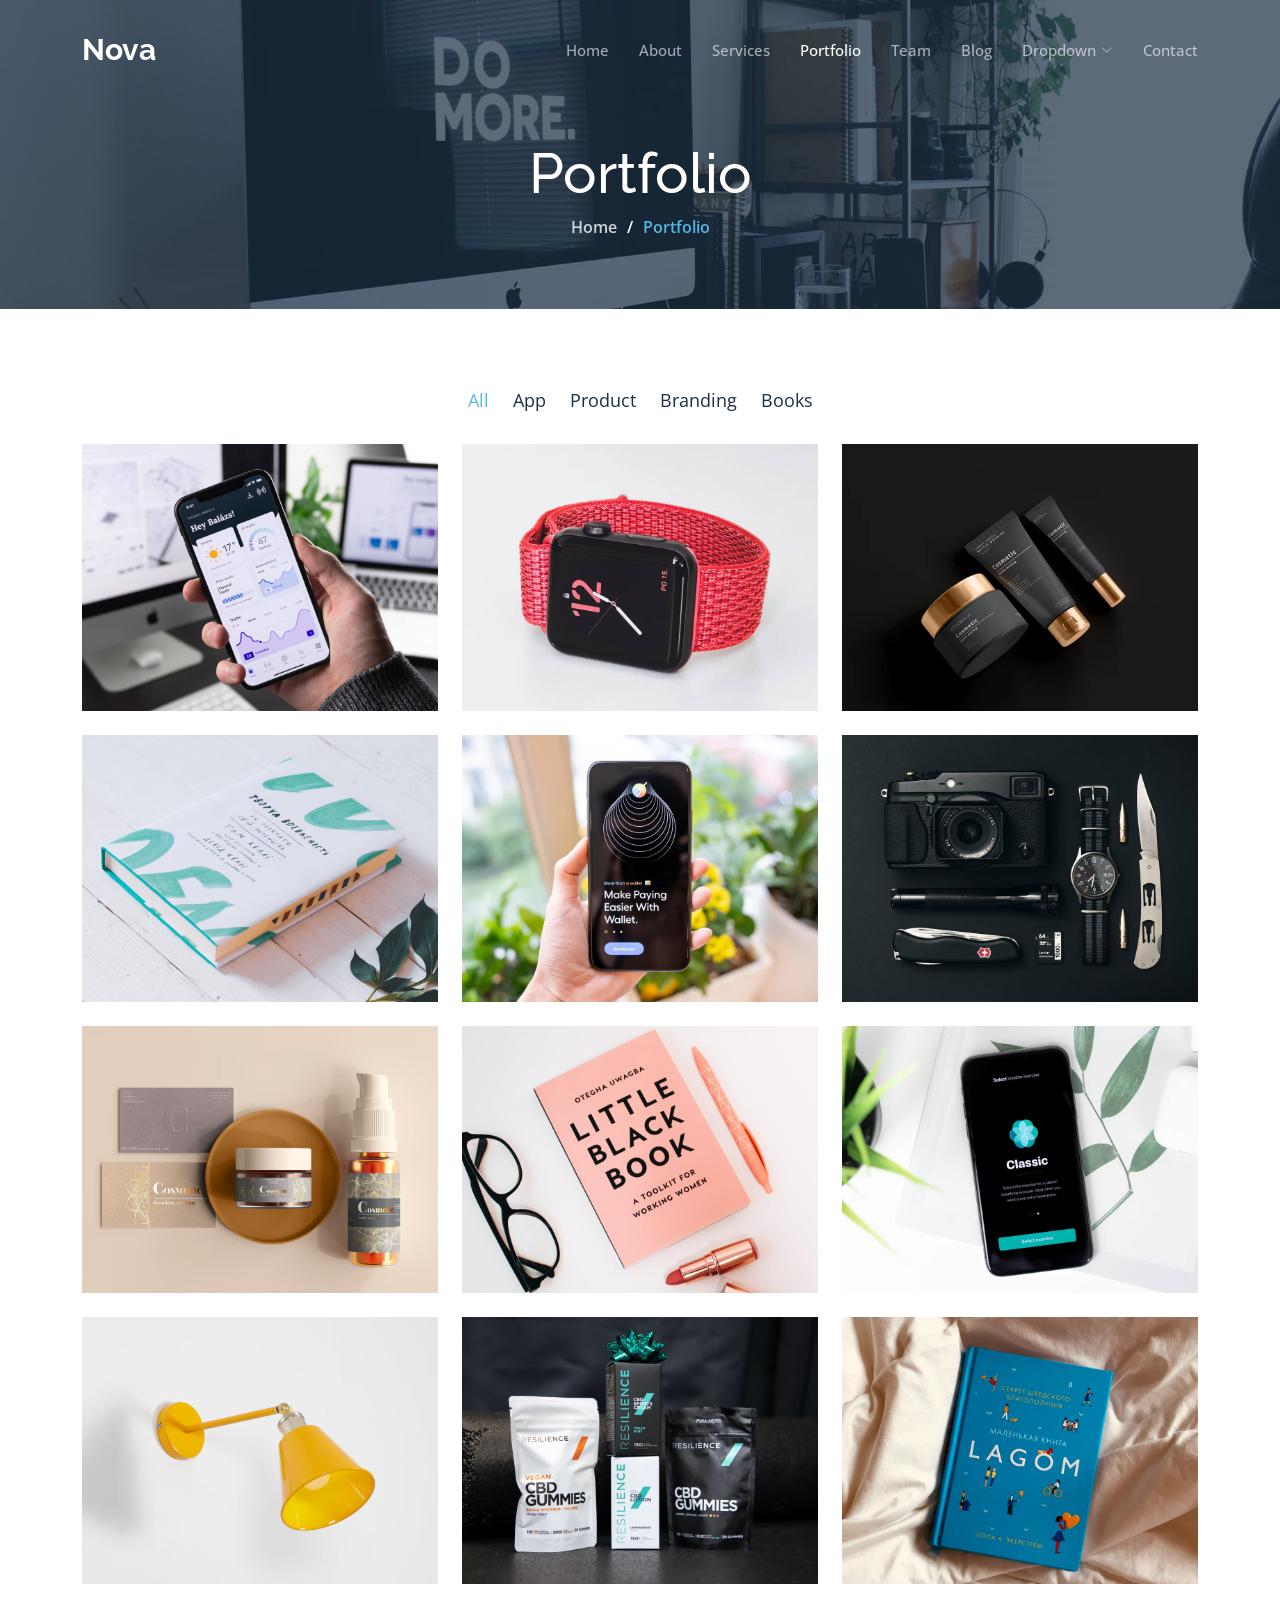
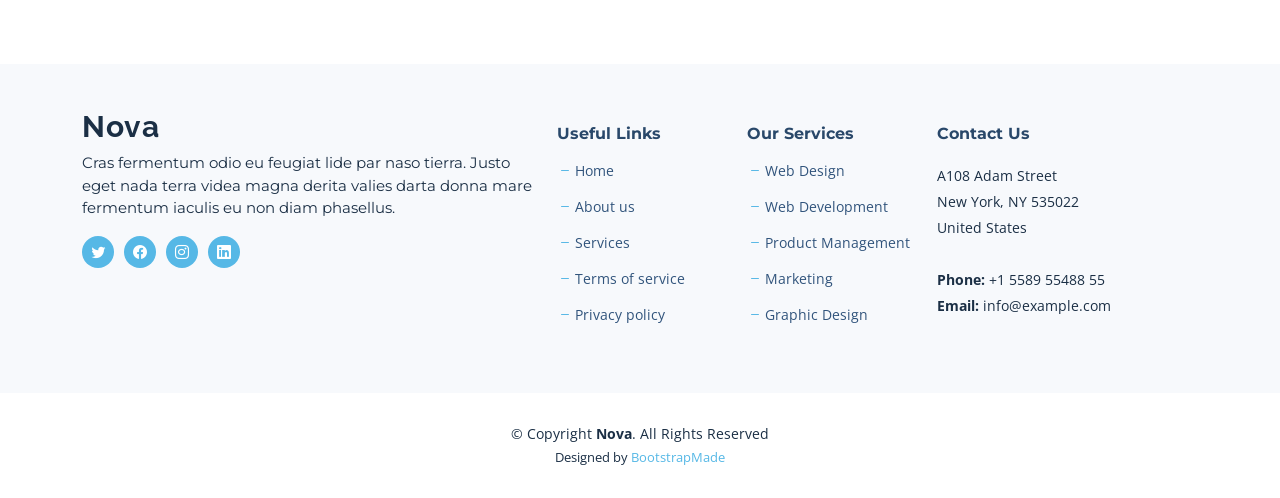
<file: portfolio.html>
<!DOCTYPE html>
<html lang="en">

<head>
  <meta charset="utf-8">
  <meta content="width=device-width, initial-scale=1.0" name="viewport">

  <title>Nova Bootstrap Template - Portfolio</title>
  <meta content="" name="description">
  <meta content="" name="keywords">

  <!-- Favicons -->
  <link href="assets/img/favicon.png" rel="icon">
  <link href="assets/img/apple-touch-icon.png" rel="apple-touch-icon">

  <!-- Google Fonts -->
  <link rel="preconnect" href="https://fonts.googleapis.com">
  <link rel="preconnect" href="https://fonts.gstatic.com" crossorigin>
  <link href="https://fonts.googleapis.com/css2?family=Open+Sans:ital,wght@0,300;0,400;0,500;0,600;0,700;1,300;1,400;1,600;1,700&family=Montserrat:ital,wght@0,300;0,400;0,500;0,600;0,700;1,300;1,400;1,500;1,600;1,700&family=Raleway:ital,wght@0,300;0,400;0,500;0,600;0,700;1,300;1,400;1,500;1,600;1,700&display=swap" rel="stylesheet">

  <!-- Vendor CSS Files -->
  <link href="assets/vendor/bootstrap/css/bootstrap.min.css" rel="stylesheet">
  <link href="assets/vendor/bootstrap-icons/bootstrap-icons.css" rel="stylesheet">
  <link href="assets/vendor/aos/aos.css" rel="stylesheet">
  <link href="assets/vendor/glightbox/css/glightbox.min.css" rel="stylesheet">
  <link href="assets/vendor/swiper/swiper-bundle.min.css" rel="stylesheet">
  <link href="assets/vendor/remixicon/remixicon.css" rel="stylesheet">

  <!-- Template Main CSS File -->
  <link href="assets/css/main.css" rel="stylesheet">

  <!-- =======================================================
  * Template Name: Nova - v1.3.0
  * Template URL: https://bootstrapmade.com/nova-bootstrap-business-template/
  * Author: BootstrapMade.com
  * License: https://bootstrapmade.com/license/
  ======================================================== -->
</head>

<body class="page-portfolio">

  <!-- ======= Header ======= -->
  <header id="header" class="header d-flex align-items-center fixed-top">
    <div class="container-fluid container-xl d-flex align-items-center justify-content-between">

      <a href="index.html" class="logo d-flex align-items-center">
        <!-- Uncomment the line below if you also wish to use an image logo -->
        <!-- <img src="assets/img/logo.png" alt=""> -->
        <h1 class="d-flex align-items-center">Nova</h1>
      </a>

      <i class="mobile-nav-toggle mobile-nav-show bi bi-list"></i>
      <i class="mobile-nav-toggle mobile-nav-hide d-none bi bi-x"></i>

      <nav id="navbar" class="navbar">
        <ul>
          <li><a href="index.html">Home</a></li>
          <li><a href="about.html">About</a></li>
          <li><a href="services.html">Services</a></li>
          <li><a href="portfolio.html" class="active">Portfolio</a></li>
          <li><a href="team.html">Team</a></li>
          <li><a href="blog.html">Blog</a></li>
          <li class="dropdown"><a href="#"><span>Dropdown</span> <i class="bi bi-chevron-down dropdown-indicator"></i></a>
            <ul>
              <li><a href="#">Dropdown 1</a></li>
              <li class="dropdown"><a href="#"><span>Deep Dropdown</span> <i class="bi bi-chevron-down dropdown-indicator"></i></a>
                <ul>
                  <li><a href="#">Deep Dropdown 1</a></li>
                  <li><a href="#">Deep Dropdown 2</a></li>
                  <li><a href="#">Deep Dropdown 3</a></li>
                  <li><a href="#">Deep Dropdown 4</a></li>
                  <li><a href="#">Deep Dropdown 5</a></li>
                </ul>
              </li>
              <li><a href="#">Dropdown 2</a></li>
              <li><a href="#">Dropdown 3</a></li>
              <li><a href="#">Dropdown 4</a></li>
            </ul>
          </li>
          <li><a href="contact.html">Contact</a></li>
        </ul>
      </nav><!-- .navbar -->

    </div>
  </header><!-- End Header -->

  <main id="main">

    <!-- ======= Breadcrumbs ======= -->
    <div class="breadcrumbs d-flex align-items-center" style="background-image: url('assets/img/portfolio-header.jpg');">
      <div class="container position-relative d-flex flex-column align-items-center">

        <h2>Portfolio</h2>
        <ol>
          <li><a href="index.html">Home</a></li>
          <li>Portfolio</li>
        </ol>

      </div>
    </div><!-- End Breadcrumbs -->

    <!-- ======= Portfolio Section ======= -->
    <section id="portfolio" class="portfolio">
      <div class="container" data-aos="fade-up">

        <div class="portfolio-isotope" data-portfolio-filter="*" data-portfolio-layout="masonry" data-portfolio-sort="original-order">

          <ul class="portfolio-flters" data-aos="fade-up" data-aos-delay="100">
            <li data-filter="*" class="filter-active">All</li>
            <li data-filter=".filter-app">App</li>
            <li data-filter=".filter-product">Product</li>
            <li data-filter=".filter-branding">Branding</li>
            <li data-filter=".filter-books">Books</li>
          </ul><!-- End Portfolio Filters -->

          <div class="row gy-4 portfolio-container" data-aos="fade-up" data-aos-delay="300">

            <div class="col-lg-4 col-md-6 portfolio-item filter-app">
              <img src="assets/img/portfolio/app-1.jpg" class="img-fluid" alt="">
              <div class="portfolio-info">
                <h4>App 1</h4>
                <p>Lorem ipsum, dolor sit amet consectetur</p>
                <a href="assets/img/portfolio/app-1.jpg" title="App 1" data-gallery="portfolio-gallery-app" class="glightbox preview-link"><i class="bi bi-zoom-in"></i></a>
                <a href="portfolio-details.html" title="More Details" class="details-link"><i class="bi bi-link-45deg"></i></a>
              </div>
            </div><!-- End Portfolio Item -->

            <div class="col-lg-4 col-md-6 portfolio-item filter-product">
              <img src="assets/img/portfolio/product-1.jpg" class="img-fluid" alt="">
              <div class="portfolio-info">
                <h4>Product 1</h4>
                <p>Lorem ipsum, dolor sit amet consectetur</p>
                <a href="assets/img/portfolio/product-1.jpg" title="Product 1" data-gallery="portfolio-gallery-product" class="glightbox preview-link"><i class="bi bi-zoom-in"></i></a>
                <a href="portfolio-details.html" title="More Details" class="details-link"><i class="bi bi-link-45deg"></i></a>
              </div>
            </div><!-- End Portfolio Item -->

            <div class="col-lg-4 col-md-6 portfolio-item filter-branding">
              <img src="assets/img/portfolio/branding-1.jpg" class="img-fluid" alt="">
              <div class="portfolio-info">
                <h4>Branding 1</h4>
                <p>Lorem ipsum, dolor sit amet consectetur</p>
                <a href="assets/img/portfolio/branding-1.jpg" title="Branding 1" data-gallery="portfolio-gallery-branding" class="glightbox preview-link"><i class="bi bi-zoom-in"></i></a>
                <a href="portfolio-details.html" title="More Details" class="details-link"><i class="bi bi-link-45deg"></i></a>
              </div>
            </div><!-- End Portfolio Item -->

            <div class="col-lg-4 col-md-6 portfolio-item filter-books">
              <img src="assets/img/portfolio/books-1.jpg" class="img-fluid" alt="">
              <div class="portfolio-info">
                <h4>Books 1</h4>
                <p>Lorem ipsum, dolor sit amet consectetur</p>
                <a href="assets/img/portfolio/books-1.jpg" title="Branding 1" data-gallery="portfolio-gallery-book" class="glightbox preview-link"><i class="bi bi-zoom-in"></i></a>
                <a href="portfolio-details.html" title="More Details" class="details-link"><i class="bi bi-link-45deg"></i></a>
              </div>
            </div><!-- End Portfolio Item -->

            <div class="col-lg-4 col-md-6 portfolio-item filter-app">
              <img src="assets/img/portfolio/app-2.jpg" class="img-fluid" alt="">
              <div class="portfolio-info">
                <h4>App 2</h4>
                <p>Lorem ipsum, dolor sit amet consectetur</p>
                <a href="assets/img/portfolio/app-2.jpg" title="App 2" data-gallery="portfolio-gallery-app" class="glightbox preview-link"><i class="bi bi-zoom-in"></i></a>
                <a href="portfolio-details.html" title="More Details" class="details-link"><i class="bi bi-link-45deg"></i></a>
              </div>
            </div><!-- End Portfolio Item -->

            <div class="col-lg-4 col-md-6 portfolio-item filter-product">
              <img src="assets/img/portfolio/product-2.jpg" class="img-fluid" alt="">
              <div class="portfolio-info">
                <h4>Product 2</h4>
                <p>Lorem ipsum, dolor sit amet consectetur</p>
                <a href="assets/img/portfolio/product-2.jpg" title="Product 2" data-gallery="portfolio-gallery-product" class="glightbox preview-link"><i class="bi bi-zoom-in"></i></a>
                <a href="portfolio-details.html" title="More Details" class="details-link"><i class="bi bi-link-45deg"></i></a>
              </div>
            </div><!-- End Portfolio Item -->

            <div class="col-lg-4 col-md-6 portfolio-item filter-branding">
              <img src="assets/img/portfolio/branding-2.jpg" class="img-fluid" alt="">
              <div class="portfolio-info">
                <h4>Branding 2</h4>
                <p>Lorem ipsum, dolor sit amet consectetur</p>
                <a href="assets/img/portfolio/branding-2.jpg" title="Branding 2" data-gallery="portfolio-gallery-branding" class="glightbox preview-link"><i class="bi bi-zoom-in"></i></a>
                <a href="portfolio-details.html" title="More Details" class="details-link"><i class="bi bi-link-45deg"></i></a>
              </div>
            </div><!-- End Portfolio Item -->

            <div class="col-lg-4 col-md-6 portfolio-item filter-books">
              <img src="assets/img/portfolio/books-2.jpg" class="img-fluid" alt="">
              <div class="portfolio-info">
                <h4>Books 2</h4>
                <p>Lorem ipsum, dolor sit amet consectetur</p>
                <a href="assets/img/portfolio/books-2.jpg" title="Branding 2" data-gallery="portfolio-gallery-book" class="glightbox preview-link"><i class="bi bi-zoom-in"></i></a>
                <a href="portfolio-details.html" title="More Details" class="details-link"><i class="bi bi-link-45deg"></i></a>
              </div>
            </div><!-- End Portfolio Item -->

            <div class="col-lg-4 col-md-6 portfolio-item filter-app">
              <img src="assets/img/portfolio/app-3.jpg" class="img-fluid" alt="">
              <div class="portfolio-info">
                <h4>App 3</h4>
                <p>Lorem ipsum, dolor sit amet consectetur</p>
                <a href="assets/img/portfolio/app-3.jpg" title="App 3" data-gallery="portfolio-gallery-app" class="glightbox preview-link"><i class="bi bi-zoom-in"></i></a>
                <a href="portfolio-details.html" title="More Details" class="details-link"><i class="bi bi-link-45deg"></i></a>
              </div>
            </div><!-- End Portfolio Item -->

            <div class="col-lg-4 col-md-6 portfolio-item filter-product">
              <img src="assets/img/portfolio/product-3.jpg" class="img-fluid" alt="">
              <div class="portfolio-info">
                <h4>Product 3</h4>
                <p>Lorem ipsum, dolor sit amet consectetur</p>
                <a href="assets/img/portfolio/product-3.jpg" title="Product 3" data-gallery="portfolio-gallery-product" class="glightbox preview-link"><i class="bi bi-zoom-in"></i></a>
                <a href="portfolio-details.html" title="More Details" class="details-link"><i class="bi bi-link-45deg"></i></a>
              </div>
            </div><!-- End Portfolio Item -->

            <div class="col-lg-4 col-md-6 portfolio-item filter-branding">
              <img src="assets/img/portfolio/branding-3.jpg" class="img-fluid" alt="">
              <div class="portfolio-info">
                <h4>Branding 3</h4>
                <p>Lorem ipsum, dolor sit amet consectetur</p>
                <a href="assets/img/portfolio/branding-3.jpg" title="Branding 2" data-gallery="portfolio-gallery-branding" class="glightbox preview-link"><i class="bi bi-zoom-in"></i></a>
                <a href="portfolio-details.html" title="More Details" class="details-link"><i class="bi bi-link-45deg"></i></a>
              </div>
            </div><!-- End Portfolio Item -->

            <div class="col-lg-4 col-md-6 portfolio-item filter-books">
              <img src="assets/img/portfolio/books-3.jpg" class="img-fluid" alt="">
              <div class="portfolio-info">
                <h4>Books 3</h4>
                <p>Lorem ipsum, dolor sit amet consectetur</p>
                <a href="assets/img/portfolio/books-3.jpg" title="Branding 3" data-gallery="portfolio-gallery-book" class="glightbox preview-link"><i class="bi bi-zoom-in"></i></a>
                <a href="portfolio-details.html" title="More Details" class="details-link"><i class="bi bi-link-45deg"></i></a>
              </div>
            </div><!-- End Portfolio Item -->

          </div><!-- End Portfolio Container -->

        </div>

      </div>
    </section><!-- End Portfolio Section -->

  </main><!-- End #main -->

  <!-- ======= Footer ======= -->
  <footer id="footer" class="footer">

    <div class="footer-content">
      <div class="container">
        <div class="row gy-4">
          <div class="col-lg-5 col-md-12 footer-info">
            <a href="index.html" class="logo d-flex align-items-center">
              <span>Nova</span>
            </a>
            <p>Cras fermentum odio eu feugiat lide par naso tierra. Justo eget nada terra videa magna derita valies darta donna mare fermentum iaculis eu non diam phasellus.</p>
            <div class="social-links d-flex  mt-3">
              <a href="#" class="twitter"><i class="bi bi-twitter"></i></a>
              <a href="#" class="facebook"><i class="bi bi-facebook"></i></a>
              <a href="#" class="instagram"><i class="bi bi-instagram"></i></a>
              <a href="#" class="linkedin"><i class="bi bi-linkedin"></i></a>
            </div>
          </div>

          <div class="col-lg-2 col-6 footer-links">
            <h4>Useful Links</h4>
            <ul>
              <li><i class="bi bi-dash"></i> <a href="#">Home</a></li>
              <li><i class="bi bi-dash"></i> <a href="#">About us</a></li>
              <li><i class="bi bi-dash"></i> <a href="#">Services</a></li>
              <li><i class="bi bi-dash"></i> <a href="#">Terms of service</a></li>
              <li><i class="bi bi-dash"></i> <a href="#">Privacy policy</a></li>
            </ul>
          </div>

          <div class="col-lg-2 col-6 footer-links">
            <h4>Our Services</h4>
            <ul>
              <li><i class="bi bi-dash"></i> <a href="#">Web Design</a></li>
              <li><i class="bi bi-dash"></i> <a href="#">Web Development</a></li>
              <li><i class="bi bi-dash"></i> <a href="#">Product Management</a></li>
              <li><i class="bi bi-dash"></i> <a href="#">Marketing</a></li>
              <li><i class="bi bi-dash"></i> <a href="#">Graphic Design</a></li>
            </ul>
          </div>

          <div class="col-lg-3 col-md-12 footer-contact text-center text-md-start">
            <h4>Contact Us</h4>
            <p>
              A108 Adam Street <br>
              New York, NY 535022<br>
              United States <br><br>
              <strong>Phone:</strong> +1 5589 55488 55<br>
              <strong>Email:</strong> info@example.com<br>
            </p>

          </div>

        </div>
      </div>
    </div>

    <div class="footer-legal">
      <div class="container">
        <div class="copyright">
          &copy; Copyright <strong><span>Nova</span></strong>. All Rights Reserved
        </div>
        <div class="credits">
          <!-- All the links in the footer should remain intact. -->
          <!-- You can delete the links only if you purchased the pro version. -->
          <!-- Licensing information: https://bootstrapmade.com/license/ -->
          <!-- Purchase the pro version with working PHP/AJAX contact form: https://bootstrapmade.com/nova-bootstrap-business-template/ -->
          Designed by <a href="https://bootstrapmade.com/">BootstrapMade</a>
        </div>
      </div>
    </div>
  </footer><!-- End Footer -->
  <!-- End Footer -->

  <a href="#" class="scroll-top d-flex align-items-center justify-content-center"><i class="bi bi-arrow-up-short"></i></a>

  <div id="preloader"></div>

  <!-- Vendor JS Files -->
  <script src="assets/vendor/bootstrap/js/bootstrap.bundle.min.js"></script>
  <script src="assets/vendor/aos/aos.js"></script>
  <script src="assets/vendor/glightbox/js/glightbox.min.js"></script>
  <script src="assets/vendor/swiper/swiper-bundle.min.js"></script>
  <script src="assets/vendor/isotope-layout/isotope.pkgd.min.js"></script>
  <script src="assets/vendor/php-email-form/validate.js"></script>

  <!-- Template Main JS File -->
  <script src="assets/js/main.js"></script>

</body>

</html>
</file>
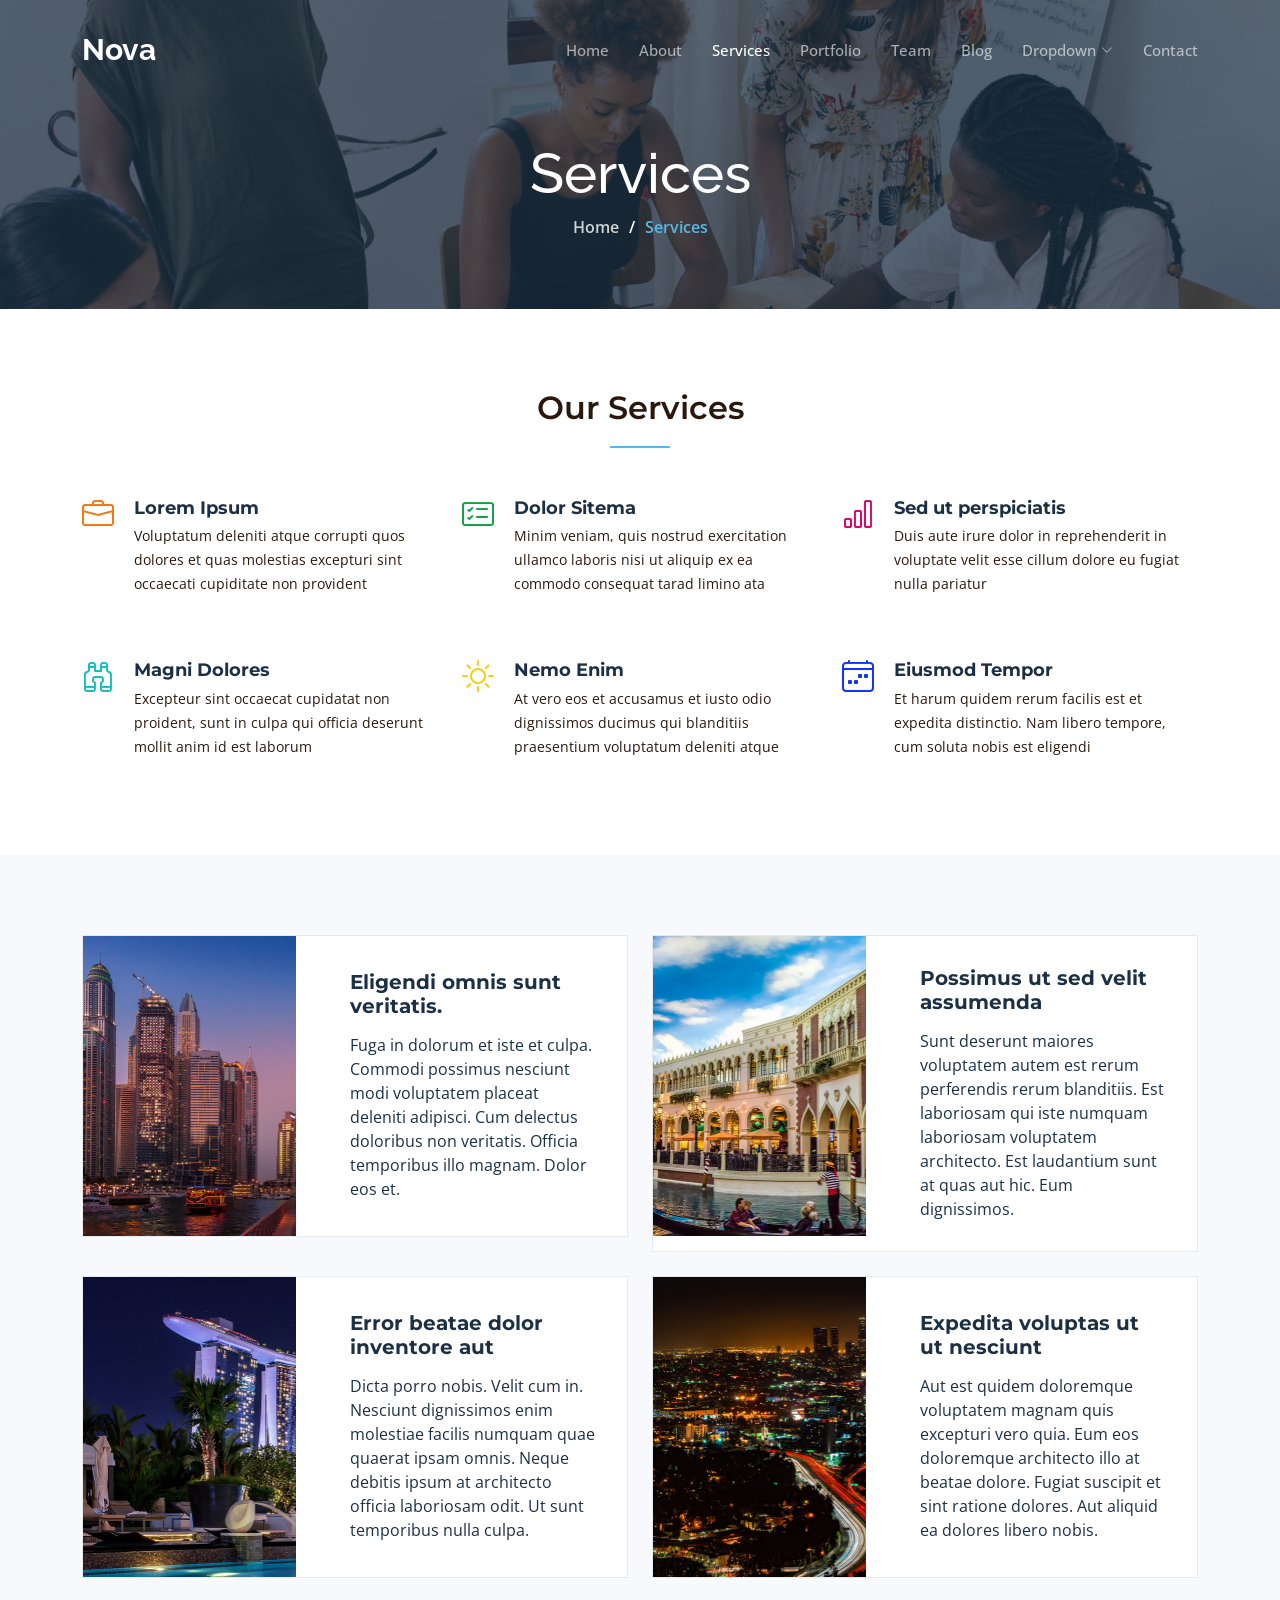
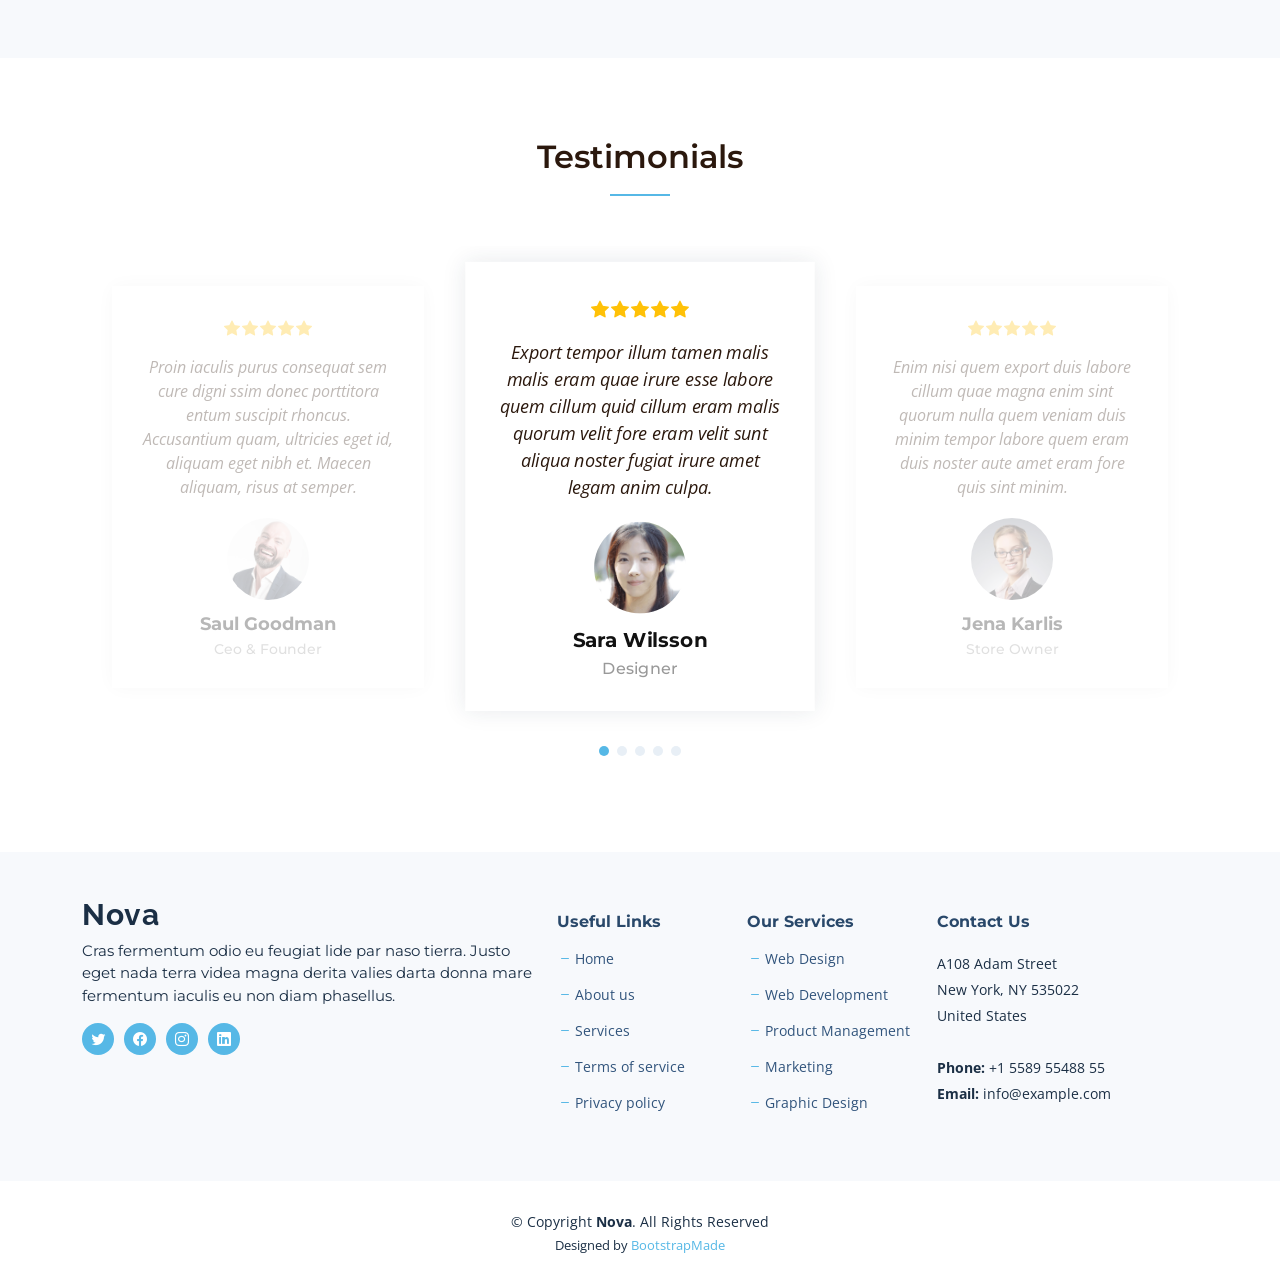
<file: services.html>
<!DOCTYPE html>
<html lang="en">

<head>
  <meta charset="utf-8">
  <meta content="width=device-width, initial-scale=1.0" name="viewport">

  <title>Nova Bootstrap Template - Services</title>
  <meta content="" name="description">
  <meta content="" name="keywords">

  <!-- Favicons -->
  <link href="assets/img/favicon.png" rel="icon">
  <link href="assets/img/apple-touch-icon.png" rel="apple-touch-icon">

  <!-- Google Fonts -->
  <link rel="preconnect" href="https://fonts.googleapis.com">
  <link rel="preconnect" href="https://fonts.gstatic.com" crossorigin>
  <link href="https://fonts.googleapis.com/css2?family=Open+Sans:ital,wght@0,300;0,400;0,500;0,600;0,700;1,300;1,400;1,600;1,700&family=Montserrat:ital,wght@0,300;0,400;0,500;0,600;0,700;1,300;1,400;1,500;1,600;1,700&family=Raleway:ital,wght@0,300;0,400;0,500;0,600;0,700;1,300;1,400;1,500;1,600;1,700&display=swap" rel="stylesheet">

  <!-- Vendor CSS Files -->
  <link href="assets/vendor/bootstrap/css/bootstrap.min.css" rel="stylesheet">
  <link href="assets/vendor/bootstrap-icons/bootstrap-icons.css" rel="stylesheet">
  <link href="assets/vendor/aos/aos.css" rel="stylesheet">
  <link href="assets/vendor/glightbox/css/glightbox.min.css" rel="stylesheet">
  <link href="assets/vendor/swiper/swiper-bundle.min.css" rel="stylesheet">
  <link href="assets/vendor/remixicon/remixicon.css" rel="stylesheet">

  <!-- Template Main CSS File -->
  <link href="assets/css/main.css" rel="stylesheet">

  <!-- =======================================================
  * Template Name: Nova - v1.3.0
  * Template URL: https://bootstrapmade.com/nova-bootstrap-business-template/
  * Author: BootstrapMade.com
  * License: https://bootstrapmade.com/license/
  ======================================================== -->
</head>

<body class="page-services">

  <!-- ======= Header ======= -->
  <header id="header" class="header d-flex align-items-center fixed-top">
    <div class="container-fluid container-xl d-flex align-items-center justify-content-between">

      <a href="index.html" class="logo d-flex align-items-center">
        <!-- Uncomment the line below if you also wish to use an image logo -->
        <!-- <img src="assets/img/logo.png" alt=""> -->
        <h1 class="d-flex align-items-center">Nova</h1>
      </a>

      <i class="mobile-nav-toggle mobile-nav-show bi bi-list"></i>
      <i class="mobile-nav-toggle mobile-nav-hide d-none bi bi-x"></i>

      <nav id="navbar" class="navbar">
        <ul>
          <li><a href="index.html">Home</a></li>
          <li><a href="about.html">About</a></li>
          <li><a href="services.html" class="active">Services</a></li>
          <li><a href="portfolio.html">Portfolio</a></li>
          <li><a href="team.html">Team</a></li>
          <li><a href="blog.html">Blog</a></li>
          <li class="dropdown"><a href="#"><span>Dropdown</span> <i class="bi bi-chevron-down dropdown-indicator"></i></a>
            <ul>
              <li><a href="#">Dropdown 1</a></li>
              <li class="dropdown"><a href="#"><span>Deep Dropdown</span> <i class="bi bi-chevron-down dropdown-indicator"></i></a>
                <ul>
                  <li><a href="#">Deep Dropdown 1</a></li>
                  <li><a href="#">Deep Dropdown 2</a></li>
                  <li><a href="#">Deep Dropdown 3</a></li>
                  <li><a href="#">Deep Dropdown 4</a></li>
                  <li><a href="#">Deep Dropdown 5</a></li>
                </ul>
              </li>
              <li><a href="#">Dropdown 2</a></li>
              <li><a href="#">Dropdown 3</a></li>
              <li><a href="#">Dropdown 4</a></li>
            </ul>
          </li>
          <li><a href="contact.html">Contact</a></li>
        </ul>
      </nav><!-- .navbar -->

    </div>
  </header><!-- End Header -->

  <main id="main">

    <!-- ======= Breadcrumbs ======= -->
    <div class="breadcrumbs d-flex align-items-center" style="background-image: url('assets/img/services-header.jpg');">
      <div class="container position-relative d-flex flex-column align-items-center">

        <h2>Services</h2>
        <ol>
          <li><a href="index.html">Home</a></li>
          <li>Services</li>
        </ol>

      </div>
    </div><!-- End Breadcrumbs -->

    <!-- ======= Our Services Section ======= -->
    <section id="services-list" class="services-list">
      <div class="container" data-aos="fade-up">

        <div class="section-header">
          <h2>Our Services</h2>

        </div>

        <div class="row gy-5">

          <div class="col-lg-4 col-md-6 service-item d-flex" data-aos="fade-up" data-aos-delay="100">
            <div class="icon flex-shrink-0"><i class="bi bi-briefcase" style="color: #f57813;"></i></div>
            <div>
              <h4 class="title"><a href="#" class="stretched-link">Lorem Ipsum</a></h4>
              <p class="description">Voluptatum deleniti atque corrupti quos dolores et quas molestias excepturi sint occaecati cupiditate non provident</p>
            </div>
          </div>
          <!-- End Service Item -->

          <div class="col-lg-4 col-md-6 service-item d-flex" data-aos="fade-up" data-aos-delay="200">
            <div class="icon flex-shrink-0"><i class="bi bi-card-checklist" style="color: #15a04a;"></i></div>
            <div>
              <h4 class="title"><a href="#" class="stretched-link">Dolor Sitema</a></h4>
              <p class="description">Minim veniam, quis nostrud exercitation ullamco laboris nisi ut aliquip ex ea commodo consequat tarad limino ata</p>
            </div>
          </div><!-- End Service Item -->

          <div class="col-lg-4 col-md-6 service-item d-flex" data-aos="fade-up" data-aos-delay="300">
            <div class="icon flex-shrink-0"><i class="bi bi-bar-chart" style="color: #d90769;"></i></div>
            <div>
              <h4 class="title"><a href="#" class="stretched-link">Sed ut perspiciatis</a></h4>
              <p class="description">Duis aute irure dolor in reprehenderit in voluptate velit esse cillum dolore eu fugiat nulla pariatur</p>
            </div>
          </div><!-- End Service Item -->

          <div class="col-lg-4 col-md-6 service-item d-flex" data-aos="fade-up" data-aos-delay="400">
            <div class="icon flex-shrink-0"><i class="bi bi-binoculars" style="color: #15bfbc;"></i></div>
            <div>
              <h4 class="title"><a href="#" class="stretched-link">Magni Dolores</a></h4>
              <p class="description">Excepteur sint occaecat cupidatat non proident, sunt in culpa qui officia deserunt mollit anim id est laborum</p>
            </div>
          </div><!-- End Service Item -->

          <div class="col-lg-4 col-md-6 service-item d-flex" data-aos="fade-up" data-aos-delay="500">
            <div class="icon flex-shrink-0"><i class="bi bi-brightness-high" style="color: #f5cf13;"></i></div>
            <div>
              <h4 class="title"><a href="#" class="stretched-link">Nemo Enim</a></h4>
              <p class="description">At vero eos et accusamus et iusto odio dignissimos ducimus qui blanditiis praesentium voluptatum deleniti atque</p>
            </div>
          </div><!-- End Service Item -->

          <div class="col-lg-4 col-md-6 service-item d-flex" data-aos="fade-up" data-aos-delay="600">
            <div class="icon flex-shrink-0"><i class="bi bi-calendar4-week" style="color: #1335f5;"></i></div>
            <div>
              <h4 class="title"><a href="#" class="stretched-link">Eiusmod Tempor</a></h4>
              <p class="description">Et harum quidem rerum facilis est et expedita distinctio. Nam libero tempore, cum soluta nobis est eligendi</p>
            </div>
          </div><!-- End Service Item -->

        </div>

      </div>
    </section><!-- End Our Services Section -->

    <!-- ======= Services Cards Section ======= -->
    <section id="services-cards" class="services-cards">
      <div class="container" data-aos="fade-up">

        <div class="row gy-4">

          <div class="col-lg-6" data-aos="fade-up" data-aos-delay="100">
            <div class="card-item">
              <div class="row">
                <div class="col-xl-5">
                  <div class="card-bg" style="background-image: url(assets/img/cards-1.jpg);"></div>
                </div>
                <div class="col-xl-7 d-flex align-items-center">
                  <div class="card-body">
                    <h4 class="card-title">Eligendi omnis sunt veritatis.</h4>
                    <p>Fuga in dolorum et iste et culpa. Commodi possimus nesciunt modi voluptatem placeat deleniti adipisci. Cum delectus doloribus non veritatis. Officia temporibus illo magnam. Dolor eos et.</p>
                  </div>
                </div>
              </div>
            </div>
          </div><!-- End Card Item -->

          <div class="col-lg-6" data-aos="fade-up" data-aos-delay="200">
            <div class="card-item">
              <div class="row">
                <div class="col-xl-5">
                  <div class="card-bg" style="background-image: url(assets/img/cards-2.jpg);"></div>
                </div>
                <div class="col-xl-7 d-flex align-items-center">
                  <div class="card-body">
                    <h4 class="card-title">Possimus ut sed velit assumenda</h4>
                    <p>Sunt deserunt maiores voluptatem autem est rerum perferendis rerum blanditiis. Est laboriosam qui iste numquam laboriosam voluptatem architecto. Est laudantium sunt at quas aut hic. Eum dignissimos.</p>
                  </div>
                </div>
              </div>
            </div>
          </div><!-- End Card Item -->

          <div class="col-lg-6" data-aos="fade-up" data-aos-delay="300">
            <div class="card-item">
              <div class="row">
                <div class="col-xl-5">
                  <div class="card-bg" style="background-image: url(assets/img/cards-3.jpg);"></div>
                </div>
                <div class="col-xl-7 d-flex align-items-center">
                  <div class="card-body">
                    <h4 class="card-title">Error beatae dolor inventore aut</h4>
                    <p>Dicta porro nobis. Velit cum in. Nesciunt dignissimos enim molestiae facilis numquam quae quaerat ipsam omnis. Neque debitis ipsum at architecto officia laboriosam odit. Ut sunt temporibus nulla culpa.</p>
                  </div>
                </div>
              </div>
            </div>
          </div><!-- End Card Item -->

          <div class="col-lg-6" data-aos="fade-up" data-aos-delay="400">
            <div class="card-item">
              <div class="row">
                <div class="col-xl-5">
                  <div class="card-bg" style="background-image: url(assets/img/cards-4.jpg);"></div>
                </div>
                <div class="col-xl-7 d-flex align-items-center">
                  <div class="card-body">
                    <h4 class="card-title">Expedita voluptas ut ut nesciunt</h4>
                    <p>Aut est quidem doloremque voluptatem magnam quis excepturi vero quia. Eum eos doloremque architecto illo at beatae dolore. Fugiat suscipit et sint ratione dolores. Aut aliquid ea dolores libero nobis.</p>
                  </div>
                </div>
              </div>
            </div>
          </div><!-- End Card Item -->

        </div>

      </div>
    </section><!-- End Services Cards Section -->

    <!-- ======= Testimonials Section ======= -->
    <section id="testimonials" class="testimonials">
      <div class="container" data-aos="fade-up">

        <div class="section-header">
          <h2>Testimonials</h2>

        </div>

        <div class="slides-3 swiper" data-aos="fade-up" data-aos-delay="100">
          <div class="swiper-wrapper">

            <div class="swiper-slide">
              <div class="testimonial-item">
                <div class="stars">
                  <i class="bi bi-star-fill"></i><i class="bi bi-star-fill"></i><i class="bi bi-star-fill"></i><i class="bi bi-star-fill"></i><i class="bi bi-star-fill"></i>
                </div>
                <p>
                  Proin iaculis purus consequat sem cure digni ssim donec porttitora entum suscipit rhoncus. Accusantium quam, ultricies eget id, aliquam eget nibh et. Maecen aliquam, risus at semper.
                </p>
                <div class="profile mt-auto">
                  <img src="assets/img/testimonials/testimonials-1.jpg" class="testimonial-img" alt="">
                  <h3>Saul Goodman</h3>
                  <h4>Ceo &amp; Founder</h4>
                </div>
              </div>
            </div><!-- End testimonial item -->

            <div class="swiper-slide">
              <div class="testimonial-item">
                <div class="stars">
                  <i class="bi bi-star-fill"></i><i class="bi bi-star-fill"></i><i class="bi bi-star-fill"></i><i class="bi bi-star-fill"></i><i class="bi bi-star-fill"></i>
                </div>
                <p>
                  Export tempor illum tamen malis malis eram quae irure esse labore quem cillum quid cillum eram malis quorum velit fore eram velit sunt aliqua noster fugiat irure amet legam anim culpa.
                </p>
                <div class="profile mt-auto">
                  <img src="assets/img/testimonials/testimonials-2.jpg" class="testimonial-img" alt="">
                  <h3>Sara Wilsson</h3>
                  <h4>Designer</h4>
                </div>
              </div>
            </div><!-- End testimonial item -->

            <div class="swiper-slide">
              <div class="testimonial-item">
                <div class="stars">
                  <i class="bi bi-star-fill"></i><i class="bi bi-star-fill"></i><i class="bi bi-star-fill"></i><i class="bi bi-star-fill"></i><i class="bi bi-star-fill"></i>
                </div>
                <p>
                  Enim nisi quem export duis labore cillum quae magna enim sint quorum nulla quem veniam duis minim tempor labore quem eram duis noster aute amet eram fore quis sint minim.
                </p>
                <div class="profile mt-auto">
                  <img src="assets/img/testimonials/testimonials-3.jpg" class="testimonial-img" alt="">
                  <h3>Jena Karlis</h3>
                  <h4>Store Owner</h4>
                </div>
              </div>
            </div><!-- End testimonial item -->

            <div class="swiper-slide">
              <div class="testimonial-item">
                <div class="stars">
                  <i class="bi bi-star-fill"></i><i class="bi bi-star-fill"></i><i class="bi bi-star-fill"></i><i class="bi bi-star-fill"></i><i class="bi bi-star-fill"></i>
                </div>
                <p>
                  Fugiat enim eram quae cillum dolore dolor amet nulla culpa multos export minim fugiat minim velit minim dolor enim duis veniam ipsum anim magna sunt elit fore quem dolore labore illum veniam.
                </p>
                <div class="profile mt-auto">
                  <img src="assets/img/testimonials/testimonials-4.jpg" class="testimonial-img" alt="">
                  <h3>Matt Brandon</h3>
                  <h4>Freelancer</h4>
                </div>
              </div>
            </div><!-- End testimonial item -->

            <div class="swiper-slide">
              <div class="testimonial-item">
                <div class="stars">
                  <i class="bi bi-star-fill"></i><i class="bi bi-star-fill"></i><i class="bi bi-star-fill"></i><i class="bi bi-star-fill"></i><i class="bi bi-star-fill"></i>
                </div>
                <p>
                  Quis quorum aliqua sint quem legam fore sunt eram irure aliqua veniam tempor noster veniam enim culpa labore duis sunt culpa nulla illum cillum fugiat legam esse veniam culpa fore nisi cillum quid.
                </p>
                <div class="profile mt-auto">
                  <img src="assets/img/testimonials/testimonials-5.jpg" class="testimonial-img" alt="">
                  <h3>John Larson</h3>
                  <h4>Entrepreneur</h4>
                </div>
              </div>
            </div><!-- End testimonial item -->

          </div>
          <div class="swiper-pagination"></div>
        </div>

      </div>
    </section><!-- End Testimonials Section -->

  </main><!-- End #main -->

  <!-- ======= Footer ======= -->
  <footer id="footer" class="footer">

    <div class="footer-content">
      <div class="container">
        <div class="row gy-4">
          <div class="col-lg-5 col-md-12 footer-info">
            <a href="index.html" class="logo d-flex align-items-center">
              <span>Nova</span>
            </a>
            <p>Cras fermentum odio eu feugiat lide par naso tierra. Justo eget nada terra videa magna derita valies darta donna mare fermentum iaculis eu non diam phasellus.</p>
            <div class="social-links d-flex  mt-3">
              <a href="#" class="twitter"><i class="bi bi-twitter"></i></a>
              <a href="#" class="facebook"><i class="bi bi-facebook"></i></a>
              <a href="#" class="instagram"><i class="bi bi-instagram"></i></a>
              <a href="#" class="linkedin"><i class="bi bi-linkedin"></i></a>
            </div>
          </div>

          <div class="col-lg-2 col-6 footer-links">
            <h4>Useful Links</h4>
            <ul>
              <li><i class="bi bi-dash"></i> <a href="#">Home</a></li>
              <li><i class="bi bi-dash"></i> <a href="#">About us</a></li>
              <li><i class="bi bi-dash"></i> <a href="#">Services</a></li>
              <li><i class="bi bi-dash"></i> <a href="#">Terms of service</a></li>
              <li><i class="bi bi-dash"></i> <a href="#">Privacy policy</a></li>
            </ul>
          </div>

          <div class="col-lg-2 col-6 footer-links">
            <h4>Our Services</h4>
            <ul>
              <li><i class="bi bi-dash"></i> <a href="#">Web Design</a></li>
              <li><i class="bi bi-dash"></i> <a href="#">Web Development</a></li>
              <li><i class="bi bi-dash"></i> <a href="#">Product Management</a></li>
              <li><i class="bi bi-dash"></i> <a href="#">Marketing</a></li>
              <li><i class="bi bi-dash"></i> <a href="#">Graphic Design</a></li>
            </ul>
          </div>

          <div class="col-lg-3 col-md-12 footer-contact text-center text-md-start">
            <h4>Contact Us</h4>
            <p>
              A108 Adam Street <br>
              New York, NY 535022<br>
              United States <br><br>
              <strong>Phone:</strong> +1 5589 55488 55<br>
              <strong>Email:</strong> info@example.com<br>
            </p>

          </div>

        </div>
      </div>
    </div>

    <div class="footer-legal">
      <div class="container">
        <div class="copyright">
          &copy; Copyright <strong><span>Nova</span></strong>. All Rights Reserved
        </div>
        <div class="credits">
          <!-- All the links in the footer should remain intact. -->
          <!-- You can delete the links only if you purchased the pro version. -->
          <!-- Licensing information: https://bootstrapmade.com/license/ -->
          <!-- Purchase the pro version with working PHP/AJAX contact form: https://bootstrapmade.com/nova-bootstrap-business-template/ -->
          Designed by <a href="https://bootstrapmade.com/">BootstrapMade</a>
        </div>
      </div>
    </div>
  </footer><!-- End Footer -->
  <!-- End Footer -->

  <a href="#" class="scroll-top d-flex align-items-center justify-content-center"><i class="bi bi-arrow-up-short"></i></a>

  <div id="preloader"></div>

  <!-- Vendor JS Files -->
  <script src="assets/vendor/bootstrap/js/bootstrap.bundle.min.js"></script>
  <script src="assets/vendor/aos/aos.js"></script>
  <script src="assets/vendor/glightbox/js/glightbox.min.js"></script>
  <script src="assets/vendor/swiper/swiper-bundle.min.js"></script>
  <script src="assets/vendor/isotope-layout/isotope.pkgd.min.js"></script>
  <script src="assets/vendor/php-email-form/validate.js"></script>

  <!-- Template Main JS File -->
  <script src="assets/js/main.js"></script>

</body>

</html>
</file>
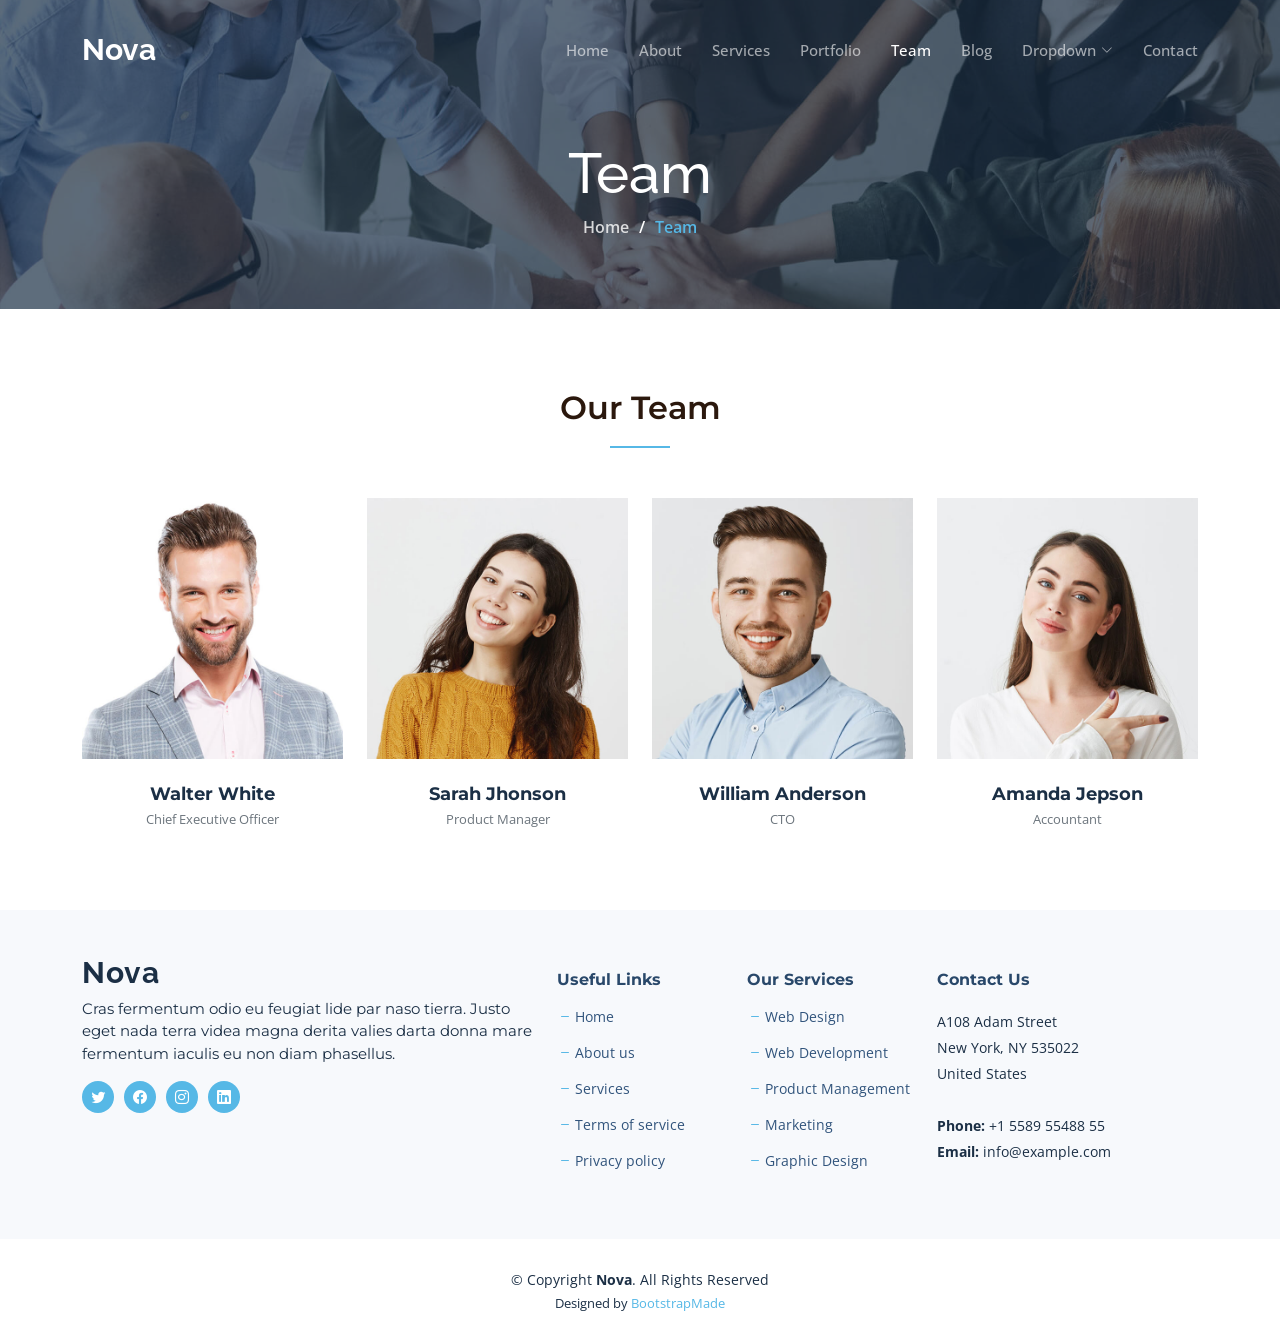
<file: team.html>
<!DOCTYPE html>
<html lang="en">

<head>
  <meta charset="utf-8">
  <meta content="width=device-width, initial-scale=1.0" name="viewport">

  <title>Nova Bootstrap Template - Team</title>
  <meta content="" name="description">
  <meta content="" name="keywords">

  <!-- Favicons -->
  <link href="assets/img/favicon.png" rel="icon">
  <link href="assets/img/apple-touch-icon.png" rel="apple-touch-icon">

  <!-- Google Fonts -->
  <link rel="preconnect" href="https://fonts.googleapis.com">
  <link rel="preconnect" href="https://fonts.gstatic.com" crossorigin>
  <link href="https://fonts.googleapis.com/css2?family=Open+Sans:ital,wght@0,300;0,400;0,500;0,600;0,700;1,300;1,400;1,600;1,700&family=Montserrat:ital,wght@0,300;0,400;0,500;0,600;0,700;1,300;1,400;1,500;1,600;1,700&family=Raleway:ital,wght@0,300;0,400;0,500;0,600;0,700;1,300;1,400;1,500;1,600;1,700&display=swap" rel="stylesheet">

  <!-- Vendor CSS Files -->
  <link href="assets/vendor/bootstrap/css/bootstrap.min.css" rel="stylesheet">
  <link href="assets/vendor/bootstrap-icons/bootstrap-icons.css" rel="stylesheet">
  <link href="assets/vendor/aos/aos.css" rel="stylesheet">
  <link href="assets/vendor/glightbox/css/glightbox.min.css" rel="stylesheet">
  <link href="assets/vendor/swiper/swiper-bundle.min.css" rel="stylesheet">
  <link href="assets/vendor/remixicon/remixicon.css" rel="stylesheet">

  <!-- Template Main CSS File -->
  <link href="assets/css/main.css" rel="stylesheet">

  <!-- =======================================================
  * Template Name: Nova - v1.3.0
  * Template URL: https://bootstrapmade.com/nova-bootstrap-business-template/
  * Author: BootstrapMade.com
  * License: https://bootstrapmade.com/license/
  ======================================================== -->
</head>

<body class="page-team">

  <!-- ======= Header ======= -->
  <header id="header" class="header d-flex align-items-center fixed-top">
    <div class="container-fluid container-xl d-flex align-items-center justify-content-between">

      <a href="index.html" class="logo d-flex align-items-center">
        <!-- Uncomment the line below if you also wish to use an image logo -->
        <!-- <img src="assets/img/logo.png" alt=""> -->
        <h1 class="d-flex align-items-center">Nova</h1>
      </a>

      <i class="mobile-nav-toggle mobile-nav-show bi bi-list"></i>
      <i class="mobile-nav-toggle mobile-nav-hide d-none bi bi-x"></i>

      <nav id="navbar" class="navbar">
        <ul>
          <li><a href="index.html">Home</a></li>
          <li><a href="about.html">About</a></li>
          <li><a href="services.html">Services</a></li>
          <li><a href="portfolio.html">Portfolio</a></li>
          <li><a href="team.html" class="active">Team</a></li>
          <li><a href="blog.html">Blog</a></li>
          <li class="dropdown"><a href="#"><span>Dropdown</span> <i class="bi bi-chevron-down dropdown-indicator"></i></a>
            <ul>
              <li><a href="#">Dropdown 1</a></li>
              <li class="dropdown"><a href="#"><span>Deep Dropdown</span> <i class="bi bi-chevron-down dropdown-indicator"></i></a>
                <ul>
                  <li><a href="#">Deep Dropdown 1</a></li>
                  <li><a href="#">Deep Dropdown 2</a></li>
                  <li><a href="#">Deep Dropdown 3</a></li>
                  <li><a href="#">Deep Dropdown 4</a></li>
                  <li><a href="#">Deep Dropdown 5</a></li>
                </ul>
              </li>
              <li><a href="#">Dropdown 2</a></li>
              <li><a href="#">Dropdown 3</a></li>
              <li><a href="#">Dropdown 4</a></li>
            </ul>
          </li>
          <li><a href="contact.html">Contact</a></li>
        </ul>
      </nav><!-- .navbar -->

    </div>
  </header><!-- End Header -->

  <main id="main">

    <!-- ======= Breadcrumbs ======= -->
    <div class="breadcrumbs d-flex align-items-center" style="background-image: url('assets/img/team-header.jpg');">
      <div class="container position-relative d-flex flex-column align-items-center">

        <h2>Team</h2>
        <ol>
          <li><a href="index.html">Home</a></li>
          <li>Team</li>
        </ol>

      </div>
    </div><!-- End Breadcrumbs -->

    <!-- ======= Team Section ======= -->
    <section id="team" class="team">
      <div class="container" data-aos="fade-up">

        <div class="section-header">
          <h2>Our Team</h2>

        </div>

        <div class="row gy-4">

          <div class="col-lg-3 col-md-6" data-aos="fade-up" data-aos-delay="100">
            <div class="team-member">
              <div class="member-img">
                <img src="assets/img/team/team-1.jpg" class="img-fluid" alt="">
                <div class="social">
                  <a href=""><i class="bi bi-twitter"></i></a>
                  <a href=""><i class="bi bi-facebook"></i></a>
                  <a href=""><i class="bi bi-instagram"></i></a>
                  <a href=""><i class="bi bi-linkedin"></i></a>
                </div>
              </div>
              <div class="member-info">
                <h4>Walter White</h4>
                <span>Chief Executive Officer</span>
              </div>
            </div>
          </div><!-- End Team Member -->

          <div class="col-lg-3 col-md-6" data-aos="fade-up" data-aos-delay="200">
            <div class="team-member">
              <div class="member-img">
                <img src="assets/img/team/team-2.jpg" class="img-fluid" alt="">
                <div class="social">
                  <a href=""><i class="bi bi-twitter"></i></a>
                  <a href=""><i class="bi bi-facebook"></i></a>
                  <a href=""><i class="bi bi-instagram"></i></a>
                  <a href=""><i class="bi bi-linkedin"></i></a>
                </div>
              </div>
              <div class="member-info">
                <h4>Sarah Jhonson</h4>
                <span>Product Manager</span>
              </div>
            </div>
          </div><!-- End Team Member -->

          <div class="col-lg-3 col-md-6" data-aos="fade-up" data-aos-delay="300">
            <div class="team-member">
              <div class="member-img">
                <img src="assets/img/team/team-3.jpg" class="img-fluid" alt="">
                <div class="social">
                  <a href=""><i class="bi bi-twitter"></i></a>
                  <a href=""><i class="bi bi-facebook"></i></a>
                  <a href=""><i class="bi bi-instagram"></i></a>
                  <a href=""><i class="bi bi-linkedin"></i></a>
                </div>
              </div>
              <div class="member-info">
                <h4>William Anderson</h4>
                <span>CTO</span>
              </div>
            </div>
          </div><!-- End Team Member -->

          <div class="col-lg-3 col-md-6" data-aos="fade-up" data-aos-delay="400">
            <div class="team-member">
              <div class="member-img">
                <img src="assets/img/team/team-4.jpg" class="img-fluid" alt="">
                <div class="social">
                  <a href=""><i class="bi bi-twitter"></i></a>
                  <a href=""><i class="bi bi-facebook"></i></a>
                  <a href=""><i class="bi bi-instagram"></i></a>
                  <a href=""><i class="bi bi-linkedin"></i></a>
                </div>
              </div>
              <div class="member-info">
                <h4>Amanda Jepson</h4>
                <span>Accountant</span>
              </div>
            </div>
          </div><!-- End Team Member -->

        </div>

      </div>
    </section><!-- End Team Section -->

  </main><!-- End #main -->

  <!-- ======= Footer ======= -->
  <footer id="footer" class="footer">

    <div class="footer-content">
      <div class="container">
        <div class="row gy-4">
          <div class="col-lg-5 col-md-12 footer-info">
            <a href="index.html" class="logo d-flex align-items-center">
              <span>Nova</span>
            </a>
            <p>Cras fermentum odio eu feugiat lide par naso tierra. Justo eget nada terra videa magna derita valies darta donna mare fermentum iaculis eu non diam phasellus.</p>
            <div class="social-links d-flex  mt-3">
              <a href="#" class="twitter"><i class="bi bi-twitter"></i></a>
              <a href="#" class="facebook"><i class="bi bi-facebook"></i></a>
              <a href="#" class="instagram"><i class="bi bi-instagram"></i></a>
              <a href="#" class="linkedin"><i class="bi bi-linkedin"></i></a>
            </div>
          </div>

          <div class="col-lg-2 col-6 footer-links">
            <h4>Useful Links</h4>
            <ul>
              <li><i class="bi bi-dash"></i> <a href="#">Home</a></li>
              <li><i class="bi bi-dash"></i> <a href="#">About us</a></li>
              <li><i class="bi bi-dash"></i> <a href="#">Services</a></li>
              <li><i class="bi bi-dash"></i> <a href="#">Terms of service</a></li>
              <li><i class="bi bi-dash"></i> <a href="#">Privacy policy</a></li>
            </ul>
          </div>

          <div class="col-lg-2 col-6 footer-links">
            <h4>Our Services</h4>
            <ul>
              <li><i class="bi bi-dash"></i> <a href="#">Web Design</a></li>
              <li><i class="bi bi-dash"></i> <a href="#">Web Development</a></li>
              <li><i class="bi bi-dash"></i> <a href="#">Product Management</a></li>
              <li><i class="bi bi-dash"></i> <a href="#">Marketing</a></li>
              <li><i class="bi bi-dash"></i> <a href="#">Graphic Design</a></li>
            </ul>
          </div>

          <div class="col-lg-3 col-md-12 footer-contact text-center text-md-start">
            <h4>Contact Us</h4>
            <p>
              A108 Adam Street <br>
              New York, NY 535022<br>
              United States <br><br>
              <strong>Phone:</strong> +1 5589 55488 55<br>
              <strong>Email:</strong> info@example.com<br>
            </p>

          </div>

        </div>
      </div>
    </div>

    <div class="footer-legal">
      <div class="container">
        <div class="copyright">
          &copy; Copyright <strong><span>Nova</span></strong>. All Rights Reserved
        </div>
        <div class="credits">
          <!-- All the links in the footer should remain intact. -->
          <!-- You can delete the links only if you purchased the pro version. -->
          <!-- Licensing information: https://bootstrapmade.com/license/ -->
          <!-- Purchase the pro version with working PHP/AJAX contact form: https://bootstrapmade.com/nova-bootstrap-business-template/ -->
          Designed by <a href="https://bootstrapmade.com/">BootstrapMade</a>
        </div>
      </div>
    </div>
  </footer><!-- End Footer -->
  <!-- End Footer -->

  <a href="#" class="scroll-top d-flex align-items-center justify-content-center"><i class="bi bi-arrow-up-short"></i></a>

  <div id="preloader"></div>

  <!-- Vendor JS Files -->
  <script src="assets/vendor/bootstrap/js/bootstrap.bundle.min.js"></script>
  <script src="assets/vendor/aos/aos.js"></script>
  <script src="assets/vendor/glightbox/js/glightbox.min.js"></script>
  <script src="assets/vendor/swiper/swiper-bundle.min.js"></script>
  <script src="assets/vendor/isotope-layout/isotope.pkgd.min.js"></script>
  <script src="assets/vendor/php-email-form/validate.js"></script>

  <!-- Template Main JS File -->
  <script src="assets/js/main.js"></script>

</body>

</html>
</file>
<file: assets/css/main.css>
/**
* Template Name: Nova - v1.3.0
* Template URL: https://bootstrapmade.com/nova-bootstrap-business-template/
* Author: BootstrapMade.com
* License: https://bootstrapmade.com/license/
*/

/*--------------------------------------------------------------
# Set main reusable colors and fonts using CSS variables
# Learn more about CSS variables at https://developer.mozilla.org/en-US/docs/Web/CSS/Using_CSS_custom_properties
--------------------------------------------------------------*/
/* Fonts */
:root {
  --font-default: "Open Sans", system-ui, -apple-system, "Segoe UI", Roboto, "Helvetica Neue", Arial, "Noto Sans", "Liberation Sans", sans-serif, "Apple Color Emoji", "Segoe UI Emoji", "Segoe UI Symbol", "Noto Color Emoji";
  --font-primary: "Montserrat", sans-serif;
  --font-secondary: "Raleway", sans-serif;
}

/* Colors */
:root {
  --color-default: #2b180d;
  --color-primary: #56b8e6;
  --color-secondary: #1b2f45;
}

/* Smooth scroll behavior */
:root {
  scroll-behavior: smooth;
}

/*--------------------------------------------------------------
# General
--------------------------------------------------------------*/
body {
  font-family: var(--font-default);
  color: var(--color-default);
}

a {
  color: var(--color-primary);
  text-decoration: none;
  transition: 0.3s;
}

a:hover {
  color: #82cbed;
  text-decoration: none;
}

h1,
h2,
h3,
h4,
h5,
h6 {
  font-family: var(--font-primary);
}

/*--------------------------------------------------------------
# Sections & Section Header
--------------------------------------------------------------*/
section {
  overflow: hidden;
  padding: 80px 0;
}

.section-header {
  text-align: center;
  padding-bottom: 30px;
}

.section-header h2 {
  font-size: 32px;
  font-weight: 600;
  margin-bottom: 20px;
  padding-bottom: 20px;
  position: relative;
}

.section-header h2:after {
  content: "";
  position: absolute;
  display: block;
  width: 60px;
  height: 2px;
  background: var(--color-primary);
  left: 0;
  right: 0;
  bottom: 0;
  margin: auto;
}

.section-header p {
  margin-bottom: 0;
}

/*--------------------------------------------------------------
# Breadcrumbs
--------------------------------------------------------------*/
.breadcrumbs {
  padding: 140px 0 60px 0;
  min-height: 30vh;
  position: relative;
  background-size: cover;
  background-position: center;
  background-repeat: no-repeat;
}

.breadcrumbs:before {
  content: "";
  background-color: rgba(27, 47, 69, 0.7);
  position: absolute;
  inset: 0;
}

.breadcrumbs h2 {
  font-size: 56px;
  font-weight: 500;
  color: #fff;
  font-family: var(--font-secondary);
}

.breadcrumbs ol {
  display: flex;
  flex-wrap: wrap;
  list-style: none;
  padding: 0 0 10px 0;
  margin: 0;
  font-size: 16px;
  font-weight: 600;
  color: var(--color-primary);
}

.breadcrumbs ol a {
  color: rgba(255, 255, 255, 0.8);
  transition: 0.3s;
}

.breadcrumbs ol a:hover {
  text-decoration: underline;
}

.breadcrumbs ol li+li {
  padding-left: 10px;
}

.breadcrumbs ol li+li::before {
  display: inline-block;
  padding-right: 10px;
  color: #fff;
  content: "/";
}

/*--------------------------------------------------------------
# Scroll top button
--------------------------------------------------------------*/
.scroll-top {
  position: fixed;
  visibility: hidden;
  opacity: 0;
  right: 15px;
  bottom: 15px;
  z-index: 99999;
  background: var(--color-primary);
  width: 40px;
  height: 40px;
  border-radius: 4px;
  transition: all 0.4s;
}

.scroll-top i {
  font-size: 24px;
  color: #fff;
  line-height: 0;
}

.scroll-top:hover {
  background: rgba(86, 184, 230, 0.8);
  color: #fff;
}

.scroll-top.active {
  visibility: visible;
  opacity: 1;
}

/*--------------------------------------------------------------
# Preloader
--------------------------------------------------------------*/
#preloader {
  position: fixed;
  inset: 0;
  z-index: 9999;
  overflow: hidden;
  background: #fff;
  transition: all 0.6s ease-out;
}

#preloader:before {
  content: "";
  position: fixed;
  top: calc(50% - 30px);
  left: calc(50% - 30px);
  border: 6px solid var(--color-primary);
  border-top-color: #fff;
  border-radius: 50%;
  width: 60px;
  height: 60px;
  -webkit-animation: animate-preloader 1s linear infinite;
  animation: animate-preloader 1s linear infinite;
}

@-webkit-keyframes animate-preloader {
  0% {
    transform: rotate(0deg);
  }

  100% {
    transform: rotate(360deg);
  }
}

@keyframes animate-preloader {
  0% {
    transform: rotate(0deg);
  }

  100% {
    transform: rotate(360deg);
  }
}

/*--------------------------------------------------------------
# Disable aos animation delay on mobile devices
--------------------------------------------------------------*/
@media screen and (max-width: 768px) {
  [data-aos-delay] {
    transition-delay: 0 !important;
  }
}

/*--------------------------------------------------------------
# Header
--------------------------------------------------------------*/
.header {
  transition: all 0.5s;
  z-index: 997;
  padding: 24px 0;
}

@media (max-width: 1200px) {
  .header {
    padding: 12px 0;
  }
}

.header.sticked {
  background: rgba(27, 47, 69, 0.9);
  padding: 12px 0;
}

.header .logo img {
  max-height: 40px;
  margin-right: 6px;
}

.header .logo h1 {
  font-size: 30px;
  font-weight: 700;
  color: #fff;
  font-family: var(--font-secondary);
  margin: 0;
}

/*--------------------------------------------------------------
# Desktop Navigation
--------------------------------------------------------------*/
@media (min-width: 1280px) {
  .navbar {
    padding: 0;
  }

  .navbar ul {
    margin: 0;
    padding: 0;
    display: flex;
    list-style: none;
    align-items: center;
  }

  .navbar li {
    position: relative;
  }

  .navbar a,
  .navbar a:focus {
    display: flex;
    align-items: center;
    justify-content: space-between;
    padding: 15px 0 15px 30px;
    font-family: var(--font-default);
    font-size: 15px;
    font-weight: 500;
    color: rgba(255, 255, 255, 0.6);
    white-space: nowrap;
    transition: 0.3s;
  }

  .navbar a i,
  .navbar a:focus i {
    font-size: 12px;
    line-height: 0;
    margin-left: 5px;
  }

  .navbar a:hover,
  .navbar .active,
  .navbar .active:focus,
  .navbar li:hover>a {
    color: #fff;
  }

  .navbar .dropdown ul {
    display: block;
    position: absolute;
    left: 14px;
    top: calc(100% + 30px);
    margin: 0;
    padding: 10px 0;
    z-index: 99;
    opacity: 0;
    visibility: hidden;
    background: #fff;
    box-shadow: 0px 0px 30px rgba(127, 137, 161, 0.25);
    transition: 0.2s;
  }

  .navbar .dropdown ul li {
    min-width: 200px;
  }

  .navbar .dropdown ul a {
    padding: 10px 20px;
    font-size: 15px;
    text-transform: none;
    color: var(--color-secondary);
  }

  .navbar .dropdown ul a i {
    font-size: 12px;
  }

  .navbar .dropdown ul a:hover,
  .navbar .dropdown ul .active:hover,
  .navbar .dropdown ul li:hover>a {
    color: var(--color-primary);
  }

  .navbar .dropdown:hover>ul {
    opacity: 1;
    top: 100%;
    visibility: visible;
  }

  .navbar .dropdown .dropdown ul {
    top: 0;
    left: calc(100% - 30px);
    visibility: hidden;
  }

  .navbar .dropdown .dropdown:hover>ul {
    opacity: 1;
    top: 0;
    left: 100%;
    visibility: visible;
  }
}

@media (min-width: 1280px) and (max-width: 1366px) {
  .navbar .dropdown .dropdown ul {
    left: -90%;
  }

  .navbar .dropdown .dropdown:hover>ul {
    left: -100%;
  }
}

@media (min-width: 1280px) {

  .mobile-nav-show,
  .mobile-nav-hide {
    display: none;
  }
}

/*--------------------------------------------------------------
# Mobile Navigation
--------------------------------------------------------------*/
@media (max-width: 1279px) {
  .navbar {
    position: fixed;
    top: 0;
    right: -100%;
    width: 100%;
    max-width: 400px;
    bottom: 0;
    transition: 0.3s;
    z-index: 9997;
  }

  .navbar ul {
    position: absolute;
    inset: 0;
    padding: 50px 0 10px 0;
    margin: 0;
    background: rgba(27, 47, 69, 0.9);
    overflow-y: auto;
    transition: 0.3s;
    z-index: 9998;
  }

  .navbar a,
  .navbar a:focus {
    display: flex;
    align-items: center;
    justify-content: space-between;
    padding: 10px 20px;
    font-family: var(--font-default);
    font-size: 15px;
    font-weight: 600;
    color: rgba(255, 255, 255, 0.7);
    white-space: nowrap;
    transition: 0.3s;
  }

  .navbar a i,
  .navbar a:focus i {
    font-size: 12px;
    line-height: 0;
    margin-left: 5px;
  }

  .navbar a:hover,
  .navbar .active,
  .navbar .active:focus,
  .navbar li:hover>a {
    color: #fff;
  }

  .navbar .dropdown ul,
  .navbar .dropdown .dropdown ul {
    position: static;
    display: none;
    padding: 10px 0;
    margin: 10px 20px;
    background-color: rgba(20, 35, 51, 0.6);
  }

  .navbar .dropdown>.dropdown-active,
  .navbar .dropdown .dropdown>.dropdown-active {
    display: block;
  }

  .mobile-nav-show {
    color: rgba(255, 255, 255, 0.9);
    font-size: 28px;
    cursor: pointer;
    line-height: 0;
    transition: 0.5s;
  }

  .mobile-nav-hide {
    color: rgba(255, 255, 255, 0.9);
    font-size: 32px;
    cursor: pointer;
    line-height: 0;
    transition: 0.5s;
    position: fixed;
    right: 15px;
    top: 15px;
    z-index: 9999;
  }

  .mobile-nav-active {
    overflow: hidden;
  }

  .mobile-nav-active .navbar {
    right: 0;
  }

  .mobile-nav-active .navbar:before {
    content: "";
    position: fixed;
    inset: 0;
    background: rgba(27, 47, 69, 0.7);
    z-index: 9996;
  }
}

/*--------------------------------------------------------------
# Hero Section
--------------------------------------------------------------*/
.hero {
  width: 100%;
  min-height: 100vh;
  background: url("../img/bg.jpg") top center;
  background-size: cover;
  position: relative;
  padding: 120px 0;
  z-index: 3;
}

@media (min-width: 2034px) {
  .hero:before {
    position: absolute;
    content: "";
    width: 40%;
    background: var(--color-secondary);
    top: 0;
    bottom: 0;
  }
}

.hero:before {
  position: absolute;
  content: "";
  background: rgba(27, 47, 69, 0.6);
  inset: 0;
}

@media (max-width: 1034px) {
  .hero:before {
    background: rgba(27, 47, 69, 0.7);
  }
}

.hero .container {
  z-index: 1;
}

@media (min-width: 1365px) {
  .hero {
    background-attachment: fixed;
  }
}

.hero h2 {
  margin: 0;
  font-size: 48px;
  font-weight: 700;
  line-height: 1.2;
  color: #fff;
  font-family: var(--font-secondary);
}

.hero blockquote {
  color: #fff;
  padding-left: 20px;
  font-size: 15px;
  font-family: var(--font-default);
  border-left: 2px solid var(--color-primary);
  margin: 40px 0;
}

.hero .btn-get-started {
  font-family: var(--font-secondary);
  font-weight: 500;
  font-size: 15px;
  letter-spacing: 1px;
  display: inline-block;
  padding: 12px 30px;
  border-radius: 50px;
  transition: 0.5s;
  color: #fff;
  background: var(--color-primary);
}

.hero .btn-get-started:hover {
  background: rgba(86, 184, 230, 0.8);
}

.hero .btn-watch-video {
  font-size: 16px;
  transition: 0.5s;
  margin-left: 25px;
  color: rgba(255, 255, 255, 0.7);
  font-weight: 600;
}

.hero .btn-watch-video i {
  color: var(--color-primary);
  font-size: 32px;
  transition: 0.3s;
  line-height: 0;
  margin-right: 8px;
}

.hero .btn-watch-video:hover {
  color: #fff;
}

.hero .btn-watch-video:hover i {
  color: #82cbed;
}

@media (max-width: 640px) {
  .hero h2 {
    font-size: 36px;
    line-height: 1;
  }

  .hero .btn-get-started,
  .hero .btn-watch-video {
    font-size: 13px;
  }
}

/*--------------------------------------------------------------
# Why Choose Us Section
--------------------------------------------------------------*/
.why-us {
  padding-bottom: 0;
}

.why-us .img-bg {
  min-height: 500px;
  background-size: cover;
}

.why-us .slides {
  background-color: #f7f9fc;
}

.why-us h3 {
  font-size: 24px;
  font-weight: 700;
  color: var(--color-secondary);
}

.why-us h4 {
  font-size: 18px;
  font-weight: 400;
  color: #29486a;
  font-family: var(--font-secondary);
}

.why-us .swiper {
  margin: 140px 140px 120px 140px;
  overflow: hidden;
}

.why-us .swiper-button-prev:after,
.why-us .swiper-button-next:after {
  font-size: 24px;
  color: var(--color-secondary);
}

.why-us .swiper-button-prev {
  left: 80px;
}

.why-us .swiper-button-next {
  right: 80px;
}

.why-us .swiper-pagination {
  margin-top: 30px;
  position: relative;
}

.why-us .swiper-pagination .swiper-pagination-bullet {
  background-color: var(--color-secondary);
}

.why-us .swiper-pagination .swiper-pagination-bullet-active {
  background-color: var(--color-primary);
}

@media (max-width: 1200px) {
  .why-us .swiper {
    margin: 60px 60px 40px 60px;
  }

  .why-us .swiper-button-prev,
  .why-us .swiper-button-next {
    display: none;
  }
}

@media (max-width: 575px) {
  .why-us .swiper {
    margin: 40px 40px 20px 40px;
  }
}

.page-about .why-us {
  padding: 0 0 80px 0;
}

/*--------------------------------------------------------------
# About Section
--------------------------------------------------------------*/
.about .content h3 {
  font-weight: 700;
  font-size: 36px;
  font-family: var(--font-secondary);
  color: var(--color-secondary);
}

.about .content p {
  margin: 30px 0;
  color: #29486a;
}

.about .content ul {
  list-style: none;
  padding: 0;
}

.about .content ul li {
  padding: 0 0 15px 26px;
  position: relative;
  font-size: 15px;
  font-weight: 600;
}

.about .content ul i {
  position: absolute;
  font-size: 20px;
  left: 0;
  top: -3px;
  color: var(--color-primary);
}

/*--------------------------------------------------------------
# Services List Section
--------------------------------------------------------------*/
.services-list .service-item {
  position: relative;
}

.services-list .service-item .icon i {
  font-size: 32px;
  line-height: 0;
  margin-right: 20px;
  color: #38618e;
}

.services-list .service-item .title {
  font-weight: 700;
  margin-bottom: 5px;
  font-size: 18px;
}

.services-list .service-item .title a {
  color: var(--color-secondary);
}

.services-list .service-item .title a:hover {
  color: #38618e;
}

.services-list .service-item .description {
  line-height: 24px;
  font-size: 14px;
}

/*--------------------------------------------------------------
# Call To Action Section
--------------------------------------------------------------*/
.call-to-action {
  background: linear-gradient(rgba(27, 47, 69, 0.8), rgba(27, 47, 69, 0.8)), url("../img/cta-bg.jpg") center center;
  background-size: cover;
  padding: 100px 0;
}

@media (min-width: 1365px) {
  .call-to-action {
    background-attachment: fixed;
  }
}

.call-to-action h3 {
  color: #fff;
  font-size: 28px;
  margin-bottom: 25px;
  font-weight: 700;
}

.call-to-action p {
  color: #fff;
  margin-bottom: 25px;
}

.call-to-action .cta-btn {
  font-family: var(--font-default);
  font-weight: 500;
  font-size: 16px;
  letter-spacing: 1px;
  display: inline-block;
  padding: 12px 40px;
  border-radius: 50px;
  transition: 0.5s;
  margin: 10px;
  color: #fff;
  background: #2aa5df;
}

.call-to-action .cta-btn:hover {
  background: var(--color-primary);
}

/*--------------------------------------------------------------
# Features Section
--------------------------------------------------------------*/
.features {
  padding-bottom: 0;
}

.features h3 {
  color: var(--color-secondary);
  font-size: 32px;
  font-weight: 700;
  margin-bottom: 30px;
}

.features .icon-list i {
  margin-right: 10px;
  font-size: 24px;
  line-height: 1.2;
}

.features .icon-list span {
  font-size: 18px;
  color: #29486a;
}

.features .phone-wrap {
  position: absolute;
  right: 0;
}

@media (max-width: 768px) {
  .features .phone-wrap {
    position: relative;
  }
}

.features .phone-wrap img {
  width: 340px;
}

@media (max-width: 992px) {
  .features .phone-wrap img {
    margin-top: 30px;
  }
}

@media (max-width: 768px) {
  .features .phone-wrap img {
    width: 100%;
  }
}

.features .details {
  margin-top: 80px;
  padding: 120px 0;
  background-color: #f7f9fc;
}

.features .details h4 {
  color: var(--color-secondary);
  font-size: 32px;
  font-weight: 700;
  margin-bottom: 20px;
}

.features .details p {
  margin-bottom: 20px;
  font-size: 15px;
}

.features .details .btn-get-started {
  font-family: var(--font-primary);
  display: inline-block;
  font-weight: 500;
  font-size: 15px;
  letter-spacing: 1px;
  padding: 10px 32px;
  border-radius: 50px;
  transition: 0.5s;
  background-color: var(--color-primary);
  color: #fff;
}

.features .details .btn-get-started:hover {
  background: #2aa5df;
}

/*--------------------------------------------------------------
# Recent Blog Posts Section
--------------------------------------------------------------*/
.recent-posts .post-box {
  transition: 0.3s;
  height: 100%;
  overflow: hidden;
  position: relative;
  display: flex;
  flex-direction: column;
}

.recent-posts .post-box .post-img {
  overflow: hidden;
  position: relative;
}

.recent-posts .post-box .post-img img {
  transition: 0.5s;
}

.recent-posts .post-box .meta {
  margin-top: 15px;
}

.recent-posts .post-box .meta .post-date {
  font-size: 15px;
  font-weight: 400;
  color: var(--color-primary);
}

.recent-posts .post-box .meta .post-author {
  font-size: 15px;
  font-weight: 400;
  color: var(--color-secondary);
}

.recent-posts .post-box .post-title {
  font-size: 18px;
  color: var(--color-secondary);
  font-weight: 700;
  margin: 15px 0 0 0;
  position: relative;
  transition: 0.3s;
}

.recent-posts .post-box p {
  margin: 15px 0 0 0;
  color: rgba(27, 47, 69, 0.7);
}

.recent-posts .post-box .readmore {
  display: flex;
  align-items: center;
  font-weight: 600;
  line-height: 1;
  transition: 0.3s;
  margin-top: 15px;
}

.recent-posts .post-box .readmore i {
  line-height: 0;
  margin-left: 4px;
  font-size: 18px;
}

.recent-posts .post-box:hover .post-title {
  color: var(--color-primary);
}

.recent-posts .post-box:hover .post-img img {
  transform: scale(1.1);
}

/*--------------------------------------------------------------
# Team Section
--------------------------------------------------------------*/
.team .team-member {
  overflow: hidden;
  background: #fff;
}

.team .team-member .member-img {
  position: relative;
  overflow: hidden;
}

.team .team-member .social {
  position: absolute;
  left: 0;
  bottom: 0;
  right: 0;
  height: 40px;
  opacity: 0;
  transition: ease-in-out 0.3s;
  background: rgba(255, 255, 255, 0.85);
  display: flex;
  align-items: center;
  justify-content: center;
}

.team .team-member .social a {
  transition: color 0.3s;
  color: #31547c;
  margin: 0 10px;
  display: inline-flex;
  align-items: center;
  justify-content: center;
}

.team .team-member .social a i {
  line-height: 0;
}

.team .team-member .social a:hover {
  color: var(--color-primary);
}

.team .team-member .social i {
  font-size: 18px;
  margin: 0 2px;
}

.team .team-member .member-info {
  padding: 25px 15px 0 15px;
  text-align: center;
}

.team .team-member .member-info h4 {
  font-weight: 700;
  margin-bottom: 5px;
  font-size: 18px;
  color: var(--color-secondary);
}

.team .team-member .member-info span {
  display: block;
  font-size: 13px;
  font-weight: 400;
  color: #6c757d;
}

.team .team-member .member-info p {
  font-style: italic;
  font-size: 14px;
  line-height: 26px;
  color: #6c757d;
}

.team .team-member:hover .social {
  opacity: 1;
}

/*--------------------------------------------------------------
# Services Cards Section
--------------------------------------------------------------*/
.services-cards {
  background: #f7f9fc;
}

.services-cards .card-item {
  border: 1px solid rgba(27, 47, 69, 0.1);
  background: #fff;
  position: relative;
  border-radius: 0;
}

.services-cards .card-item .card-bg {
  min-height: 300px;
  background-size: cover;
  background-repeat: no-repeat;
}

.services-cards .card-item .card-body {
  padding: 30px;
}

.services-cards .card-item h4 {
  font-weight: 700;
  font-size: 20px;
  margin-bottom: 15px;
  color: var(--color-secondary);
}

.services-cards .card-item p {
  color: var(--color-secondary);
  margin: 0;
}

/*--------------------------------------------------------------
# Testimonials Section
--------------------------------------------------------------*/
.testimonials .testimonial-item {
  box-sizing: content-box;
  padding: 30px;
  margin: 40px 30px;
  box-shadow: 0px 0 20px rgba(27, 47, 69, 0.1);
  background: #fff;
  min-height: 320px;
  display: flex;
  flex-direction: column;
  text-align: center;
  transition: 0.3s;
}

.testimonials .testimonial-item .stars {
  margin-bottom: 15px;
}

.testimonials .testimonial-item .stars i {
  color: #ffc107;
  margin: 0 1px;
}

.testimonials .testimonial-item .testimonial-img {
  width: 90px;
  border-radius: 50%;
  border: 4px solid #fff;
  margin: 0 auto;
}

.testimonials .testimonial-item h3 {
  font-size: 18px;
  font-weight: bold;
  margin: 10px 0 5px 0;
  color: #111;
}

.testimonials .testimonial-item h4 {
  font-size: 14px;
  color: #999;
  margin: 0;
}

.testimonials .testimonial-item p {
  font-style: italic;
  margin: 0 auto 15px auto;
}

.testimonials .swiper-pagination {
  margin-top: 20px;
  position: relative;
}

.testimonials .swiper-pagination .swiper-pagination-bullet {
  width: 10px;
  height: 10px;
  background-color: #e8eff6;
  opacity: 1;
}

.testimonials .swiper-pagination .swiper-pagination-bullet-active {
  background-color: var(--color-primary);
}

.testimonials .swiper-slide {
  opacity: 0.3;
}

@media (max-width: 1199px) {
  .testimonials .swiper-slide-active {
    opacity: 1;
  }

  .testimonials .swiper-pagination {
    margin-top: 0;
  }

  .testimonials .testimonial-item {
    margin: 40px 20px;
  }
}

@media (min-width: 1200px) {
  .testimonials .swiper-slide-next {
    opacity: 1;
    transform: scale(1.12);
  }
}

/*--------------------------------------------------------------
# Portfolio Section
--------------------------------------------------------------*/
.portfolio .portfolio-flters {
  padding: 0;
  margin: 0 auto 30px auto;
  list-style: none;
  text-align: center;
}

.portfolio .portfolio-flters li {
  color: var(--color-secondary);
  cursor: pointer;
  display: inline-block;
  padding: 0;
  font-size: 18px;
  font-weight: 400;
  margin: 0 10px;
  line-height: 1;
  margin-bottom: 5px;
  transition: all 0.3s ease-in-out;
}

.portfolio .portfolio-flters li:hover,
.portfolio .portfolio-flters li.filter-active {
  color: var(--color-primary);
}

.portfolio .portfolio-flters li:first-child {
  margin-left: 0;
}

.portfolio .portfolio-flters li:last-child {
  margin-right: 0;
}

@media (max-width: 575px) {
  .portfolio .portfolio-flters li {
    font-size: 14px;
    margin: 0 5px;
  }
}

.portfolio .portfolio-item {
  position: relative;
}

.portfolio .portfolio-item .portfolio-info {
  opacity: 0;
  position: absolute;
  left: 30px;
  right: 30px;
  bottom: 0;
  z-index: 3;
  transition: all ease-in-out 0.3s;
  background: rgba(255, 255, 255, 0.9);
  padding: 15px;
}

.portfolio .portfolio-item .portfolio-info h4 {
  font-size: 18px;
  font-weight: 600;
  color: var(--color-default);
  padding-right: 50px;
}

.portfolio .portfolio-item .portfolio-info p {
  color: #6c757d;
  font-size: 14px;
  margin-bottom: 0;
  padding-right: 50px;
}

.portfolio .portfolio-item .portfolio-info .preview-link,
.portfolio .portfolio-item .portfolio-info .details-link {
  position: absolute;
  right: 50px;
  font-size: 24px;
  top: calc(50% - 14px);
  color: rgba(27, 47, 69, 0.7);
  transition: 0.3s;
  line-height: 0;
}

.portfolio .portfolio-item .portfolio-info .preview-link:hover,
.portfolio .portfolio-item .portfolio-info .details-link:hover {
  color: var(--color-primary);
}

.portfolio .portfolio-item .portfolio-info .details-link {
  right: 14px;
  font-size: 28px;
}

.portfolio .portfolio-item:hover .portfolio-info {
  opacity: 1;
  bottom: 20px;
}

/*--------------------------------------------------------------
# Portfolio Details
--------------------------------------------------------------*/
.portfolio-details .portfolio-details-slider img {
  width: 100%;
}

.portfolio-details .portfolio-details-slider .swiper-pagination {
  margin-top: 20px;
  position: relative;
}

.portfolio-details .portfolio-details-slider .swiper-pagination .swiper-pagination-bullet {
  width: 12px;
  height: 12px;
  background-color: #fff;
  opacity: 1;
  border: 1px solid var(--color-primary);
}

.portfolio-details .portfolio-details-slider .swiper-pagination .swiper-pagination-bullet-active {
  background-color: var(--color-primary);
}

.portfolio-details .portfolio-info {
  padding: 30px;
  box-shadow: 0px 0 30px rgba(27, 47, 69, 0.1);
}

.portfolio-details .portfolio-info h3 {
  font-size: 22px;
  font-weight: 700;
  margin-bottom: 20px;
  padding-bottom: 20px;
  border-bottom: 1px solid #d6e2ef;
}

.portfolio-details .portfolio-info ul {
  list-style: none;
  padding: 0;
  font-size: 15px;
}

.portfolio-details .portfolio-info ul li+li {
  margin-top: 10px;
}

.portfolio-details .portfolio-description {
  padding-top: 30px;
}

.portfolio-details .portfolio-description h2 {
  font-size: 26px;
  font-weight: 700;
  margin-bottom: 20px;
  color: var(--color-secondary);
}

.portfolio-details .portfolio-description p {
  padding: 0;
}

/*--------------------------------------------------------------
# Contact Section
--------------------------------------------------------------*/
.contact {
  background: url("../img/contact-bg.png") left top no-repeat;
  background-size: contain;
  position: relative;
}

@media (max-width: 640px) {
  .contact {
    background-position: center 50px;
  }
}

.contact:before {
  content: "";
  background: rgba(255, 255, 255, 0.7);
  position: absolute;
  bottom: 0;
  top: 0;
  left: 0;
  right: 0;
}

.contact .info-item+.info-item {
  margin-top: 40px;
}

.contact .info-item i {
  font-size: 20px;
  background: var(--color-primary);
  color: #fff;
  width: 44px;
  height: 44px;
  display: flex;
  justify-content: center;
  align-items: center;
  border-radius: 50px;
  transition: all 0.3s ease-in-out;
  margin-right: 15px;
}

.contact .info-item h4 {
  padding: 0;
  font-size: 20px;
  font-weight: 700;
  margin-bottom: 5px;
  color: #1c88ba;
}

.contact .info-item p {
  padding: 0;
  margin-bottom: 0;
  font-size: 14px;
}

.contact .php-email-form {
  width: 100%;
}

.contact .php-email-form .form-group {
  padding-bottom: 8px;
}

.contact .php-email-form .error-message {
  display: none;
  color: #fff;
  background: #df1529;
  text-align: left;
  padding: 15px;
  font-weight: 600;
}

.contact .php-email-form .error-message br+br {
  margin-top: 25px;
}

.contact .php-email-form .sent-message {
  display: none;
  color: #fff;
  background: #059652;
  text-align: center;
  padding: 15px;
  font-weight: 600;
}

.contact .php-email-form .loading {
  display: none;
  background: #fff;
  text-align: center;
  padding: 15px;
}

.contact .php-email-form .loading:before {
  content: "";
  display: inline-block;
  border-radius: 50%;
  width: 24px;
  height: 24px;
  margin: 0 10px -6px 0;
  border: 3px solid #059652;
  border-top-color: #fff;
  -webkit-animation: animate-loading 1s linear infinite;
  animation: animate-loading 1s linear infinite;
}

.contact .php-email-form input,
.contact .php-email-form textarea {
  border-radius: 0;
  box-shadow: none;
  font-size: 14px;
  padding: 12px 15px;
}

.contact .php-email-form input:focus,
.contact .php-email-form textarea:focus {
  border-color: var(--color-primary);
}

.contact .php-email-form textarea {
  padding: 10px 12px;
}

.contact .php-email-form button[type=submit] {
  background: #1f98d1;
  border: 0;
  padding: 12px 40px;
  color: #fff;
  transition: 0.4s;
}

.contact .php-email-form button[type=submit]:hover {
  background: var(--color-primary);
}

@-webkit-keyframes animate-loading {
  0% {
    transform: rotate(0deg);
  }

  100% {
    transform: rotate(360deg);
  }
}

@keyframes animate-loading {
  0% {
    transform: rotate(0deg);
  }

  100% {
    transform: rotate(360deg);
  }
}

/*--------------------------------------------------------------
# Blog Stylings
--------------------------------------------------------------*/
/*--------------------------------------------------------------
# Blog Home Posts List
--------------------------------------------------------------*/
.blog .posts-list article {
  height: 100%;
  border-bottom: 1px solid #d6e2ef;
  padding-bottom: 30px;
}

.blog .posts-list article+article {
  margin-top: 60px;
}

.blog .posts-list .post-img {
  max-height: 240px;
  overflow: hidden;
}

.blog .posts-list .title {
  font-size: 20px;
  font-weight: 600;
  padding: 0;
  margin: 20px 0 0 0;
}

.blog .posts-list .title a {
  color: var(--color-secondary);
  transition: 0.3s;
}

.blog .posts-list .title a:hover {
  color: var(--color-primary);
}

.blog .posts-list .meta-top {
  margin-top: 20px;
  color: #467ab3;
}

.blog .posts-list .meta-top ul {
  display: flex;
  flex-wrap: wrap;
  list-style: none;
  align-items: center;
  padding: 0;
  margin: 0;
}

.blog .posts-list .meta-top ul li+li {
  padding-left: 20px;
}

.blog .posts-list .meta-top i {
  font-size: 16px;
  margin-right: 8px;
  line-height: 0;
  color: rgba(86, 184, 230, 0.8);
}

.blog .posts-list .meta-top a {
  color: #467ab3;
  font-size: 14px;
  display: inline-block;
  line-height: 1;
}

.blog .posts-list .content {
  margin-top: 20px;
}

.blog .posts-list .read-more a {
  display: inline-block;
  color: #1f98d1;
  transition: 0.3s;
  font-size: 15px;
  font-weight: 500;
}

.blog .posts-list .read-more a:hover {
  color: var(--color-primary);
}

/*--------------------------------------------------------------
# Blog Details Page
--------------------------------------------------------------*/
.blog .blog-details {
  box-shadow: 0 4px 16px rgba(0, 0, 0, 0.1);
  padding: 30px;
}

.blog .blog-details .post-img {
  margin: -30px -30px 20px -30px;
  overflow: hidden;
}

.blog .blog-details .title {
  font-size: 28px;
  font-weight: 700;
  padding: 0;
  margin: 20px 0 0 0;
  color: var(--color-secondary);
}

.blog .blog-details .content {
  margin-top: 20px;
}

.blog .blog-details .content h3 {
  font-size: 22px;
  margin-top: 30px;
  font-weight: bold;
}

.blog .blog-details .content blockquote {
  overflow: hidden;
  background-color: rgba(27, 47, 69, 0.06);
  padding: 60px;
  position: relative;
  text-align: center;
  margin: 20px 0;
}

.blog .blog-details .content blockquote p {
  color: var(--color-default);
  line-height: 1.6;
  margin-bottom: 0;
  font-style: italic;
  font-weight: 500;
  font-size: 22px;
}

.blog .blog-details .content blockquote:after {
  content: "";
  position: absolute;
  left: 0;
  top: 0;
  bottom: 0;
  width: 3px;
  background-color: var(--color-secondary);
  margin-top: 20px;
  margin-bottom: 20px;
}

.blog .blog-details .meta-top {
  margin-top: 20px;
  color: var(--color-gray);
}

.blog .blog-details .meta-top ul {
  display: flex;
  flex-wrap: wrap;
  list-style: none;
  align-items: center;
  padding: 0;
  margin: 0;
}

.blog .blog-details .meta-top ul li+li {
  padding-left: 20px;
}

.blog .blog-details .meta-top i {
  font-size: 16px;
  margin-right: 8px;
  line-height: 0;
  color: rgba(86, 184, 230, 0.8);
}

.blog .blog-details .meta-top a {
  color: var(--color-gray);
  font-size: 14px;
  display: inline-block;
  line-height: 1;
}

.blog .blog-details .meta-bottom {
  padding-top: 10px;
  border-top: 1px solid rgba(27, 47, 69, 0.15);
}

.blog .blog-details .meta-bottom i {
  color: #38618e;
  display: inline;
}

.blog .blog-details .meta-bottom a {
  color: rgba(27, 47, 69, 0.8);
  transition: 0.3s;
}

.blog .blog-details .meta-bottom a:hover {
  color: var(--color-primary);
}

.blog .blog-details .meta-bottom .cats {
  list-style: none;
  display: inline;
  padding: 0 20px 0 0;
  font-size: 14px;
}

.blog .blog-details .meta-bottom .cats li {
  display: inline-block;
}

.blog .blog-details .meta-bottom .tags {
  list-style: none;
  display: inline;
  padding: 0;
  font-size: 14px;
}

.blog .blog-details .meta-bottom .tags li {
  display: inline-block;
}

.blog .blog-details .meta-bottom .tags li+li::before {
  padding-right: 6px;
  color: var(--color-default);
  content: ",";
}

.blog .blog-details .meta-bottom .share {
  font-size: 16px;
}

.blog .blog-details .meta-bottom .share i {
  padding-left: 5px;
}

.blog .post-author {
  padding: 20px;
  margin-top: 30px;
  box-shadow: 0 4px 16px rgba(0, 0, 0, 0.1);
}

.blog .post-author img {
  max-width: 120px;
  margin-right: 20px;
}

.blog .post-author h4 {
  font-weight: 600;
  font-size: 22px;
  margin-bottom: 0px;
  padding: 0;
  color: var(--color-secondary);
}

.blog .post-author .social-links {
  margin: 0 10px 10px 0;
}

.blog .post-author .social-links a {
  color: rgba(27, 47, 69, 0.5);
  margin-right: 5px;
}

.blog .post-author p {
  font-style: italic;
  color: rgba(var(--color-gray-rgb), 0.8);
  margin-bottom: 0;
}

/*--------------------------------------------------------------
# Blog Sidebar
--------------------------------------------------------------*/
.blog .sidebar .sidebar-title {
  font-size: 22px;
  font-weight: 400;
  padding: 0;
  margin: 0;
  color: var(--color-secondary);
}

.blog .sidebar .sidebar-item+.sidebar-item {
  margin-top: 40px;
}

.blog .sidebar .search-form form {
  background: #fff;
  border: 1px solid rgba(27, 47, 69, 0.2);
  padding: 3px 10px;
  position: relative;
}

.blog .sidebar .search-form form input[type=text] {
  border: 0;
  padding: 4px;
  border-radius: 4px;
  width: calc(100% - 40px);
}

.blog .sidebar .search-form form input[type=text]:focus {
  outline: none;
}

.blog .sidebar .search-form form button {
  position: absolute;
  top: 0;
  right: 0;
  bottom: 0;
  border: 0;
  background: none;
  font-size: 16px;
  padding: 0 15px;
  margin: -1px;
  background: var(--color-primary);
  color: #fff;
  transition: 0.3s;
  border-radius: 0 4px 4px 0;
  line-height: 0;
}

.blog .sidebar .search-form form button i {
  line-height: 0;
}

.blog .sidebar .search-form form button:hover {
  background: rgba(86, 184, 230, 0.8);
}

.blog .sidebar .categories ul {
  list-style: none;
  padding: 0;
}

.blog .sidebar .categories ul li+li {
  padding-top: 10px;
}

.blog .sidebar .categories ul a {
  color: var(--color-secondary);
  font-size: 15px;
}

.blog .sidebar .categories ul a:hover {
  color: var(--color-default);
}

.blog .sidebar .categories ul a span {
  padding-left: 5px;
  color: rgba(var(--color-default-rgb), 0.4);
  font-size: 14px;
}

.blog .sidebar .recent-posts .post-item {
  display: flex;
  box-shadow: 0px 0 15px rgba(0, 0, 0, 0.08);
  padding: 20px;
}

.blog .sidebar .recent-posts .post-item+.post-item {
  margin-top: 15px;
}

.blog .sidebar .recent-posts img {
  width: 80px;
  margin-right: 15px;
}

.blog .sidebar .recent-posts h4 {
  font-size: 18px;
  font-weight: 400;
}

.blog .sidebar .recent-posts h4 a {
  color: var(--color-secondary);
  transition: 0.3s;
}

.blog .sidebar .recent-posts h4 a:hover {
  color: var(--color-primary);
}

.blog .sidebar .recent-posts time {
  display: block;
  font-style: italic;
  font-size: 14px;
  color: rgba(var(--color-default-rgb), 0.4);
}

.blog .sidebar .tags {
  margin-bottom: -10px;
}

.blog .sidebar .tags ul {
  list-style: none;
  padding: 0;
}

.blog .sidebar .tags ul li {
  display: inline-block;
}

.blog .sidebar .tags ul a {
  color: #38618e;
  font-size: 14px;
  padding: 6px 14px;
  margin: 0 6px 8px 0;
  border: 1px solid rgba(27, 47, 69, 0.15);
  display: inline-block;
  border-radius: 50px;
  transition: 0.3s;
}

.blog .sidebar .tags ul a:hover {
  color: #fff;
  border: 1px solid var(--color-primary);
  background: var(--color-primary);
}

.blog .sidebar .tags ul a span {
  padding-left: 5px;
  color: rgba(27, 47, 69, 0.8);
  font-size: 14px;
}

/*--------------------------------------------------------------
# Blog Comments
--------------------------------------------------------------*/
.blog .comments {
  margin-top: 30px;
}

.blog .comments .comments-count {
  font-weight: bold;
}

.blog .comments .comment {
  margin-top: 30px;
  position: relative;
}

.blog .comments .comment .comment-img {
  margin-right: 14px;
}

.blog .comments .comment .comment-img img {
  width: 60px;
}

.blog .comments .comment h5 {
  font-size: 16px;
  margin-bottom: 2px;
}

.blog .comments .comment h5 a {
  font-weight: bold;
  color: var(--color-default);
  transition: 0.3s;
}

.blog .comments .comment h5 a:hover {
  color: var(--color-primary);
}

.blog .comments .comment h5 .reply {
  padding-left: 10px;
  color: var(--color-secondary);
}

.blog .comments .comment h5 .reply i {
  font-size: 20px;
}

.blog .comments .comment time {
  display: block;
  font-size: 14px;
  color: rgba(27, 47, 69, 0.8);
  margin-bottom: 5px;
}

.blog .comments .comment.comment-reply {
  padding-left: 40px;
}

.blog .comments .reply-form {
  margin-top: 30px;
  padding: 30px;
  box-shadow: 0 4px 16px rgba(0, 0, 0, 0.1);
}

.blog .comments .reply-form h4 {
  font-weight: bold;
  font-size: 22px;
}

.blog .comments .reply-form p {
  font-size: 14px;
}

.blog .comments .reply-form input {
  border-radius: 4px;
  padding: 10px 10px;
  font-size: 14px;
}

.blog .comments .reply-form input:focus {
  box-shadow: none;
  border-color: rgba(86, 184, 230, 0.8);
}

.blog .comments .reply-form textarea {
  border-radius: 4px;
  padding: 10px 10px;
  font-size: 14px;
}

.blog .comments .reply-form textarea:focus {
  box-shadow: none;
  border-color: rgba(86, 184, 230, 0.8);
}

.blog .comments .reply-form .form-group {
  margin-bottom: 25px;
}

.blog .comments .reply-form .btn-primary {
  border-radius: 4px;
  padding: 10px 20px;
  border: 0;
  background-color: var(--color-secondary);
}

.blog .comments .reply-form .btn-primary:hover {
  background-color: rgba(27, 47, 69, 0.8);
}

/*--------------------------------------------------------------
# Blog Home Pagination
--------------------------------------------------------------*/
.blog .blog-pagination {
  margin-top: 30px;
  color: #38618e;
}

.blog .blog-pagination ul {
  display: flex;
  padding: 0;
  margin: 0;
  list-style: none;
}

.blog .blog-pagination li {
  margin: 0 5px;
  transition: 0.3s;
}

.blog .blog-pagination li a {
  color: #2aa5df;
  border-radius: 50%;
  width: 40px;
  height: 40px;
  background: #dbf0fa;
  padding: 7px 16px;
  display: flex;
  align-items: center;
  justify-content: center;
}

.blog .blog-pagination li.active a,
.blog .blog-pagination li:hover a {
  background: var(--color-primary);
  color: #fff;
}

/*--------------------------------------------------------------
# Footer
--------------------------------------------------------------*/
.footer {
  font-size: 14px;
}

.footer .footer-content {
  background-color: #f7f9fc;
  background-size: contain;
  padding: 60px 0 30px 0;
}

.footer .footer-content .footer-info {
  margin-bottom: 30px;
}

.footer .footer-content .footer-info .logo {
  line-height: 0;
  margin-bottom: 25px;
}

.footer .footer-content .footer-info .logo img {
  max-height: 40px;
  margin-right: 6px;
}

.footer .footer-content .footer-info .logo span {
  font-size: 30px;
  font-weight: 700;
  letter-spacing: 1px;
  color: var(--color-secondary);
  font-family: var(--font-secondary);
  margin-top: 3px;
}

.footer .footer-content .footer-info p {
  font-size: 15px;
  margin-bottom: 0;
  font-family: var(--font-primary);
  color: var(--color-secondary);
}

.footer .footer-content .social-links a {
  font-size: 14px;
  line-height: 0;
  display: inline-block;
  width: 32px;
  height: 32px;
  color: rgba(27, 47, 69, 0.5);
  margin-right: 10px;
  transition: 0.3s;
  display: flex;
  justify-content: center;
  align-items: center;
  background-color: var(--color-primary);
  color: #fff;
  border-radius: 50px;
}

.footer .footer-content .social-links a:hover {
  background-color: #38618e;
}

.footer .footer-content h4 {
  font-size: 16px;
  font-weight: bold;
  color: #29486a;
  position: relative;
  padding-bottom: 12px;
}

.footer .footer-content .footer-links {
  margin-bottom: 30px;
}

.footer .footer-content .footer-links ul {
  list-style: none;
  padding: 0;
  margin: 0;
}

.footer .footer-content .footer-links ul i {
  margin-right: 2px;
  color: var(--color-primary);
  font-size: 16px;
  line-height: 0;
}

.footer .footer-content .footer-links ul li {
  padding: 10px 0;
  display: flex;
  align-items: center;
}

.footer .footer-content .footer-links ul li:first-child {
  padding-top: 0;
}

.footer .footer-content .footer-links ul a {
  color: #31547c;
  transition: 0.3s;
  display: inline-block;
  line-height: 1;
}

.footer .footer-content .footer-links ul a:hover {
  color: var(--color-primary);
}

.footer .footer-content .footer-contact p {
  line-height: 26px;
  color: var(--color-secondary);
}

.footer .footer-legal {
  background: #fff;
  padding: 30px 0;
}

.footer .footer-legal .copyright {
  text-align: center;
  color: var(--color-secondary);
}

.footer .footer-legal .credits {
  padding-top: 4px;
  text-align: center;
  font-size: 13px;
  color: var(--color-secondary);
}
</file>
<file: Nova/assets/css/main.css>
/**
* Template Name: Nova - v1.3.0
* Template URL: https://bootstrapmade.com/nova-bootstrap-business-template/
* Author: BootstrapMade.com
* License: https://bootstrapmade.com/license/
*/

/*--------------------------------------------------------------
# Set main reusable colors and fonts using CSS variables
# Learn more about CSS variables at https://developer.mozilla.org/en-US/docs/Web/CSS/Using_CSS_custom_properties
--------------------------------------------------------------*/
/* Fonts */
:root {
  --font-default: "Open Sans", system-ui, -apple-system, "Segoe UI", Roboto, "Helvetica Neue", Arial, "Noto Sans", "Liberation Sans", sans-serif, "Apple Color Emoji", "Segoe UI Emoji", "Segoe UI Symbol", "Noto Color Emoji";
  --font-primary: "Montserrat", sans-serif;
  --font-secondary: "Raleway", sans-serif;
}

/* Colors */
:root {
  --color-default: #2b180d;
  --color-primary: #56b8e6;
  --color-secondary: #1b2f45;
}

/* Smooth scroll behavior */
:root {
  scroll-behavior: smooth;
}

/*--------------------------------------------------------------
# General
--------------------------------------------------------------*/
body {
  font-family: var(--font-default);
  color: var(--color-default);
}

a {
  color: var(--color-primary);
  text-decoration: none;
  transition: 0.3s;
}

a:hover {
  color: #82cbed;
  text-decoration: none;
}

h1,
h2,
h3,
h4,
h5,
h6 {
  font-family: var(--font-primary);
}

/*--------------------------------------------------------------
# Sections & Section Header
--------------------------------------------------------------*/
section {
  overflow: hidden;
  padding: 80px 0;
}

.section-header {
  text-align: center;
  padding-bottom: 30px;
}

.section-header h2 {
  font-size: 32px;
  font-weight: 600;
  margin-bottom: 20px;
  padding-bottom: 20px;
  position: relative;
}

.section-header h2:after {
  content: "";
  position: absolute;
  display: block;
  width: 60px;
  height: 2px;
  background: var(--color-primary);
  left: 0;
  right: 0;
  bottom: 0;
  margin: auto;
}

.section-header p {
  margin-bottom: 0;
}

/*--------------------------------------------------------------
# Breadcrumbs
--------------------------------------------------------------*/
.breadcrumbs {
  padding: 140px 0 60px 0;
  min-height: 30vh;
  position: relative;
  background-size: cover;
  background-position: center;
  background-repeat: no-repeat;
}

.breadcrumbs:before {
  content: "";
  background-color: rgba(27, 47, 69, 0.7);
  position: absolute;
  inset: 0;
}

.breadcrumbs h2 {
  font-size: 56px;
  font-weight: 500;
  color: #fff;
  font-family: var(--font-secondary);
}

.breadcrumbs ol {
  display: flex;
  flex-wrap: wrap;
  list-style: none;
  padding: 0 0 10px 0;
  margin: 0;
  font-size: 16px;
  font-weight: 600;
  color: var(--color-primary);
}

.breadcrumbs ol a {
  color: rgba(255, 255, 255, 0.8);
  transition: 0.3s;
}

.breadcrumbs ol a:hover {
  text-decoration: underline;
}

.breadcrumbs ol li+li {
  padding-left: 10px;
}

.breadcrumbs ol li+li::before {
  display: inline-block;
  padding-right: 10px;
  color: #fff;
  content: "/";
}

/*--------------------------------------------------------------
# Scroll top button
--------------------------------------------------------------*/
.scroll-top {
  position: fixed;
  visibility: hidden;
  opacity: 0;
  right: 15px;
  bottom: 15px;
  z-index: 99999;
  background: var(--color-primary);
  width: 40px;
  height: 40px;
  border-radius: 4px;
  transition: all 0.4s;
}

.scroll-top i {
  font-size: 24px;
  color: #fff;
  line-height: 0;
}

.scroll-top:hover {
  background: rgba(86, 184, 230, 0.8);
  color: #fff;
}

.scroll-top.active {
  visibility: visible;
  opacity: 1;
}

/*--------------------------------------------------------------
# Preloader
--------------------------------------------------------------*/
#preloader {
  position: fixed;
  inset: 0;
  z-index: 9999;
  overflow: hidden;
  background: #fff;
  transition: all 0.6s ease-out;
}

#preloader:before {
  content: "";
  position: fixed;
  top: calc(50% - 30px);
  left: calc(50% - 30px);
  border: 6px solid var(--color-primary);
  border-top-color: #fff;
  border-radius: 50%;
  width: 60px;
  height: 60px;
  -webkit-animation: animate-preloader 1s linear infinite;
  animation: animate-preloader 1s linear infinite;
}

@-webkit-keyframes animate-preloader {
  0% {
    transform: rotate(0deg);
  }

  100% {
    transform: rotate(360deg);
  }
}

@keyframes animate-preloader {
  0% {
    transform: rotate(0deg);
  }

  100% {
    transform: rotate(360deg);
  }
}

/*--------------------------------------------------------------
# Disable aos animation delay on mobile devices
--------------------------------------------------------------*/
@media screen and (max-width: 768px) {
  [data-aos-delay] {
    transition-delay: 0 !important;
  }
}

/*--------------------------------------------------------------
# Header
--------------------------------------------------------------*/
.header {
  transition: all 0.5s;
  z-index: 997;
  padding: 24px 0;
}

@media (max-width: 1200px) {
  .header {
    padding: 12px 0;
  }
}

.header.sticked {
  background: rgba(27, 47, 69, 0.9);
  padding: 12px 0;
}

.header .logo img {
  max-height: 40px;
  margin-right: 6px;
}

.header .logo h1 {
  font-size: 30px;
  font-weight: 700;
  color: #fff;
  font-family: var(--font-secondary);
  margin: 0;
}

/*--------------------------------------------------------------
# Desktop Navigation
--------------------------------------------------------------*/
@media (min-width: 1280px) {
  .navbar {
    padding: 0;
  }

  .navbar ul {
    margin: 0;
    padding: 0;
    display: flex;
    list-style: none;
    align-items: center;
  }

  .navbar li {
    position: relative;
  }

  .navbar a,
  .navbar a:focus {
    display: flex;
    align-items: center;
    justify-content: space-between;
    padding: 15px 0 15px 30px;
    font-family: var(--font-default);
    font-size: 15px;
    font-weight: 500;
    color: rgba(255, 255, 255, 0.6);
    white-space: nowrap;
    transition: 0.3s;
  }

  .navbar a i,
  .navbar a:focus i {
    font-size: 12px;
    line-height: 0;
    margin-left: 5px;
  }

  .navbar a:hover,
  .navbar .active,
  .navbar .active:focus,
  .navbar li:hover>a {
    color: #fff;
  }

  .navbar .dropdown ul {
    display: block;
    position: absolute;
    left: 14px;
    top: calc(100% + 30px);
    margin: 0;
    padding: 10px 0;
    z-index: 99;
    opacity: 0;
    visibility: hidden;
    background: #fff;
    box-shadow: 0px 0px 30px rgba(127, 137, 161, 0.25);
    transition: 0.2s;
  }

  .navbar .dropdown ul li {
    min-width: 200px;
  }

  .navbar .dropdown ul a {
    padding: 10px 20px;
    font-size: 15px;
    text-transform: none;
    color: var(--color-secondary);
  }

  .navbar .dropdown ul a i {
    font-size: 12px;
  }

  .navbar .dropdown ul a:hover,
  .navbar .dropdown ul .active:hover,
  .navbar .dropdown ul li:hover>a {
    color: var(--color-primary);
  }

  .navbar .dropdown:hover>ul {
    opacity: 1;
    top: 100%;
    visibility: visible;
  }

  .navbar .dropdown .dropdown ul {
    top: 0;
    left: calc(100% - 30px);
    visibility: hidden;
  }

  .navbar .dropdown .dropdown:hover>ul {
    opacity: 1;
    top: 0;
    left: 100%;
    visibility: visible;
  }
}

@media (min-width: 1280px) and (max-width: 1366px) {
  .navbar .dropdown .dropdown ul {
    left: -90%;
  }

  .navbar .dropdown .dropdown:hover>ul {
    left: -100%;
  }
}

@media (min-width: 1280px) {

  .mobile-nav-show,
  .mobile-nav-hide {
    display: none;
  }
}

/*--------------------------------------------------------------
# Mobile Navigation
--------------------------------------------------------------*/
@media (max-width: 1279px) {
  .navbar {
    position: fixed;
    top: 0;
    right: -100%;
    width: 100%;
    max-width: 400px;
    bottom: 0;
    transition: 0.3s;
    z-index: 9997;
  }

  .navbar ul {
    position: absolute;
    inset: 0;
    padding: 50px 0 10px 0;
    margin: 0;
    background: rgba(27, 47, 69, 0.9);
    overflow-y: auto;
    transition: 0.3s;
    z-index: 9998;
  }

  .navbar a,
  .navbar a:focus {
    display: flex;
    align-items: center;
    justify-content: space-between;
    padding: 10px 20px;
    font-family: var(--font-default);
    font-size: 15px;
    font-weight: 600;
    color: rgba(255, 255, 255, 0.7);
    white-space: nowrap;
    transition: 0.3s;
  }

  .navbar a i,
  .navbar a:focus i {
    font-size: 12px;
    line-height: 0;
    margin-left: 5px;
  }

  .navbar a:hover,
  .navbar .active,
  .navbar .active:focus,
  .navbar li:hover>a {
    color: #fff;
  }

  .navbar .dropdown ul,
  .navbar .dropdown .dropdown ul {
    position: static;
    display: none;
    padding: 10px 0;
    margin: 10px 20px;
    background-color: rgba(20, 35, 51, 0.6);
  }

  .navbar .dropdown>.dropdown-active,
  .navbar .dropdown .dropdown>.dropdown-active {
    display: block;
  }

  .mobile-nav-show {
    color: rgba(255, 255, 255, 0.9);
    font-size: 28px;
    cursor: pointer;
    line-height: 0;
    transition: 0.5s;
  }

  .mobile-nav-hide {
    color: rgba(255, 255, 255, 0.9);
    font-size: 32px;
    cursor: pointer;
    line-height: 0;
    transition: 0.5s;
    position: fixed;
    right: 15px;
    top: 15px;
    z-index: 9999;
  }

  .mobile-nav-active {
    overflow: hidden;
  }

  .mobile-nav-active .navbar {
    right: 0;
  }

  .mobile-nav-active .navbar:before {
    content: "";
    position: fixed;
    inset: 0;
    background: rgba(27, 47, 69, 0.7);
    z-index: 9996;
  }
}

/*--------------------------------------------------------------
# Hero Section
--------------------------------------------------------------*/
.hero {
  width: 100%;
  min-height: 100vh;
  background: url("../img/bg.jpg") top center;
  background-size: cover;
  position: relative;
  padding: 120px 0;
  z-index: 3;
}

@media (min-width: 2034px) {
  .hero:before {
    position: absolute;
    content: "";
    width: 40%;
    background: var(--color-secondary);
    top: 0;
    bottom: 0;
  }
}

.hero:before {
  position: absolute;
  content: "";
  background: rgba(27, 47, 69, 0.6);
  inset: 0;
}

@media (max-width: 1034px) {
  .hero:before {
    background: rgba(27, 47, 69, 0.7);
  }
}

.hero .container {
  z-index: 1;
}

@media (min-width: 1365px) {
  .hero {
    background-attachment: fixed;
  }
}

.hero h2 {
  margin: 0;
  font-size: 48px;
  font-weight: 700;
  line-height: 1.2;
  color: #fff;
  font-family: var(--font-secondary);
}

.hero blockquote {
  color: #fff;
  padding-left: 20px;
  font-size: 15px;
  font-family: var(--font-default);
  border-left: 2px solid var(--color-primary);
  margin: 40px 0;
}

.hero .btn-get-started {
  font-family: var(--font-secondary);
  font-weight: 500;
  font-size: 15px;
  letter-spacing: 1px;
  display: inline-block;
  padding: 12px 30px;
  border-radius: 50px;
  transition: 0.5s;
  color: #fff;
  background: var(--color-primary);
}

.hero .btn-get-started:hover {
  background: rgba(86, 184, 230, 0.8);
}

.hero .btn-watch-video {
  font-size: 16px;
  transition: 0.5s;
  margin-left: 25px;
  color: rgba(255, 255, 255, 0.7);
  font-weight: 600;
}

.hero .btn-watch-video i {
  color: var(--color-primary);
  font-size: 32px;
  transition: 0.3s;
  line-height: 0;
  margin-right: 8px;
}

.hero .btn-watch-video:hover {
  color: #fff;
}

.hero .btn-watch-video:hover i {
  color: #82cbed;
}

@media (max-width: 640px) {
  .hero h2 {
    font-size: 36px;
    line-height: 1;
  }

  .hero .btn-get-started,
  .hero .btn-watch-video {
    font-size: 13px;
  }
}

/*--------------------------------------------------------------
# Why Choose Us Section
--------------------------------------------------------------*/
.why-us {
  padding-bottom: 0;
}

.why-us .img-bg {
  min-height: 500px;
  background-size: cover;
}

.why-us .slides {
  background-color: #f7f9fc;
}

.why-us h3 {
  font-size: 24px;
  font-weight: 700;
  color: var(--color-secondary);
}

.why-us h4 {
  font-size: 18px;
  font-weight: 400;
  color: #29486a;
  font-family: var(--font-secondary);
}

.why-us .swiper {
  margin: 140px 140px 120px 140px;
  overflow: hidden;
}

.why-us .swiper-button-prev:after,
.why-us .swiper-button-next:after {
  font-size: 24px;
  color: var(--color-secondary);
}

.why-us .swiper-button-prev {
  left: 80px;
}

.why-us .swiper-button-next {
  right: 80px;
}

.why-us .swiper-pagination {
  margin-top: 30px;
  position: relative;
}

.why-us .swiper-pagination .swiper-pagination-bullet {
  background-color: var(--color-secondary);
}

.why-us .swiper-pagination .swiper-pagination-bullet-active {
  background-color: var(--color-primary);
}

@media (max-width: 1200px) {
  .why-us .swiper {
    margin: 60px 60px 40px 60px;
  }

  .why-us .swiper-button-prev,
  .why-us .swiper-button-next {
    display: none;
  }
}

@media (max-width: 575px) {
  .why-us .swiper {
    margin: 40px 40px 20px 40px;
  }
}

.page-about .why-us {
  padding: 0 0 80px 0;
}

/*--------------------------------------------------------------
# About Section
--------------------------------------------------------------*/
.about .content h3 {
  font-weight: 700;
  font-size: 36px;
  font-family: var(--font-secondary);
  color: var(--color-secondary);
}

.about .content p {
  margin: 30px 0;
  color: #29486a;
}

.about .content ul {
  list-style: none;
  padding: 0;
}

.about .content ul li {
  padding: 0 0 15px 26px;
  position: relative;
  font-size: 15px;
  font-weight: 600;
}

.about .content ul i {
  position: absolute;
  font-size: 20px;
  left: 0;
  top: -3px;
  color: var(--color-primary);
}

/*--------------------------------------------------------------
# Services List Section
--------------------------------------------------------------*/
.services-list .service-item {
  position: relative;
}

.services-list .service-item .icon i {
  font-size: 32px;
  line-height: 0;
  margin-right: 20px;
  color: #38618e;
}

.services-list .service-item .title {
  font-weight: 700;
  margin-bottom: 5px;
  font-size: 18px;
}

.services-list .service-item .title a {
  color: var(--color-secondary);
}

.services-list .service-item .title a:hover {
  color: #38618e;
}

.services-list .service-item .description {
  line-height: 24px;
  font-size: 14px;
}

/*--------------------------------------------------------------
# Call To Action Section
--------------------------------------------------------------*/
.call-to-action {
  background: linear-gradient(rgba(27, 47, 69, 0.8), rgba(27, 47, 69, 0.8)), url("../img/cta-bg.jpg") center center;
  background-size: cover;
  padding: 100px 0;
}

@media (min-width: 1365px) {
  .call-to-action {
    background-attachment: fixed;
  }
}

.call-to-action h3 {
  color: #fff;
  font-size: 28px;
  margin-bottom: 25px;
  font-weight: 700;
}

.call-to-action p {
  color: #fff;
  margin-bottom: 25px;
}

.call-to-action .cta-btn {
  font-family: var(--font-default);
  font-weight: 500;
  font-size: 16px;
  letter-spacing: 1px;
  display: inline-block;
  padding: 12px 40px;
  border-radius: 50px;
  transition: 0.5s;
  margin: 10px;
  color: #fff;
  background: #2aa5df;
}

.call-to-action .cta-btn:hover {
  background: var(--color-primary);
}

/*--------------------------------------------------------------
# Features Section
--------------------------------------------------------------*/
.features {
  padding-bottom: 0;
}

.features h3 {
  color: var(--color-secondary);
  font-size: 32px;
  font-weight: 700;
  margin-bottom: 30px;
}

.features .icon-list i {
  margin-right: 10px;
  font-size: 24px;
  line-height: 1.2;
}

.features .icon-list span {
  font-size: 18px;
  color: #29486a;
}

.features .phone-wrap {
  position: absolute;
  right: 0;
}

@media (max-width: 768px) {
  .features .phone-wrap {
    position: relative;
  }
}

.features .phone-wrap img {
  width: 340px;
}

@media (max-width: 992px) {
  .features .phone-wrap img {
    margin-top: 30px;
  }
}

@media (max-width: 768px) {
  .features .phone-wrap img {
    width: 100%;
  }
}

.features .details {
  margin-top: 80px;
  padding: 120px 0;
  background-color: #f7f9fc;
}

.features .details h4 {
  color: var(--color-secondary);
  font-size: 32px;
  font-weight: 700;
  margin-bottom: 20px;
}

.features .details p {
  margin-bottom: 20px;
  font-size: 15px;
}

.features .details .btn-get-started {
  font-family: var(--font-primary);
  display: inline-block;
  font-weight: 500;
  font-size: 15px;
  letter-spacing: 1px;
  padding: 10px 32px;
  border-radius: 50px;
  transition: 0.5s;
  background-color: var(--color-primary);
  color: #fff;
}

.features .details .btn-get-started:hover {
  background: #2aa5df;
}

/*--------------------------------------------------------------
# Recent Blog Posts Section
--------------------------------------------------------------*/
.recent-posts .post-box {
  transition: 0.3s;
  height: 100%;
  overflow: hidden;
  position: relative;
  display: flex;
  flex-direction: column;
}

.recent-posts .post-box .post-img {
  overflow: hidden;
  position: relative;
}

.recent-posts .post-box .post-img img {
  transition: 0.5s;
}

.recent-posts .post-box .meta {
  margin-top: 15px;
}

.recent-posts .post-box .meta .post-date {
  font-size: 15px;
  font-weight: 400;
  color: var(--color-primary);
}

.recent-posts .post-box .meta .post-author {
  font-size: 15px;
  font-weight: 400;
  color: var(--color-secondary);
}

.recent-posts .post-box .post-title {
  font-size: 18px;
  color: var(--color-secondary);
  font-weight: 700;
  margin: 15px 0 0 0;
  position: relative;
  transition: 0.3s;
}

.recent-posts .post-box p {
  margin: 15px 0 0 0;
  color: rgba(27, 47, 69, 0.7);
}

.recent-posts .post-box .readmore {
  display: flex;
  align-items: center;
  font-weight: 600;
  line-height: 1;
  transition: 0.3s;
  margin-top: 15px;
}

.recent-posts .post-box .readmore i {
  line-height: 0;
  margin-left: 4px;
  font-size: 18px;
}

.recent-posts .post-box:hover .post-title {
  color: var(--color-primary);
}

.recent-posts .post-box:hover .post-img img {
  transform: scale(1.1);
}

/*--------------------------------------------------------------
# Team Section
--------------------------------------------------------------*/
.team .team-member {
  overflow: hidden;
  background: #fff;
}

.team .team-member .member-img {
  position: relative;
  overflow: hidden;
}

.team .team-member .social {
  position: absolute;
  left: 0;
  bottom: 0;
  right: 0;
  height: 40px;
  opacity: 0;
  transition: ease-in-out 0.3s;
  background: rgba(255, 255, 255, 0.85);
  display: flex;
  align-items: center;
  justify-content: center;
}

.team .team-member .social a {
  transition: color 0.3s;
  color: #31547c;
  margin: 0 10px;
  display: inline-flex;
  align-items: center;
  justify-content: center;
}

.team .team-member .social a i {
  line-height: 0;
}

.team .team-member .social a:hover {
  color: var(--color-primary);
}

.team .team-member .social i {
  font-size: 18px;
  margin: 0 2px;
}

.team .team-member .member-info {
  padding: 25px 15px 0 15px;
  text-align: center;
}

.team .team-member .member-info h4 {
  font-weight: 700;
  margin-bottom: 5px;
  font-size: 18px;
  color: var(--color-secondary);
}

.team .team-member .member-info span {
  display: block;
  font-size: 13px;
  font-weight: 400;
  color: #6c757d;
}

.team .team-member .member-info p {
  font-style: italic;
  font-size: 14px;
  line-height: 26px;
  color: #6c757d;
}

.team .team-member:hover .social {
  opacity: 1;
}

/*--------------------------------------------------------------
# Services Cards Section
--------------------------------------------------------------*/
.services-cards {
  background: #f7f9fc;
}

.services-cards .card-item {
  border: 1px solid rgba(27, 47, 69, 0.1);
  background: #fff;
  position: relative;
  border-radius: 0;
}

.services-cards .card-item .card-bg {
  min-height: 300px;
  background-size: cover;
  background-repeat: no-repeat;
}

.services-cards .card-item .card-body {
  padding: 30px;
}

.services-cards .card-item h4 {
  font-weight: 700;
  font-size: 20px;
  margin-bottom: 15px;
  color: var(--color-secondary);
}

.services-cards .card-item p {
  color: var(--color-secondary);
  margin: 0;
}

/*--------------------------------------------------------------
# Testimonials Section
--------------------------------------------------------------*/
.testimonials .testimonial-item {
  box-sizing: content-box;
  padding: 30px;
  margin: 40px 30px;
  box-shadow: 0px 0 20px rgba(27, 47, 69, 0.1);
  background: #fff;
  min-height: 320px;
  display: flex;
  flex-direction: column;
  text-align: center;
  transition: 0.3s;
}

.testimonials .testimonial-item .stars {
  margin-bottom: 15px;
}

.testimonials .testimonial-item .stars i {
  color: #ffc107;
  margin: 0 1px;
}

.testimonials .testimonial-item .testimonial-img {
  width: 90px;
  border-radius: 50%;
  border: 4px solid #fff;
  margin: 0 auto;
}

.testimonials .testimonial-item h3 {
  font-size: 18px;
  font-weight: bold;
  margin: 10px 0 5px 0;
  color: #111;
}

.testimonials .testimonial-item h4 {
  font-size: 14px;
  color: #999;
  margin: 0;
}

.testimonials .testimonial-item p {
  font-style: italic;
  margin: 0 auto 15px auto;
}

.testimonials .swiper-pagination {
  margin-top: 20px;
  position: relative;
}

.testimonials .swiper-pagination .swiper-pagination-bullet {
  width: 10px;
  height: 10px;
  background-color: #e8eff6;
  opacity: 1;
}

.testimonials .swiper-pagination .swiper-pagination-bullet-active {
  background-color: var(--color-primary);
}

.testimonials .swiper-slide {
  opacity: 0.3;
}

@media (max-width: 1199px) {
  .testimonials .swiper-slide-active {
    opacity: 1;
  }

  .testimonials .swiper-pagination {
    margin-top: 0;
  }

  .testimonials .testimonial-item {
    margin: 40px 20px;
  }
}

@media (min-width: 1200px) {
  .testimonials .swiper-slide-next {
    opacity: 1;
    transform: scale(1.12);
  }
}

/*--------------------------------------------------------------
# Portfolio Section
--------------------------------------------------------------*/
.portfolio .portfolio-flters {
  padding: 0;
  margin: 0 auto 30px auto;
  list-style: none;
  text-align: center;
}

.portfolio .portfolio-flters li {
  color: var(--color-secondary);
  cursor: pointer;
  display: inline-block;
  padding: 0;
  font-size: 18px;
  font-weight: 400;
  margin: 0 10px;
  line-height: 1;
  margin-bottom: 5px;
  transition: all 0.3s ease-in-out;
}

.portfolio .portfolio-flters li:hover,
.portfolio .portfolio-flters li.filter-active {
  color: var(--color-primary);
}

.portfolio .portfolio-flters li:first-child {
  margin-left: 0;
}

.portfolio .portfolio-flters li:last-child {
  margin-right: 0;
}

@media (max-width: 575px) {
  .portfolio .portfolio-flters li {
    font-size: 14px;
    margin: 0 5px;
  }
}

.portfolio .portfolio-item {
  position: relative;
}

.portfolio .portfolio-item .portfolio-info {
  opacity: 0;
  position: absolute;
  left: 30px;
  right: 30px;
  bottom: 0;
  z-index: 3;
  transition: all ease-in-out 0.3s;
  background: rgba(255, 255, 255, 0.9);
  padding: 15px;
}

.portfolio .portfolio-item .portfolio-info h4 {
  font-size: 18px;
  font-weight: 600;
  color: var(--color-default);
  padding-right: 50px;
}

.portfolio .portfolio-item .portfolio-info p {
  color: #6c757d;
  font-size: 14px;
  margin-bottom: 0;
  padding-right: 50px;
}

.portfolio .portfolio-item .portfolio-info .preview-link,
.portfolio .portfolio-item .portfolio-info .details-link {
  position: absolute;
  right: 50px;
  font-size: 24px;
  top: calc(50% - 14px);
  color: rgba(27, 47, 69, 0.7);
  transition: 0.3s;
  line-height: 0;
}

.portfolio .portfolio-item .portfolio-info .preview-link:hover,
.portfolio .portfolio-item .portfolio-info .details-link:hover {
  color: var(--color-primary);
}

.portfolio .portfolio-item .portfolio-info .details-link {
  right: 14px;
  font-size: 28px;
}

.portfolio .portfolio-item:hover .portfolio-info {
  opacity: 1;
  bottom: 20px;
}

/*--------------------------------------------------------------
# Portfolio Details
--------------------------------------------------------------*/
.portfolio-details .portfolio-details-slider img {
  width: 100%;
}

.portfolio-details .portfolio-details-slider .swiper-pagination {
  margin-top: 20px;
  position: relative;
}

.portfolio-details .portfolio-details-slider .swiper-pagination .swiper-pagination-bullet {
  width: 12px;
  height: 12px;
  background-color: #fff;
  opacity: 1;
  border: 1px solid var(--color-primary);
}

.portfolio-details .portfolio-details-slider .swiper-pagination .swiper-pagination-bullet-active {
  background-color: var(--color-primary);
}

.portfolio-details .portfolio-info {
  padding: 30px;
  box-shadow: 0px 0 30px rgba(27, 47, 69, 0.1);
}

.portfolio-details .portfolio-info h3 {
  font-size: 22px;
  font-weight: 700;
  margin-bottom: 20px;
  padding-bottom: 20px;
  border-bottom: 1px solid #d6e2ef;
}

.portfolio-details .portfolio-info ul {
  list-style: none;
  padding: 0;
  font-size: 15px;
}

.portfolio-details .portfolio-info ul li+li {
  margin-top: 10px;
}

.portfolio-details .portfolio-description {
  padding-top: 30px;
}

.portfolio-details .portfolio-description h2 {
  font-size: 26px;
  font-weight: 700;
  margin-bottom: 20px;
  color: var(--color-secondary);
}

.portfolio-details .portfolio-description p {
  padding: 0;
}

/*--------------------------------------------------------------
# Contact Section
--------------------------------------------------------------*/
.contact {
  background: url("../img/contact-bg.png") left top no-repeat;
  background-size: contain;
  position: relative;
}

@media (max-width: 640px) {
  .contact {
    background-position: center 50px;
  }
}

.contact:before {
  content: "";
  background: rgba(255, 255, 255, 0.7);
  position: absolute;
  bottom: 0;
  top: 0;
  left: 0;
  right: 0;
}

.contact .info-item+.info-item {
  margin-top: 40px;
}

.contact .info-item i {
  font-size: 20px;
  background: var(--color-primary);
  color: #fff;
  width: 44px;
  height: 44px;
  display: flex;
  justify-content: center;
  align-items: center;
  border-radius: 50px;
  transition: all 0.3s ease-in-out;
  margin-right: 15px;
}

.contact .info-item h4 {
  padding: 0;
  font-size: 20px;
  font-weight: 700;
  margin-bottom: 5px;
  color: #1c88ba;
}

.contact .info-item p {
  padding: 0;
  margin-bottom: 0;
  font-size: 14px;
}

.contact .php-email-form {
  width: 100%;
}

.contact .php-email-form .form-group {
  padding-bottom: 8px;
}

.contact .php-email-form .error-message {
  display: none;
  color: #fff;
  background: #df1529;
  text-align: left;
  padding: 15px;
  font-weight: 600;
}

.contact .php-email-form .error-message br+br {
  margin-top: 25px;
}

.contact .php-email-form .sent-message {
  display: none;
  color: #fff;
  background: #059652;
  text-align: center;
  padding: 15px;
  font-weight: 600;
}

.contact .php-email-form .loading {
  display: none;
  background: #fff;
  text-align: center;
  padding: 15px;
}

.contact .php-email-form .loading:before {
  content: "";
  display: inline-block;
  border-radius: 50%;
  width: 24px;
  height: 24px;
  margin: 0 10px -6px 0;
  border: 3px solid #059652;
  border-top-color: #fff;
  -webkit-animation: animate-loading 1s linear infinite;
  animation: animate-loading 1s linear infinite;
}

.contact .php-email-form input,
.contact .php-email-form textarea {
  border-radius: 0;
  box-shadow: none;
  font-size: 14px;
  padding: 12px 15px;
}

.contact .php-email-form input:focus,
.contact .php-email-form textarea:focus {
  border-color: var(--color-primary);
}

.contact .php-email-form textarea {
  padding: 10px 12px;
}

.contact .php-email-form button[type=submit] {
  background: #1f98d1;
  border: 0;
  padding: 12px 40px;
  color: #fff;
  transition: 0.4s;
}

.contact .php-email-form button[type=submit]:hover {
  background: var(--color-primary);
}

@-webkit-keyframes animate-loading {
  0% {
    transform: rotate(0deg);
  }

  100% {
    transform: rotate(360deg);
  }
}

@keyframes animate-loading {
  0% {
    transform: rotate(0deg);
  }

  100% {
    transform: rotate(360deg);
  }
}

/*--------------------------------------------------------------
# Blog Stylings
--------------------------------------------------------------*/
/*--------------------------------------------------------------
# Blog Home Posts List
--------------------------------------------------------------*/
.blog .posts-list article {
  height: 100%;
  border-bottom: 1px solid #d6e2ef;
  padding-bottom: 30px;
}

.blog .posts-list article+article {
  margin-top: 60px;
}

.blog .posts-list .post-img {
  max-height: 240px;
  overflow: hidden;
}

.blog .posts-list .title {
  font-size: 20px;
  font-weight: 600;
  padding: 0;
  margin: 20px 0 0 0;
}

.blog .posts-list .title a {
  color: var(--color-secondary);
  transition: 0.3s;
}

.blog .posts-list .title a:hover {
  color: var(--color-primary);
}

.blog .posts-list .meta-top {
  margin-top: 20px;
  color: #467ab3;
}

.blog .posts-list .meta-top ul {
  display: flex;
  flex-wrap: wrap;
  list-style: none;
  align-items: center;
  padding: 0;
  margin: 0;
}

.blog .posts-list .meta-top ul li+li {
  padding-left: 20px;
}

.blog .posts-list .meta-top i {
  font-size: 16px;
  margin-right: 8px;
  line-height: 0;
  color: rgba(86, 184, 230, 0.8);
}

.blog .posts-list .meta-top a {
  color: #467ab3;
  font-size: 14px;
  display: inline-block;
  line-height: 1;
}

.blog .posts-list .content {
  margin-top: 20px;
}

.blog .posts-list .read-more a {
  display: inline-block;
  color: #1f98d1;
  transition: 0.3s;
  font-size: 15px;
  font-weight: 500;
}

.blog .posts-list .read-more a:hover {
  color: var(--color-primary);
}

/*--------------------------------------------------------------
# Blog Details Page
--------------------------------------------------------------*/
.blog .blog-details {
  box-shadow: 0 4px 16px rgba(0, 0, 0, 0.1);
  padding: 30px;
}

.blog .blog-details .post-img {
  margin: -30px -30px 20px -30px;
  overflow: hidden;
}

.blog .blog-details .title {
  font-size: 28px;
  font-weight: 700;
  padding: 0;
  margin: 20px 0 0 0;
  color: var(--color-secondary);
}

.blog .blog-details .content {
  margin-top: 20px;
}

.blog .blog-details .content h3 {
  font-size: 22px;
  margin-top: 30px;
  font-weight: bold;
}

.blog .blog-details .content blockquote {
  overflow: hidden;
  background-color: rgba(27, 47, 69, 0.06);
  padding: 60px;
  position: relative;
  text-align: center;
  margin: 20px 0;
}

.blog .blog-details .content blockquote p {
  color: var(--color-default);
  line-height: 1.6;
  margin-bottom: 0;
  font-style: italic;
  font-weight: 500;
  font-size: 22px;
}

.blog .blog-details .content blockquote:after {
  content: "";
  position: absolute;
  left: 0;
  top: 0;
  bottom: 0;
  width: 3px;
  background-color: var(--color-secondary);
  margin-top: 20px;
  margin-bottom: 20px;
}

.blog .blog-details .meta-top {
  margin-top: 20px;
  color: var(--color-gray);
}

.blog .blog-details .meta-top ul {
  display: flex;
  flex-wrap: wrap;
  list-style: none;
  align-items: center;
  padding: 0;
  margin: 0;
}

.blog .blog-details .meta-top ul li+li {
  padding-left: 20px;
}

.blog .blog-details .meta-top i {
  font-size: 16px;
  margin-right: 8px;
  line-height: 0;
  color: rgba(86, 184, 230, 0.8);
}

.blog .blog-details .meta-top a {
  color: var(--color-gray);
  font-size: 14px;
  display: inline-block;
  line-height: 1;
}

.blog .blog-details .meta-bottom {
  padding-top: 10px;
  border-top: 1px solid rgba(27, 47, 69, 0.15);
}

.blog .blog-details .meta-bottom i {
  color: #38618e;
  display: inline;
}

.blog .blog-details .meta-bottom a {
  color: rgba(27, 47, 69, 0.8);
  transition: 0.3s;
}

.blog .blog-details .meta-bottom a:hover {
  color: var(--color-primary);
}

.blog .blog-details .meta-bottom .cats {
  list-style: none;
  display: inline;
  padding: 0 20px 0 0;
  font-size: 14px;
}

.blog .blog-details .meta-bottom .cats li {
  display: inline-block;
}

.blog .blog-details .meta-bottom .tags {
  list-style: none;
  display: inline;
  padding: 0;
  font-size: 14px;
}

.blog .blog-details .meta-bottom .tags li {
  display: inline-block;
}

.blog .blog-details .meta-bottom .tags li+li::before {
  padding-right: 6px;
  color: var(--color-default);
  content: ",";
}

.blog .blog-details .meta-bottom .share {
  font-size: 16px;
}

.blog .blog-details .meta-bottom .share i {
  padding-left: 5px;
}

.blog .post-author {
  padding: 20px;
  margin-top: 30px;
  box-shadow: 0 4px 16px rgba(0, 0, 0, 0.1);
}

.blog .post-author img {
  max-width: 120px;
  margin-right: 20px;
}

.blog .post-author h4 {
  font-weight: 600;
  font-size: 22px;
  margin-bottom: 0px;
  padding: 0;
  color: var(--color-secondary);
}

.blog .post-author .social-links {
  margin: 0 10px 10px 0;
}

.blog .post-author .social-links a {
  color: rgba(27, 47, 69, 0.5);
  margin-right: 5px;
}

.blog .post-author p {
  font-style: italic;
  color: rgba(var(--color-gray-rgb), 0.8);
  margin-bottom: 0;
}

/*--------------------------------------------------------------
# Blog Sidebar
--------------------------------------------------------------*/
.blog .sidebar .sidebar-title {
  font-size: 22px;
  font-weight: 400;
  padding: 0;
  margin: 0;
  color: var(--color-secondary);
}

.blog .sidebar .sidebar-item+.sidebar-item {
  margin-top: 40px;
}

.blog .sidebar .search-form form {
  background: #fff;
  border: 1px solid rgba(27, 47, 69, 0.2);
  padding: 3px 10px;
  position: relative;
}

.blog .sidebar .search-form form input[type=text] {
  border: 0;
  padding: 4px;
  border-radius: 4px;
  width: calc(100% - 40px);
}

.blog .sidebar .search-form form input[type=text]:focus {
  outline: none;
}

.blog .sidebar .search-form form button {
  position: absolute;
  top: 0;
  right: 0;
  bottom: 0;
  border: 0;
  background: none;
  font-size: 16px;
  padding: 0 15px;
  margin: -1px;
  background: var(--color-primary);
  color: #fff;
  transition: 0.3s;
  border-radius: 0 4px 4px 0;
  line-height: 0;
}

.blog .sidebar .search-form form button i {
  line-height: 0;
}

.blog .sidebar .search-form form button:hover {
  background: rgba(86, 184, 230, 0.8);
}

.blog .sidebar .categories ul {
  list-style: none;
  padding: 0;
}

.blog .sidebar .categories ul li+li {
  padding-top: 10px;
}

.blog .sidebar .categories ul a {
  color: var(--color-secondary);
  font-size: 15px;
}

.blog .sidebar .categories ul a:hover {
  color: var(--color-default);
}

.blog .sidebar .categories ul a span {
  padding-left: 5px;
  color: rgba(var(--color-default-rgb), 0.4);
  font-size: 14px;
}

.blog .sidebar .recent-posts .post-item {
  display: flex;
  box-shadow: 0px 0 15px rgba(0, 0, 0, 0.08);
  padding: 20px;
}

.blog .sidebar .recent-posts .post-item+.post-item {
  margin-top: 15px;
}

.blog .sidebar .recent-posts img {
  width: 80px;
  margin-right: 15px;
}

.blog .sidebar .recent-posts h4 {
  font-size: 18px;
  font-weight: 400;
}

.blog .sidebar .recent-posts h4 a {
  color: var(--color-secondary);
  transition: 0.3s;
}

.blog .sidebar .recent-posts h4 a:hover {
  color: var(--color-primary);
}

.blog .sidebar .recent-posts time {
  display: block;
  font-style: italic;
  font-size: 14px;
  color: rgba(var(--color-default-rgb), 0.4);
}

.blog .sidebar .tags {
  margin-bottom: -10px;
}

.blog .sidebar .tags ul {
  list-style: none;
  padding: 0;
}

.blog .sidebar .tags ul li {
  display: inline-block;
}

.blog .sidebar .tags ul a {
  color: #38618e;
  font-size: 14px;
  padding: 6px 14px;
  margin: 0 6px 8px 0;
  border: 1px solid rgba(27, 47, 69, 0.15);
  display: inline-block;
  border-radius: 50px;
  transition: 0.3s;
}

.blog .sidebar .tags ul a:hover {
  color: #fff;
  border: 1px solid var(--color-primary);
  background: var(--color-primary);
}

.blog .sidebar .tags ul a span {
  padding-left: 5px;
  color: rgba(27, 47, 69, 0.8);
  font-size: 14px;
}

/*--------------------------------------------------------------
# Blog Comments
--------------------------------------------------------------*/
.blog .comments {
  margin-top: 30px;
}

.blog .comments .comments-count {
  font-weight: bold;
}

.blog .comments .comment {
  margin-top: 30px;
  position: relative;
}

.blog .comments .comment .comment-img {
  margin-right: 14px;
}

.blog .comments .comment .comment-img img {
  width: 60px;
}

.blog .comments .comment h5 {
  font-size: 16px;
  margin-bottom: 2px;
}

.blog .comments .comment h5 a {
  font-weight: bold;
  color: var(--color-default);
  transition: 0.3s;
}

.blog .comments .comment h5 a:hover {
  color: var(--color-primary);
}

.blog .comments .comment h5 .reply {
  padding-left: 10px;
  color: var(--color-secondary);
}

.blog .comments .comment h5 .reply i {
  font-size: 20px;
}

.blog .comments .comment time {
  display: block;
  font-size: 14px;
  color: rgba(27, 47, 69, 0.8);
  margin-bottom: 5px;
}

.blog .comments .comment.comment-reply {
  padding-left: 40px;
}

.blog .comments .reply-form {
  margin-top: 30px;
  padding: 30px;
  box-shadow: 0 4px 16px rgba(0, 0, 0, 0.1);
}

.blog .comments .reply-form h4 {
  font-weight: bold;
  font-size: 22px;
}

.blog .comments .reply-form p {
  font-size: 14px;
}

.blog .comments .reply-form input {
  border-radius: 4px;
  padding: 10px 10px;
  font-size: 14px;
}

.blog .comments .reply-form input:focus {
  box-shadow: none;
  border-color: rgba(86, 184, 230, 0.8);
}

.blog .comments .reply-form textarea {
  border-radius: 4px;
  padding: 10px 10px;
  font-size: 14px;
}

.blog .comments .reply-form textarea:focus {
  box-shadow: none;
  border-color: rgba(86, 184, 230, 0.8);
}

.blog .comments .reply-form .form-group {
  margin-bottom: 25px;
}

.blog .comments .reply-form .btn-primary {
  border-radius: 4px;
  padding: 10px 20px;
  border: 0;
  background-color: var(--color-secondary);
}

.blog .comments .reply-form .btn-primary:hover {
  background-color: rgba(27, 47, 69, 0.8);
}

/*--------------------------------------------------------------
# Blog Home Pagination
--------------------------------------------------------------*/
.blog .blog-pagination {
  margin-top: 30px;
  color: #38618e;
}

.blog .blog-pagination ul {
  display: flex;
  padding: 0;
  margin: 0;
  list-style: none;
}

.blog .blog-pagination li {
  margin: 0 5px;
  transition: 0.3s;
}

.blog .blog-pagination li a {
  color: #2aa5df;
  border-radius: 50%;
  width: 40px;
  height: 40px;
  background: #dbf0fa;
  padding: 7px 16px;
  display: flex;
  align-items: center;
  justify-content: center;
}

.blog .blog-pagination li.active a,
.blog .blog-pagination li:hover a {
  background: var(--color-primary);
  color: #fff;
}

/*--------------------------------------------------------------
# Footer
--------------------------------------------------------------*/
.footer {
  font-size: 14px;
}

.footer .footer-content {
  background-color: #f7f9fc;
  background-size: contain;
  padding: 60px 0 30px 0;
}

.footer .footer-content .footer-info {
  margin-bottom: 30px;
}

.footer .footer-content .footer-info .logo {
  line-height: 0;
  margin-bottom: 25px;
}

.footer .footer-content .footer-info .logo img {
  max-height: 40px;
  margin-right: 6px;
}

.footer .footer-content .footer-info .logo span {
  font-size: 30px;
  font-weight: 700;
  letter-spacing: 1px;
  color: var(--color-secondary);
  font-family: var(--font-secondary);
  margin-top: 3px;
}

.footer .footer-content .footer-info p {
  font-size: 15px;
  margin-bottom: 0;
  font-family: var(--font-primary);
  color: var(--color-secondary);
}

.footer .footer-content .social-links a {
  font-size: 14px;
  line-height: 0;
  display: inline-block;
  width: 32px;
  height: 32px;
  color: rgba(27, 47, 69, 0.5);
  margin-right: 10px;
  transition: 0.3s;
  display: flex;
  justify-content: center;
  align-items: center;
  background-color: var(--color-primary);
  color: #fff;
  border-radius: 50px;
}

.footer .footer-content .social-links a:hover {
  background-color: #38618e;
}

.footer .footer-content h4 {
  font-size: 16px;
  font-weight: bold;
  color: #29486a;
  position: relative;
  padding-bottom: 12px;
}

.footer .footer-content .footer-links {
  margin-bottom: 30px;
}

.footer .footer-content .footer-links ul {
  list-style: none;
  padding: 0;
  margin: 0;
}

.footer .footer-content .footer-links ul i {
  margin-right: 2px;
  color: var(--color-primary);
  font-size: 16px;
  line-height: 0;
}

.footer .footer-content .footer-links ul li {
  padding: 10px 0;
  display: flex;
  align-items: center;
}

.footer .footer-content .footer-links ul li:first-child {
  padding-top: 0;
}

.footer .footer-content .footer-links ul a {
  color: #31547c;
  transition: 0.3s;
  display: inline-block;
  line-height: 1;
}

.footer .footer-content .footer-links ul a:hover {
  color: var(--color-primary);
}

.footer .footer-content .footer-contact p {
  line-height: 26px;
  color: var(--color-secondary);
}

.footer .footer-legal {
  background: #fff;
  padding: 30px 0;
}

.footer .footer-legal .copyright {
  text-align: center;
  color: var(--color-secondary);
}

.footer .footer-legal .credits {
  padding-top: 4px;
  text-align: center;
  font-size: 13px;
  color: var(--color-secondary);
}
</file>
